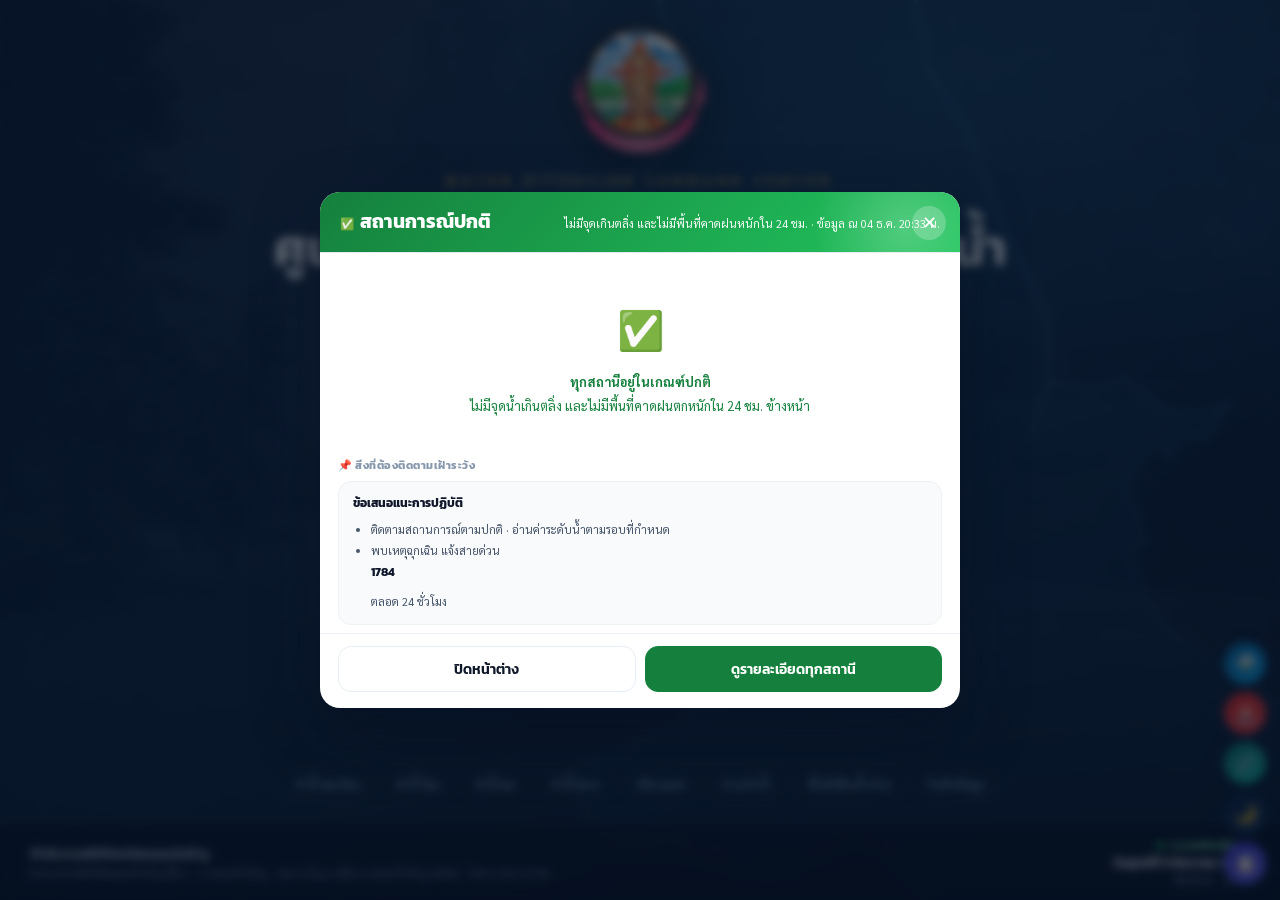
<file: index.html>
<!DOCTYPE html><html lang="th"><head>
<meta charset="UTF-8"><meta name="viewport" content="width=device-width,initial-scale=1">
<title>ศูนย์บัญชาการข้อมูลสถานการณ์น้ำ จังหวัดหนองบัวลำภู</title>
<link rel="icon" type="image/png" sizes="32x32" href="favicon-32.png">
<link rel="icon" type="image/png" sizes="64x64" href="favicon-64.png">
<link rel="icon" type="image/x-icon" href="favicon.ico">
<link rel="apple-touch-icon" sizes="180x180" href="apple-touch-icon.png">
<meta name="theme-color" content="#0a1e3c">
<meta name="description" content="แดชบอร์ดติดตามสถานการณ์น้ำ ระดับน้ำ ฝน อ่างเก็บน้ำ และประตูระบายน้ำ จังหวัดหนองบัวลำภู แบบเรียลไทม์">
<link rel="manifest" href="manifest.json">
<meta name="mobile-web-app-capable" content="yes">
<meta name="apple-mobile-web-app-capable" content="yes">
<meta name="apple-mobile-web-app-status-bar-style" content="black-translucent">
<meta name="apple-mobile-web-app-title" content="น้ำหนองบัวลำภู">
<meta property="og:type" content="website">
<meta property="og:site_name" content="ศูนย์บัญชาการข้อมูลสถานการณ์น้ำ จ.หนองบัวลำภู">
<meta property="og:title" content="ศูนย์บัญชาการข้อมูลสถานการณ์น้ำ จังหวัดหนองบัวลำภู">
<meta property="og:description" content="ติดตามระดับน้ำ ฝน อ่างเก็บน้ำ ประตูระบายน้ำ แบบเรียลไทม์">
<meta property="og:image" content="https://nsonongbualamphutc-debug.github.io/NongBuaLamPhu-Water-Level-Monitoring-V.2/apple-touch-icon.png">
<meta property="og:url" content="https://nsonongbualamphutc-debug.github.io/NongBuaLamPhu-Water-Level-Monitoring-V.2/">
<meta property="og:locale" content="th_TH">
<meta name="twitter:card" content="summary">

<link rel="stylesheet" href="ds.css?v=50">
<link rel="stylesheet" href="mobile.css?v=4">
<link href="https://fonts.googleapis.com/css2?family=Kanit:wght@200;300;400;500;600;700;800&family=Sarabun:wght@400;500;600;700&display=swap" rel="stylesheet">
<style>
html,body{height:100%;overflow:hidden}
body{font-family:'Sarabun',system-ui,sans-serif;background:#06152c;color:#fff}
.cover{position:relative;height:100vh;width:100%;overflow:hidden;display:flex;flex-direction:column}
/* ── ชั้นพื้นหลัง ── */
.bg{position:absolute;inset:0;z-index:0;background-size:cover;background-position:center;opacity:0;transition:opacity 1.1s;
     filter:saturate(.85) contrast(1.05)}
.bg.on{opacity:.62}
/* ชั้นสีคลุมภาพเคลื่อนไหว — ให้ภาพจมอยู่ข้างหลัง เกิดมิติ */
.tint{position:absolute;inset:0;z-index:1;pointer-events:none;background:
  radial-gradient(1100px 620px at 76% 8%,rgba(56,189,248,.20),transparent 62%),
  radial-gradient(900px 560px at 10% 96%,rgba(14,116,144,.28),transparent 64%),
  linear-gradient(168deg,rgba(10,30,60,.80) 0%,rgba(13,42,82,.62) 42%,rgba(6,21,44,.86) 100%)}
.bgfall{position:absolute;inset:0;z-index:0;background:
   radial-gradient(1200px 700px at 78% -10%,rgba(56,189,248,.28),transparent 60%),
   radial-gradient(900px 600px at 12% 110%,rgba(14,116,144,.35),transparent 62%),
   linear-gradient(160deg,#0a1e3c 0%,#0d2a52 45%,#08203f 100%)}
.veil{position:absolute;inset:0;z-index:2;pointer-events:none;background:linear-gradient(180deg,rgba(6,18,38,.30),rgba(6,18,38,.44) 58%,rgba(6,18,38,.72))}
.grid{position:absolute;inset:0;z-index:1;pointer-events:none;opacity:.13;
  background-image:linear-gradient(rgba(125,211,252,.35) 1px,transparent 1px),linear-gradient(90deg,rgba(125,211,252,.35) 1px,transparent 1px);
  background-size:64px 64px;mask-image:radial-gradient(circle at 50% 45%,#000 35%,transparent 78%)}
/* แผนที่จังหวัดเป็นลายน้ำ */
.mapwm{position:absolute;right:-4%;top:50%;transform:translateY(-50%);height:118%;z-index:2;opacity:.22;pointer-events:none;filter:drop-shadow(0 0 22px rgba(56,189,248,.35))}
.mapwm path{fill:none;stroke:#7dd3fc;stroke-width:5;stroke-linejoin:round}
.mapwm .fillp{fill:rgba(56,189,248,.10);stroke:none}
/* คลื่นล่าง */

/* ── เนื้อหา ── */
.inner{position:relative;z-index:5;flex:1;min-height:0;display:flex;flex-direction:column;align-items:center;justify-content:center;text-align:center;padding:24px 28px}
.seal{width:132px;height:132px;object-fit:contain;filter:drop-shadow(0 10px 26px rgba(0,0,0,.55));animation:rise .9s cubic-bezier(.2,.7,.3,1) both}
.kick{margin-top:16px;font-family:'Kanit';font-size:12px;font-weight:600;letter-spacing:6px;color:#c9a24b;text-transform:uppercase;animation:rise .9s .08s cubic-bezier(.2,.7,.3,1) both}
.rule{width:110px;height:2px;margin:12px auto 14px;background:linear-gradient(90deg,transparent,#c9a24b,transparent);animation:rise .9s .12s cubic-bezier(.2,.7,.3,1) both}
h1{font-family:'Kanit';font-weight:600;font-size:clamp(26px,4.4vw,50px);line-height:1.18;letter-spacing:.5px;animation:rise .9s .16s cubic-bezier(.2,.7,.3,1) both}
h1 b{display:block;font-weight:800;background:linear-gradient(92deg,#fff 15%,#bfe3ff 55%,#7dd3fc 95%);-webkit-background-clip:text;background-clip:text;-webkit-text-fill-color:transparent}
.sub{margin-top:12px;font-size:clamp(13px,1.5vw,17px);color:#c9d8ee;animation:rise .9s .22s cubic-bezier(.2,.7,.3,1) both}
.sub b{font-family:'Kanit';font-weight:500;color:#fff}
.en{margin-top:5px;font-size:11px;letter-spacing:3px;color:#7f9bc0;text-transform:uppercase;animation:rise .9s .26s cubic-bezier(.2,.7,.3,1) both}
/* แถบสรุป */
.stats{display:flex;gap:10px;margin-top:26px;flex-wrap:wrap;justify-content:center;animation:rise .9s .3s cubic-bezier(.2,.7,.3,1) both}
.st{background:rgba(255,255,255,.07);border:1px solid rgba(255,255,255,.15);border-radius:14px;padding:11px 18px;min-width:104px;backdrop-filter:blur(7px)}
.st .n{font-family:'Kanit';font-weight:800;font-size:23px;line-height:1;color:#fff}
.st .n small{font-size:11px;font-weight:600;color:#9fc4e8}
.st .l{font-size:10.5px;color:#9fb6d4;margin-top:4px}
/* ปุ่ม */
.acts{display:flex;gap:11px;margin-top:28px;flex-wrap:wrap;justify-content:center;animation:rise .9s .36s cubic-bezier(.2,.7,.3,1) both}
.b{display:inline-flex;align-items:center;gap:9px;font-family:'Kanit';font-weight:600;font-size:14.5px;padding:13px 26px;border-radius:13px;text-decoration:none;transition:.18s;border:1px solid transparent}
.b svg{width:17px;height:17px}
.b.p{background:linear-gradient(135deg,#e9b949,#c9a24b);color:#0a1e3c;box-shadow:0 12px 28px rgba(201,162,75,.34)}
.b.p:hover{transform:translateY(-3px);box-shadow:0 16px 34px rgba(201,162,75,.44)}
.b.s{background:rgba(255,255,255,.09);color:#fff;border-color:rgba(255,255,255,.24);backdrop-filter:blur(7px)}
.b.s:hover{background:rgba(255,255,255,.17);transform:translateY(-3px)}
/* ทางลัด */
.quick{display:flex;gap:7px;margin-top:20px;flex-wrap:wrap;justify-content:center;animation:rise .9s .42s cubic-bezier(.2,.7,.3,1) both}
.q{font-size:11.5px;color:#a9c3e0;text-decoration:none;padding:6px 13px;border-radius:99px;border:1px solid rgba(255,255,255,.13);transition:.15s}
.q:hover{background:rgba(255,255,255,.11);color:#fff;border-color:rgba(255,255,255,.3)}
/* ท้ายปก */
.foot{position:relative;z-index:5;flex:0 0 auto;display:flex;align-items:center;justify-content:space-between;gap:14px;
  padding:13px 30px;border-top:1px solid rgba(255,255,255,.11);background:rgba(4,13,28,.5);backdrop-filter:blur(9px);flex-wrap:wrap}
.foot .org{font-family:'Kanit';font-weight:500;font-size:12.5px;color:#dbe8f8}
.foot .addr{font-size:10.5px;color:#88a2c2;margin-top:2px;line-height:1.45}
.foot .when{text-align:right;font-size:11px;color:#a9c3e0}
.foot .when b{font-family:'Kanit';font-weight:600;color:#fff;display:block;font-size:13px}
.live{display:inline-flex;align-items:center;gap:6px;font-family:'Kanit';font-weight:600;font-size:11px;color:#86efac}
.live .d{width:7px;height:7px;border-radius:50%;background:#22c55e;animation:pulse 1.9s infinite}
@keyframes pulse{0%{box-shadow:0 0 0 0 rgba(34,197,94,.6)}70%{box-shadow:0 0 0 8px transparent}100%{box-shadow:0 0 0 0 transparent}}
@keyframes rise{from{opacity:0;transform:translateY(18px)}to{opacity:1;transform:none}}
@media(max-width:720px){.seal{width:96px;height:96px}.stats{gap:7px}.st{min-width:88px;padding:9px 13px}.foot{justify-content:center;text-align:center}.foot .when{text-align:center}}
@media(max-height:620px){.seal{width:88px;height:88px}.stats{margin-top:16px}.acts{margin-top:18px}.quick{display:none}}

@media(max-width:520px){
  .seal{width:78px;height:78px}
  .kick{font-size:10px;letter-spacing:3px;margin-top:12px}
  h1{font-size:22px}
  .sub{font-size:12px}
  .en{font-size:9.5px;letter-spacing:2px}
  .st{min-width:0;flex:1 1 44%;padding:8px 10px}
  .st .n{font-size:17px}
  .st .l{font-size:9px}
  .b{font-size:13px;padding:11px 18px;flex:1 1 100%;justify-content:center}
  .quick{gap:5px}.q{font-size:10.5px;padding:5px 10px}
  .foot{padding:11px 14px;font-size:11px}
  .foot .addr{font-size:9.5px}
  
}
@media(max-height:560px) and (orientation:landscape){
  .seal{width:64px;height:64px}
  h1{font-size:20px}
  .stats{margin-top:12px}.acts{margin-top:14px}.quick{display:none}
  .rule{margin:8px auto 10px}
}
@media print{html,body{overflow:visible;height:auto}.cover{height:auto;min-height:96vh}.acts,.quick{display:none}}
@media(prefers-reduced-motion:reduce){*{animation:none!important;transition:none!important}}
</style><style>
/* สำรอง: สไตล์ tooltip ขั้นต่ำ เผื่อ ds.css ยังไม่ถูกอัปโหลด */
.tipbox{position:fixed;z-index:9999;display:none;max-width:296px;overflow:hidden;pointer-events:none;
 background:#fff;color:#0f172a;border:1px solid #e4eaf2;border-radius:12px;font-size:10.5px;
 font-family:'Sarabun',system-ui,sans-serif;box-shadow:0 12px 32px rgba(10,30,60,.22)}
.tipbox .simple{padding:7px 10px;line-height:1.5}
.tipbox .tth{font-family:'Kanit',sans-serif;font-weight:600;color:#fff;padding:6px 10px;font-size:11.5px}
.tipbox .body{display:flex;gap:9px;padding:8px 10px}
.tipbox .row{display:flex;justify-content:space-between;gap:10px;padding:2px 0;border-bottom:1px dashed #eef2f7}
.tipbox .row:last-child{border-bottom:0}
.tipbox .row span{color:#64748b;white-space:nowrap}
.tipbox .row b{font-family:'Kanit',sans-serif;font-weight:600;text-align:right}
</style>




</head>
<body>
<div class="cover">
  <div class="bgfall"></div>
  <div class="bg" id="bg"></div>
  <div class="tint"></div>
  <div class="grid"></div>
  <svg class="mapwm" viewBox="0 0 1000 1306" xmlns="http://www.w3.org/2000/svg" aria-hidden="true">
    <path class="fillp" d="M 374.4,1147.3 L 370.6,1155.6 L 359.2,1149.2 L 349.8,1156.4 L 332.0,1180.7 L 315.2,1174.6 L 292.3,1181.0 L 281.7,1161.2 L 268.8,1170.7 L 250.1,1161.3 L 246.3,1147.6 L 229.6,1154.4 L 200.5,1147.9 L 172.9,1124.5 L 161.5,1133.9 L 165.2,1146.5 L 139.1,1135.9 L 123.3,1142.2 L 117.2,1126.8 L 87.9,1110.2 L 65.2,1048.0 L 106.4,1026.8 L 125.4,1030.8 L 150.7,1007.2 L 202.7,989.2 L 217.7,960.5 L 243.0,937.3 L 202.4,917.8 L 190.8,893.4 L 177.6,888.4 L 168.8,876.4 L 174.2,857.8 L 153.8,817.3 L 55.3,787.9 L 45.8,775.5 L 51.8,755.1 L 86.8,739.3 L 68.7,727.1 L 65.4,700.3 L 47.3,686.0 L 62.2,682.2 L 76.4,659.0 L 80.8,673.1 L 113.6,685.7 L 140.0,731.8 L 166.0,717.0 L 145.3,673.3 L 143.7,636.3 L 122.3,606.9 L 98.1,614.7 L 65.2,587.2 L 60.7,572.2 L 43.4,574.5 L 46.3,564.1 L 26.1,551.2 L 2.2,511.5 L 11.1,494.7 L 36.2,496.7 L 51.9,485.7 L 41.4,455.5 L 48.0,438.6 L 0.4,379.8 L 12.3,373.1 L 0.0,339.8 L 10.6,315.5 L 68.9,316.4 L 97.2,329.9 L 154.1,308.7 L 207.2,268.5 L 203.5,243.8 L 216.1,243.6 L 223.6,213.6 L 214.2,196.7 L 215.5,171.6 L 189.1,147.0 L 174.5,101.4 L 141.4,63.0 L 172.2,45.8 L 196.4,65.8 L 208.1,61.3 L 231.2,24.6 L 252.8,18.1 L 335.1,26.2 L 376.4,18.6 L 400.3,27.0 L 418.4,16.1 L 449.0,23.9 L 434.9,7.3 L 480.1,0.0 L 492.3,124.6 L 502.3,144.0 L 500.4,178.7 L 552.8,257.7 L 596.8,380.1 L 652.2,488.4 L 653.6,568.1 L 628.8,641.4 L 653.4,570.0 L 710.4,580.9 L 746.5,565.1 L 794.4,605.0 L 843.8,609.6 L 875.4,594.7 L 847.0,636.9 L 816.2,637.2 L 802.0,664.3 L 792.7,647.5 L 773.0,652.6 L 746.9,696.0 L 771.2,759.3 L 771.3,767.6 L 751.7,776.5 L 770.8,832.4 L 804.7,880.0 L 940.6,967.2 L 985.5,985.8 L 1000.0,1022.8 L 920.7,1201.8 L 901.2,1305.8 L 888.9,1304.4 L 796.1,1286.6 L 736.7,1259.3 L 711.4,1254.0 L 700.2,1260.9 L 674.9,1248.8 L 663.2,1276.2 L 627.3,1271.5 L 606.0,1244.7 L 585.7,1249.5 L 566.2,1239.6 L 565.5,1249.3 L 542.0,1240.8 L 526.7,1220.9 L 520.8,1239.8 L 509.0,1230.1 L 511.0,1211.1 L 487.4,1197.6 L 499.5,1194.6 L 497.5,1185.1 L 477.0,1185.3 L 489.3,1167.5 L 469.8,1166.7 L 456.7,1153.0 L 464.2,1143.4 L 440.4,1142.1 L 448.3,1133.8 L 388.6,1128.2 L 381.0,1151.2 L 374.4,1147.3 Z"/><path d="M 374.4,1147.3 L 370.6,1155.6 L 359.2,1149.2 L 349.8,1156.4 L 332.0,1180.7 L 315.2,1174.6 L 292.3,1181.0 L 281.7,1161.2 L 268.8,1170.7 L 250.1,1161.3 L 246.3,1147.6 L 229.6,1154.4 L 200.5,1147.9 L 172.9,1124.5 L 161.5,1133.9 L 165.2,1146.5 L 139.1,1135.9 L 123.3,1142.2 L 117.2,1126.8 L 87.9,1110.2 L 65.2,1048.0 L 106.4,1026.8 L 125.4,1030.8 L 150.7,1007.2 L 202.7,989.2 L 217.7,960.5 L 243.0,937.3 L 202.4,917.8 L 190.8,893.4 L 177.6,888.4 L 168.8,876.4 L 174.2,857.8 L 153.8,817.3 L 55.3,787.9 L 45.8,775.5 L 51.8,755.1 L 86.8,739.3 L 68.7,727.1 L 65.4,700.3 L 47.3,686.0 L 62.2,682.2 L 76.4,659.0 L 80.8,673.1 L 113.6,685.7 L 140.0,731.8 L 166.0,717.0 L 145.3,673.3 L 143.7,636.3 L 122.3,606.9 L 98.1,614.7 L 65.2,587.2 L 60.7,572.2 L 43.4,574.5 L 46.3,564.1 L 26.1,551.2 L 2.2,511.5 L 11.1,494.7 L 36.2,496.7 L 51.9,485.7 L 41.4,455.5 L 48.0,438.6 L 0.4,379.8 L 12.3,373.1 L 0.0,339.8 L 10.6,315.5 L 68.9,316.4 L 97.2,329.9 L 154.1,308.7 L 207.2,268.5 L 203.5,243.8 L 216.1,243.6 L 223.6,213.6 L 214.2,196.7 L 215.5,171.6 L 189.1,147.0 L 174.5,101.4 L 141.4,63.0 L 172.2,45.8 L 196.4,65.8 L 208.1,61.3 L 231.2,24.6 L 252.8,18.1 L 335.1,26.2 L 376.4,18.6 L 400.3,27.0 L 418.4,16.1 L 449.0,23.9 L 434.9,7.3 L 480.1,0.0 L 492.3,124.6 L 502.3,144.0 L 500.4,178.7 L 552.8,257.7 L 596.8,380.1 L 652.2,488.4 L 653.6,568.1 L 628.8,641.4 L 653.4,570.0 L 710.4,580.9 L 746.5,565.1 L 794.4,605.0 L 843.8,609.6 L 875.4,594.7 L 847.0,636.9 L 816.2,637.2 L 802.0,664.3 L 792.7,647.5 L 773.0,652.6 L 746.9,696.0 L 771.2,759.3 L 771.3,767.6 L 751.7,776.5 L 770.8,832.4 L 804.7,880.0 L 940.6,967.2 L 985.5,985.8 L 1000.0,1022.8 L 920.7,1201.8 L 901.2,1305.8 L 888.9,1304.4 L 796.1,1286.6 L 736.7,1259.3 L 711.4,1254.0 L 700.2,1260.9 L 674.9,1248.8 L 663.2,1276.2 L 627.3,1271.5 L 606.0,1244.7 L 585.7,1249.5 L 566.2,1239.6 L 565.5,1249.3 L 542.0,1240.8 L 526.7,1220.9 L 520.8,1239.8 L 509.0,1230.1 L 511.0,1211.1 L 487.4,1197.6 L 499.5,1194.6 L 497.5,1185.1 L 477.0,1185.3 L 489.3,1167.5 L 469.8,1166.7 L 456.7,1153.0 L 464.2,1143.4 L 440.4,1142.1 L 448.3,1133.8 L 388.6,1128.2 L 381.0,1151.2 L 374.4,1147.3 Z"/>
  </svg>
  <div class="veil"></div>

  <div class="inner">
    <img class="seal" src="logo-nbp-lg.png" alt="ตราสัญลักษณ์จังหวัดหนองบัวลำภู">
    <div class="kick">Water Situation Command Center</div>
    <div class="rule"></div>
    <h1>ศูนย์บัญชาการข้อมูลสถานการณ์น้ำ<b>จังหวัดหนองบัวลำภู</b></h1>
    <div class="sub">ระบบติดตามและเฝ้าระวังสถานการณ์น้ำ เพื่อการบริหารและตัดสินใจ</div>

    <div class="stats">
      <div class="st" data-tip="จุดตรวจวัดระดับน้ำที่เจ้าหน้าที่บันทึกข้อมูลทุกวัน"><div class="n">20<small> จุด</small></div><div class="l">สถานีตรวจวัด</div></div>
      <div class="st" data-tip="ลำน้ำสายหลักที่ติดตาม: พะเนียง · โมง · มอ · พวย"><div class="n">4<small> สาย</small></div><div class="l">ลำน้ำหลัก</div></div>
      <div class="st" data-tip="อ่างเก็บน้ำขนาดกลางและเล็ก ความจุรวม 31.56 ล้าน ลบ.ม."><div class="n">15<small> แห่ง</small></div><div class="l">อ่างเก็บน้ำ</div></div>
      <div class="st" data-tip="ประตูระบายน้ำของกรมชลประทานในลำน้ำพะเนียง"><div class="n">3<small> แห่ง</small></div><div class="l">ประตูระบายน้ำ</div></div>
      <div class="st" data-tip="ครอบคลุมทุกอำเภอและทุกตำบลของจังหวัด"><div class="n">6<small>/59</small></div><div class="l">อำเภอ / ตำบล</div></div>
    </div>

    <div class="acts">
      <a class="b p" href="dashboard.html"><svg viewBox="0 0 24 24" fill="none" stroke="currentColor" stroke-width="2" stroke-linecap="round" stroke-linejoin="round"><path d="M3 3h7v7H3zM14 3h7v7h-7zM14 14h7v7h-7zM3 14h7v7H3z"/></svg>เข้าสู่แดชบอร์ด</a><a class="b p" href="rivers.html"><svg viewBox="0 0 24 24" fill="none" stroke="currentColor" stroke-width="2" stroke-linecap="round" stroke-linejoin="round"><path d="M3 3h7v7H3zM14 3h7v7h-7zM14 14h7v7h-7zM3 14h7v7H3z"/></svg>ภาพรวมทุกลำน้ำ</a>
      <a class="b s" href="daily_briefing.html"><svg viewBox="0 0 24 24" fill="none" stroke="currentColor" stroke-width="2" stroke-linecap="round" stroke-linejoin="round"><path d="M14 2H6a2 2 0 0 0-2 2v16a2 2 0 0 0 2 2h12a2 2 0 0 0 2-2V8z"/><path d="M14 2v6h6M8 13h8M8 17h8"/></svg>รายงานประจำวัน</a>
    </div>

    <div class="quick">
      <a class="q" href="paneang.html">ลำน้ำพะเนียง</a><a class="q" href="mong.html">ลำน้ำโมง</a>
      <a class="q" href="mo.html">ลำน้ำมอ</a><a class="q" href="phuay.html">ลำน้ำพวย</a>
      <a class="q" href="rainfall.html">ปริมาณฝน</a><a class="q" href="reservoir.html">อ่างเก็บน้ำ</a><a class="q" href="flood_risk.html">พื้นที่เสี่ยงน้ำท่วม</a>
      <a class="q" href="input.html">บันทึกข้อมูล</a>
    </div>
  </div>

  <div class="foot">
    <div>
      <div class="org">สำนักงานสถิติจังหวัดหนองบัวลำภู</div>
      <div class="addr">ศาลากลางจังหวัดหนองบัวลำภู ชั้น 2 · ถ.หนองบัวลำภู - เลย ต.ลำภู อ.เมือง จ.หนองบัวลำภู 39000 · โทร 0 4231 6736</div>
    </div>
    <div class="when"><span class="live"><span class="d"></span>ระบบพร้อมใช้งาน</span><b id="dt">—</b><span id="tm">—</span> <span class="ver-stamp" style="opacity:.6;font-size:9.5px">· รุ่น v27</span></div>
  </div>
</div>
<script src="ds.js?v=27" defer></script>
<script>
/* ถ้าไม่มีไฟล์พื้นหลัง ระบบจะใช้พื้นหลังไล่เฉด + ลายขอบเขตจังหวัดแทนอัตโนมัติ */
(function(){
  /* พื้นหลังหน้าปก — วางไฟล์ชื่อใดชื่อหนึ่งไว้โฟลเดอร์เดียวกัน ระบบจะเลือกให้เอง
     รองรับภาพเคลื่อนไหว (.gif / .webp) และภาพนิ่ง (.jpg / .png) */
  var CANDIDATES=['cover-bg.webp','cover-bg.gif','cover-bg.jpg','cover-bg.png','flood.gif'];
  (function tryNext(i){
    if(i>=CANDIDATES.length) return;                 /* ไม่มีไฟล์เลย → ใช้พื้นหลังสำรอง */
    var img=new Image();
    img.onload=function(){
      var b=document.getElementById('bg');
      b.style.backgroundImage='url('+CANDIDATES[i]+')';
      b.classList.add('on');
    };
    img.onerror=function(){ tryNext(i+1); };
    img.src=CANDIDATES[i];
  })(0);
  var MON=['มกราคม','กุมภาพันธ์','มีนาคม','เมษายน','พฤษภาคม','มิถุนายน','กรกฎาคม','สิงหาคม','กันยายน','ตุลาคม','พฤศจิกายน','ธันวาคม'];
  var DOW=['อาทิตย์','จันทร์','อังคาร','พุธ','พฤหัสบดี','ศุกร์','เสาร์'];
  function tick(){var d=new Date();
    document.getElementById('dt').textContent='วัน'+DOW[d.getDay()]+'ที่ '+d.getDate()+' '+MON[d.getMonth()]+' '+(d.getFullYear()+543);
    document.getElementById('tm').textContent=d.toLocaleTimeString('th-TH',{hour:'2-digit',minute:'2-digit'})+' น.';}
  tick();setInterval(tick,30000);
  /* นับตัวเลขบนการ์ดขึ้นจาก 0 */
  document.querySelectorAll('.st .n').forEach(function(el){
    var m=el.textContent.match(/^\s*([\d.]+)/); if(!m) return;
    var to=parseFloat(m[1]), rest=el.innerHTML.replace(/^\s*[\d.]+/,''), s=null;
    requestAnimationFrame(function step(t){ s=s||t;
      var p=Math.min((t-s)/1000,1), v=to*(1-Math.pow(1-p,3));
      el.innerHTML=(to%1?v.toFixed(1):Math.round(v))+rest;
      if(p<1) requestAnimationFrame(step);
    });
  });
})();
</script>
<div class="tipbox" id="tipbox"></div>
<script>
/* สำรอง: ถ้า ds.js โหลดไม่ได้ (ยังไม่ได้อัปไฟล์) ให้ติดตั้งระบบ tooltip ในหน้าเอง */
window.addEventListener('load',function(){
  if(window.__dsTip) return;
  window.__dsTip=true; window.TIPS=window.TIPS||{};
  var tip=document.getElementById('tipbox');
  if(!tip){tip=document.createElement('div');tip.className='tipbox';tip.id='tipbox';document.body.appendChild(tip);}
  function place(e){var r=tip.getBoundingClientRect(),x=e.clientX+15,y=e.clientY+15;
    if(x+r.width>window.innerWidth-8)x=Math.max(8,e.clientX-r.width-15);
    if(y+r.height>window.innerHeight-8)y=Math.max(8,e.clientY-r.height-15);
    tip.style.left=x+'px';tip.style.top=y+'px';}
  document.addEventListener('mouseover',function(e){
    var t=e.target.closest&&e.target.closest('[data-tip],[data-tipid]'); if(!t)return;
    var html=t.dataset.tipid?window.TIPS[t.dataset.tipid]:'<div class="simple">'+t.dataset.tip+'</div>';
    if(!html)return; tip.innerHTML=html; tip.style.display='block'; place(e);});
  document.addEventListener('mousemove',function(e){if(tip.style.display==='block')place(e);});
  document.addEventListener('mouseout',function(e){
    if(e.target.closest&&e.target.closest('[data-tip],[data-tipid]'))tip.style.display='none';});
});
</script>
<script>
/* ═══ ตัวบังคับให้ได้เวอร์ชันล่าสุดเสมอ ═══
   ถ้าเบราว์เซอร์ยังใช้ Service Worker ตัวเก่าค้างอยู่ จะสั่งอัปเดตและรีโหลดให้อัตโนมัติ 1 ครั้ง */
(function(){
  if(!('serviceWorker' in navigator)) return;
  try{
    navigator.serviceWorker.getRegistrations().then(function(rs){
      rs.forEach(function(r){ try{ r.update(); }catch(e){} });
    });
    var done=false;
    navigator.serviceWorker.addEventListener('controllerchange',function(){
      if(done) return; done=true;
      if(!sessionStorage.getItem('wnb_reload_v27')){
        sessionStorage.setItem('wnb_reload_v27','1');
        location.reload();
      }
    });
  }catch(e){}
})();
</script>

<style id="SOS-CSS">
/* ══════ ปุ่มลอย: แจ้งเหตุ · แชร์ · สลับโหมด ══════ */
#fabWrap button:hover{transform:translateY(-3px);box-shadow:0 10px 26px rgba(10,30,60,.45)}
#fabWrap button:active{transform:scale(.93)}
#sosBtn{background:linear-gradient(145deg,#dc2626,#ef4444);color:#fff;
 animation:sosPulse 2.6s ease-in-out infinite}
@keyframes sosPulse{0%,100%{box-shadow:0 6px 20px rgba(220,38,38,.4)}
 50%{box-shadow:0 6px 26px rgba(220,38,38,.7),0 0 0 6px rgba(239,68,68,.16)}}
#shareBtn{background:linear-gradient(145deg,#0f766e,#14b8a6);color:#fff}
#themeBtn{background:linear-gradient(145deg,#0a1e3c,#1e3a5f);color:#fff}
html[data-theme="dark"] #themeBtn{background:linear-gradient(145deg,#e3c375,#c9a24b);color:#0b1220}
@media (max-width:640px){
  #fabWrap{right:12px;bottom:12px;gap:8px}
  #fabWrap button{width:44px;height:44px;font-size:18px}
}
@media print{#fabWrap{display:none !important}}

/* ══════ แผ่นข้อมูลติดต่อ ══════ */
#sosSheet{position:fixed;inset:0;z-index:9999;background:rgba(8,20,38,.55);
 backdrop-filter:blur(4px);-webkit-backdrop-filter:blur(4px);
 display:none;align-items:flex-end;justify-content:center;padding:0}
#sosSheet.on{display:flex;animation:sosFade .2s ease}
@keyframes sosFade{from{opacity:0}to{opacity:1}}
#sosCard{width:100%;max-width:520px;background:#fff;border-radius:22px 22px 0 0;
 max-height:88vh;overflow-y:auto;box-shadow:0 -10px 40px rgba(10,30,60,.3);
 animation:sosUp .32s cubic-bezier(.2,.8,.25,1);padding-bottom:env(safe-area-inset-bottom)}
@keyframes sosUp{from{transform:translateY(100%)}to{transform:none}}
@media (min-width:640px){
  #sosSheet{align-items:center}
  #sosCard{border-radius:22px;max-height:84vh}
}
#sosCard .sh{background:linear-gradient(135deg,#b91c1c,#dc2626);color:#fff;padding:16px 18px;
 position:sticky;top:0;z-index:2}
#sosCard .sh b{display:block;font-family:'Kanit',sans-serif;font-weight:700;font-size:17px;line-height:1.3}
#sosCard .sh span{display:block;font-size:11.5px;opacity:.9;margin-top:3px}
#sosCard .sh .x{position:absolute;right:12px;top:12px;width:34px;height:34px;border-radius:50%;
 background:rgba(255,255,255,.2);border:0;color:#fff;font-size:17px;cursor:pointer}
#sosCard .sb{padding:16px 18px 20px}
.sosline{display:flex;align-items:center;gap:13px;padding:13px 14px;border-radius:14px;
 border:1px solid #e6edf5;background:#fff;margin-bottom:10px;text-decoration:none;color:inherit;
 transition:transform .16s,box-shadow .16s}
.sosline:active{transform:scale(.985)}
.sosline:hover{box-shadow:0 6px 18px rgba(15,40,80,.12)}
.sosline .ic{flex:0 0 42px;height:42px;border-radius:13px;display:flex;align-items:center;
 justify-content:center;font-size:19px}
.sosline .tx{flex:1;min-width:0}
.sosline .tx em{display:block;font-style:normal;font-size:10.5px;color:#7c8ba1;line-height:1.3}
.sosline .tx b{display:block;font-family:'Kanit',sans-serif;font-weight:700;font-size:15px;
 line-height:1.35;color:#0f172a;margin-top:2px}
.sosline .tx small{display:block;font-size:11px;color:#8798ad;line-height:1.5;margin-top:3px;font-weight:400}
.sosline .go{flex:0 0 auto;color:#94a3b8;font-size:15px}
.sosline.hot{border-color:#fca5a5;background:linear-gradient(150deg,#fef2f2,#fff)}
.sosline.hot .ic{background:#fee2e2}
.sosline.hot .tx b{color:#b91c1c;font-size:19px;letter-spacing:.5px}
.sosline.tel .ic{background:#e0f2fe}
.sosline.map .ic{background:#dcfce7}
.sosline.web .ic{background:#ede9fe}
.soshead{font-family:'Kanit',sans-serif;font-weight:700;font-size:11px;color:#8798ad;
 letter-spacing:.6px;margin:16px 0 8px}
.sosnote{font-size:11px;color:#8798ad;line-height:1.6;background:#f8fafc;border:1px solid #eef2f7;
 border-radius:12px;padding:11px 13px;margin-top:6px}
.sosshare{display:grid;grid-template-columns:1fr 1fr;gap:9px;margin-top:10px}
.sosshare button{height:46px;border-radius:13px;border:1px solid #e6edf5;background:#fff;cursor:pointer;
 font-family:'Kanit',sans-serif;font-weight:600;font-size:13px;color:#0f172a;
 display:flex;align-items:center;justify-content:center;gap:7px}
.sosshare button:active{transform:scale(.97)}
.sosshare .line{background:#06c755;border-color:#06c755;color:#fff}
/* โหมดมืด */
html[data-theme="dark"] #sosCard{background:#161f31;color:#dbe4f0}
html[data-theme="dark"] .sosline{background:#1a2437;border-color:#2b3a52}
html[data-theme="dark"] .sosline .tx b{color:#e8eef7}
html[data-theme="dark"] .sosline.hot{background:linear-gradient(150deg,#2e1717,#1a2437);border-color:#7f2323}
html[data-theme="dark"] .sosline.hot .tx b{color:#fca5a5}
html[data-theme="dark"] .sosnote{background:#131c2c;border-color:#243247;color:#8fa0b6}
html[data-theme="dark"] .sosshare button{background:#1a2437;border-color:#2b3a52;color:#dbe4f0}
html[data-theme="dark"] .sosshare .line{background:#06c755;color:#fff}
</style>
<script id="SOS-JS">
/* ══════ ปุ่มลอย + แผ่นแจ้งเหตุ/ติดต่อ ══════ */
(function(){
  var ORG = {
    name:'สำนักงานป้องกันและบรรเทาสาธารณภัยจังหวัดหนองบัวลำภู',
    addr:'ชั้น 3 ศาลากลางจังหวัดหนองบัวลำภู ถนนหนองบัวลำภู-เลย ต.ลำภู อ.เมือง จ.หนองบัวลำภู 39000',
    tel:'042-316710', telFull:'042-316710 ถึง 5',
    hotline:'1784',
    web:'https://nbp.disaster.go.th/'
  };
  var TK='wnb_theme';
  function themeGet(){ try{return localStorage.getItem(TK);}catch(e){return null;} }
  function sysDark(){ try{return matchMedia('(prefers-color-scheme:dark)').matches;}catch(e){return false;} }
  function themeApply(t){
    document.documentElement.setAttribute('data-theme',t);
    var b=document.getElementById('themeBtn');
    if(b){ b.textContent = t==='dark'?'☀️':'🌙';
           b.title = t==='dark'?'สลับเป็นโหมดสว่าง':'สลับเป็นโหมดมืด';
           b.setAttribute('aria-label',b.title); }
  }
  themeApply(themeGet() || 'light');   /* เปิดมาเป็นโหมดสว่างเสมอ ผู้ใช้เลือกมืดเองได้ */

  function sheetHTML(){
    var mapQ = encodeURIComponent('ศาลากลางจังหวัดหนองบัวลำภู');
    return '<div id="sosCard" onclick="event.stopPropagation()">'
     + '<div class="sh"><b>🚨 แจ้งเหตุ · ติดต่อหน่วยงาน</b>'
     + '<span>'+ORG.name+'</span>'
     + '<button class="x" onclick="wnbSOS(false)" aria-label="ปิด">✕</button></div>'
     + '<div class="sb">'
     + '<div class="soshead">แจ้งเหตุด่วน</div>'
     + '<a class="sosline hot" href="tel:'+ORG.hotline+'"><span class="ic">📞</span>'
     + '<span class="tx"><em>สายด่วนแจ้งเหตุสาธารณภัย</em><b>'+ORG.hotline+'</b>'
     + '<small>รับแจ้งตลอด 24 ชั่วโมง · กดเพื่อโทรทันที</small></span><span class="go">›</span></a>'
     + '<div class="soshead">ติดต่อสำนักงาน</div>'
     + '<a class="sosline tel" href="tel:'+ORG.tel.replace(/-/g,'')+'"><span class="ic">☎️</span>'
     + '<span class="tx"><em>โทรศัพท์สำนักงาน</em><b>'+ORG.telFull+'</b>'
     + '<small>เวลาราชการ จันทร์–ศุกร์ 08:30–16:30 น.</small></span><span class="go">›</span></a>'
     + '<a class="sosline map" href="https://www.google.com/maps/search/?api=1&query='+mapQ+'" target="_blank" rel="noopener">'
     + '<span class="ic">📍</span><span class="tx"><em>ที่ตั้งสำนักงาน</em><b>ศาลากลางจังหวัด ชั้น 3</b>'
     + '<small>'+ORG.addr+'</small></span><span class="go">›</span></a>'
     + '<a class="sosline web" href="'+ORG.web+'" target="_blank" rel="noopener"><span class="ic">🌐</span>'
     + '<span class="tx"><em>เว็บไซต์ทางการ</em><b>ปภ.จังหวัดหนองบัวลำภู</b>'
     + '<small>nbp.disaster.go.th</small></span><span class="go">›</span></a>'
     + '<div class="soshead">แชร์หน้านี้</div>'
     + '<div class="sosshare">'
     + '<button class="line" onclick="wnbShare(\'line\')">💬 ส่งทาง LINE</button>'
     + '<button onclick="wnbShare(\'copy\')">🔗 คัดลอกลิงก์</button></div>'
     + '<div class="sosnote">ℹ️ ข้อมูลระดับน้ำในระบบนี้รายงานโดยเจ้าหน้าที่ประจำจุดตรวจวัด '
     + 'หากพบสถานการณ์ผิดปกติในพื้นที่ กรุณาแจ้งสายด่วน <b>'+ORG.hotline+'</b> ทันที '
     + 'ไม่ต้องรอให้ระบบขึ้นสถานะวิกฤติ</div>'
     + '</div></div>';
  }

  window.wnbSOS=function(open){
    var el=document.getElementById('sosSheet');
    if(!el) return;
    if(open){ el.innerHTML=sheetHTML(); el.classList.add('on'); document.body.style.overflow='hidden'; }
    else { el.classList.remove('on'); el.innerHTML=''; document.body.style.overflow=''; }
  };
  window.wnbShare=function(how){
    var url=location.href, txt='ระบบติดตามสถานการณ์น้ำ จ.หนองบัวลำภู';
    if(how==='line'){
      window.open('https://social-plugins.line.me/lineit/share?url='+encodeURIComponent(url)
        +'&text='+encodeURIComponent(txt),'_blank','noopener');
    } else {
      var done=function(){ var b=event&&event.target; if(b){ var o=b.innerHTML; b.innerHTML='✅ คัดลอกแล้ว';
        setTimeout(function(){ b.innerHTML=o; },1600); } };
      if(navigator.clipboard&&navigator.clipboard.writeText){ navigator.clipboard.writeText(url).then(done,done); }
      else { var t=document.createElement('textarea'); t.value=url; document.body.appendChild(t);
             t.select(); try{document.execCommand('copy');}catch(e){} document.body.removeChild(t); done(); }
    }
  };

  function boot(){
    if(document.getElementById('fabWrap')) return;
    /* วางชุดปุ่มไว้ในแถบบนของหน้า (ไม่บังเนื้อหา) — ถ้าไม่มีแถบบนค่อยลอยมุมล่าง */
    var wrap=document.createElement('div'); wrap.id='fabWrap';
    wrap.innerHTML='<button id="sosBtn" type="button" title="แจ้งเหตุ · ติดต่อหน่วยงาน" aria-label="แจ้งเหตุ">🚨</button>'
      +'<button id="shareBtn" type="button" title="แชร์หน้านี้" aria-label="แชร์">🔗</button>'
      +'<button id="themeBtn" type="button">🌙</button>';
    var bar=document.querySelector('.topbar')||document.querySelector('header.top')||document.querySelector('.top');
    var host=bar?(bar.querySelector('.top-right')||bar):null;
    if(host){ host.appendChild(wrap); }
    else{ wrap.className='floating'; document.body.appendChild(wrap); }
    var sheet=document.createElement('div'); sheet.id='sosSheet';
    sheet.onclick=function(e){ if(e.target===sheet) wnbSOS(false); };
    document.body.appendChild(sheet);
    document.getElementById('sosBtn').onclick=function(){ wnbSOS(true); };
    document.getElementById('shareBtn').onclick=function(){ wnbShare('copy'); };
    document.getElementById('themeBtn').onclick=function(){
      var t=(document.documentElement.getAttribute('data-theme')==='dark')?'light':'dark';
      try{ localStorage.setItem(TK,t); }catch(e){}
      themeApply(t);
      try{ if(window.map) setTimeout(function(){ map.invalidateSize(); },260); }catch(e){}
    };
    themeApply(document.documentElement.getAttribute('data-theme')||'light');
    document.addEventListener('keydown',function(e){ if(e.key==='Escape') wnbSOS(false); });
  }
  if(document.readyState==='loading') document.addEventListener('DOMContentLoaded',boot); else boot();
})();
</script>

<script src="weather_alert.js?v=4" defer></script>
<script src="alert_log.js?v=2" defer></script>
<script src="alert_popup.js?v=2" defer></script>

<div id="offlineBar" style="display:none;position:fixed;left:0;right:0;bottom:0;z-index:9999;
  background:#b45309;color:#fff;font-family:'Kanit',sans-serif;font-size:13px;text-align:center;
  padding:9px 14px;box-shadow:0 -4px 16px rgba(0,0,0,.25)">
  ⚠️ ออฟไลน์ — ข้อมูลที่เห็นอาจไม่ใช่ล่าสุด กรุณาเชื่อมต่ออินเทอร์เน็ตเพื่อดึงข้อมูลใหม่
</div>
<script>
(function(){
  var bar=document.getElementById('offlineBar');
  function upd(){ bar.style.display = navigator.onLine ? 'none' : 'block'; }
  window.addEventListener('online',upd); window.addEventListener('offline',upd); upd();
})();
</script>

<style id="cineCss">
  .inner>*{opacity:0;transform:translateY(14px);animation:cineUp .7s cubic-bezier(.2,.8,.25,1) forwards}
  .inner>.seal{animation-delay:.05s}.inner>.kick{animation-delay:.14s}.inner>.rule{animation-delay:.2s}
  .inner>h1{animation-delay:.26s}.inner>.sub{animation-delay:.34s}.inner>.lvpill{animation-delay:.4s}
  .inner>.stats{animation-delay:.46s}.inner>.acts{animation-delay:.56s}.inner>.quick{animation-delay:.66s}
  @keyframes cineUp{to{opacity:1;transform:none}}
  .lvpill{display:inline-flex;align-items:center;gap:9px;margin:4px auto 2px;padding:8px 18px;border-radius:99px;
    font-family:'Kanit',sans-serif;font-weight:700;font-size:14px;color:#fff;box-shadow:0 6px 20px rgba(0,0,0,.25);backdrop-filter:blur(3px)}
  .lvpill .d{width:10px;height:10px;border-radius:50%;background:#fff;animation:lvb 1.3s ease-in-out infinite}
  @keyframes lvb{50%{opacity:.35;transform:scale(.7)}}
  .lvpill small{font-weight:500;font-size:11px;opacity:.9}
  .q{position:relative}
  .q .qd{display:inline-block;width:8px;height:8px;border-radius:50%;margin-right:6px;vertical-align:middle;box-shadow:0 0 0 2px rgba(255,255,255,.25)}
  @keyframes provBob{50%{transform:translateY(-7px)}}
</style>
<script>
(function(){
  var GAS="https://script.google.com/macros/s/AKfycbyNbwf9250krK8ObZwR83RYgg139pf72T7QMh1paVb2BI3OD5n1U4nIPEDCdIZGkU7F/exec";
  /* 1) KPI นับขึ้น */
  document.querySelectorAll('.stats .st .n').forEach(function(el){
    var html=el.innerHTML, m=html.match(/^(\d+)/); if(!m)return;
    var target=+m[1], rest=html.slice(m[1].length), t0=null;
    el.innerHTML='0'+rest;
    requestAnimationFrame(function step(t){t0=t0||t;var p=Math.min((t-t0)/1100,1),e=1-Math.pow(1-p,3);
      el.innerHTML=Math.round(target*e)+rest; if(p<1)requestAnimationFrame(step);});
  });
  /* 2) จังหวัดค่อย ๆ เติมน้ำ (clip น้ำเข้ารูปจังหวัด) */
  var svg=document.querySelector('.mapwm'), fp=svg&&svg.querySelector('.fillp'), waterRect=null;
  function setupWater(){
    if(!svg||!fp) return;
    var ns='http://www.w3.org/2000/svg';
    var defs=document.createElementNS(ns,'defs');
    var cp=document.createElementNS(ns,'clipPath'); cp.setAttribute('id','provClip');
    var pc=fp.cloneNode(true); pc.removeAttribute('class'); cp.appendChild(pc); defs.appendChild(cp);
    var lg=document.createElementNS(ns,'linearGradient'); lg.setAttribute('id','provWater');
    lg.setAttribute('x1','0');lg.setAttribute('y1','0');lg.setAttribute('x2','0');lg.setAttribute('y2','1');
    lg.innerHTML='<stop offset="0" stop-color="#38bdf8" stop-opacity=".7"/><stop offset="1" stop-color="#0369a1" stop-opacity=".82"/>';
    defs.appendChild(lg);
    svg.insertBefore(defs, svg.firstChild);
    var g=document.createElementNS(ns,'g'); g.setAttribute('clip-path','url(#provClip)'); g.setAttribute('opacity','.5');
    waterRect=document.createElementNS(ns,'rect'); waterRect.setAttribute('x','-40'); waterRect.setAttribute('width','1080');
    waterRect.setAttribute('height','1400'); waterRect.setAttribute('fill','url(#provWater)'); waterRect.setAttribute('y','1306');
    waterRect.style.animation='provBob 4.5s ease-in-out infinite';
    g.appendChild(waterRect); svg.appendChild(g);
  }
  function riseTo(frac){
    if(!waterRect)return; var H=1306, targetY=H-Math.max(.1,Math.min(1,frac))*H, t0=null, startY=+waterRect.getAttribute('y');
    requestAnimationFrame(function s(t){t0=t0||t;var p=Math.min((t-t0)/1700,1),e=1-Math.pow(1-p,3);
      waterRect.setAttribute('y', startY+(targetY-startY)*e); if(p<1)requestAnimationFrame(s);});
  }
  setupWater(); riseTo(0.55);  /* ค่าเริ่มต้น จะปรับตามข้อมูลจริงเมื่อโหลดเสร็จ */

  /* 3) ป้ายสถานการณ์วันนี้ (สด) + สีน้ำ + จุดสถานะ quick links */
  var COL={crit:'#dc2626',warn:'#f59e0b',normal:'#16a34a'};
  function num(o,ks){for(var i=0;i<ks.length;i++){var v=o&&o[ks[i]];if(v!=null&&!isNaN(+v))return +v;}return null;}
  fetch(GAS+'?action=summary&_t='+Date.now(),{cache:'no-store'}).then(function(r){return r.json();}).then(function(d){
    d=(d&&d.v)?d.v:d; var k=d&&d.kpi?d.kpi:d;
    var crit=num(k,['crit','overflow','over'])||0, warn=num(k,['warn','warnHigh','watch'])||0;
    var resAvg=num(k,['resAvg','reservoirAvg','resPct']);
    var st = crit>0?'crit':warn>0?'warn':'normal';
    var label = crit>0?('เฝ้าระวังสูง — เกินตลิ่ง '+crit+' จุด'):warn>0?('เฝ้าระวัง '+warn+' จุด'):'สถานการณ์ปกติ';
    /* ป้าย verdict แทรกหลัง .sub */
    var sub=document.querySelector('.inner .sub');
    if(sub){ var pill=document.createElement('div'); pill.className='lvpill';
      pill.style.background='linear-gradient(135deg,'+COL[st]+','+COL[st]+'cc)';
      pill.innerHTML='<span class="d"></span>สถานการณ์วันนี้ · '+(st==='crit'?'🔴':st==='warn'?'🟡':'🟢')+' '+label+(d&&d.updated?'<small> · '+d.updated+'</small>':'');
      sub.parentNode.insertBefore(pill, sub.nextSibling);
    }
    /* สีน้ำจังหวัดตามสถานะ + ระดับตาม resAvg ถ้ามี */
    var gradStops=document.querySelectorAll('#provWater stop');
    if(gradStops.length){ var c=COL[st];
      gradStops[0].setAttribute('stop-color', st==='normal'?'#38bdf8':c); gradStops[0].setAttribute('stop-opacity','.55');
      gradStops[1].setAttribute('stop-color', st==='normal'?'#0369a1':c); gradStops[1].setAttribute('stop-opacity','.8'); }
    if(resAvg!=null) riseTo(Math.max(.25,Math.min(.95,resAvg/100)));
    /* จุดสถานะบน quick links ของลำน้ำ/อ่าง */
    [['paneang.html',st],['mong.html',st],['mo.html',st],['phuay.html',st],['reservoir.html', resAvg!=null&&resAvg>=85?'warn':'normal']].forEach(function(p){
      var a=document.querySelector('.quick a[href="'+p[0]+'"]'); if(a&&!a.querySelector('.qd')){
        var dot=document.createElement('span'); dot.className='qd'; dot.style.background=COL[p[1]]; a.insertBefore(dot,a.firstChild);} });
  }).catch(function(){ /* ออฟไลน์: คงหน้าปกนิ่ง ๆ ไม่มีป้ายสด */ });
})();
</script>

</body></html>
</file>
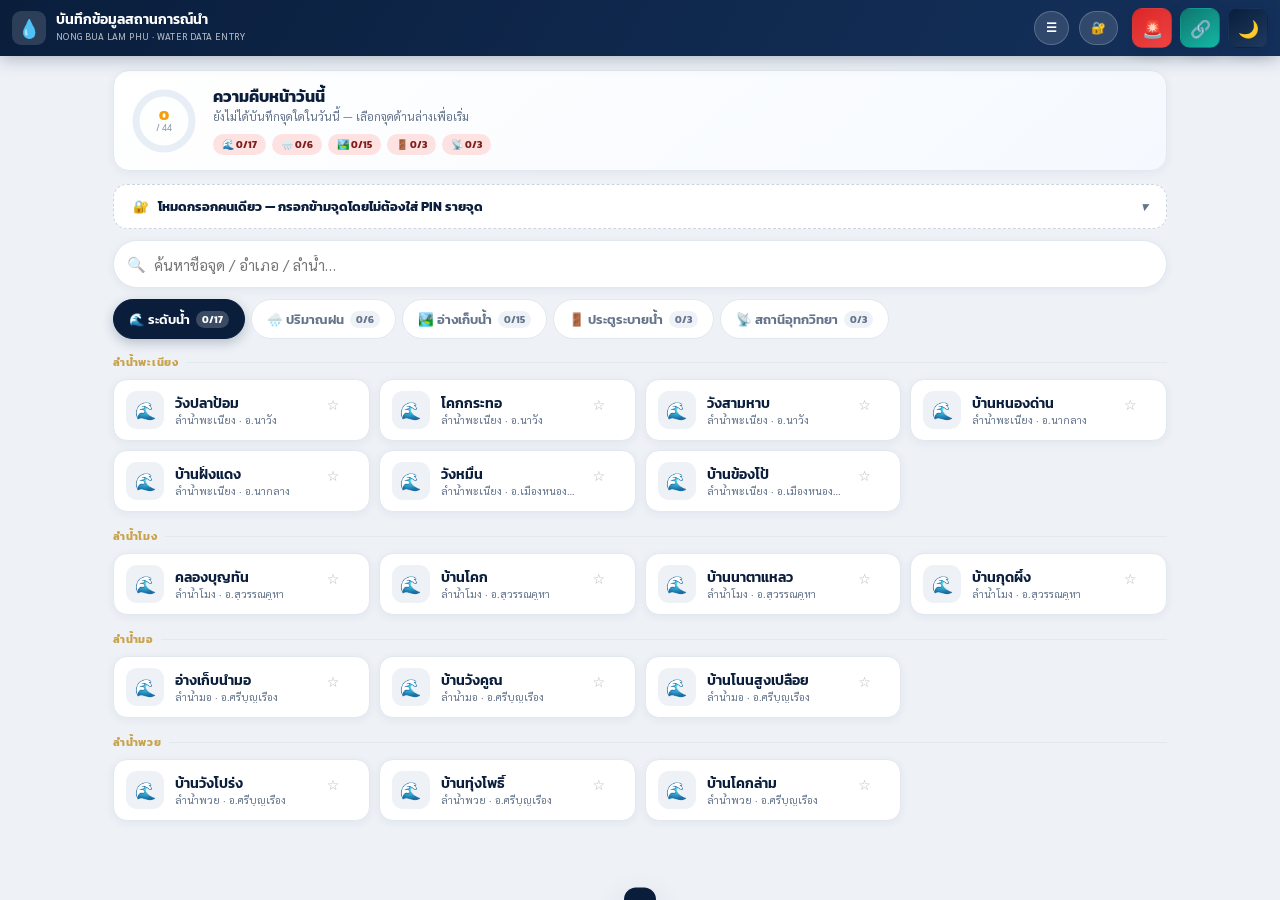
<file: input.html>
<!DOCTYPE html><html lang="th"><head>
<meta charset="UTF-8">
<meta name="viewport" content="width=device-width,initial-scale=1,viewport-fit=cover">
<meta name="theme-color" content="#0a1e3c">
<title>บันทึกข้อมูลสถานการณ์น้ำ · จ.หนองบัวลำภู</title>
<link rel="manifest" href="manifest.json">
<link rel="icon" type="image/png" sizes="32x32" href="favicon-32.png">
<link rel="icon" type="image/png" sizes="64x64" href="favicon-64.png">
<link rel="icon" type="image/x-icon" href="favicon.ico">
<link rel="apple-touch-icon" sizes="180x180" href="apple-touch-icon.png">
<link rel="preconnect" href="https://fonts.googleapis.com">
<link rel="preconnect" href="https://fonts.gstatic.com" crossorigin>
<link href="https://fonts.googleapis.com/css2?family=Sarabun:wght@400;500;600;700&family=Kanit:wght@400;500;600;700;800&display=swap" rel="stylesheet">
<script src="config.js"></script>
<style>
:root{
  --navy:#0a1e3c; --navy2:#14315c; --ink:#0f172a; --muted:#64748b; --faint:#94a3b8;
  --line:#e2e8f0; --bg:#eef2f7; --card:#ffffff;
  --ok:#16a34a; --warn:#f59e0b; --crit:#dc2626; --info:#0891b2; --gold:#c9a24b;
  --disp:'Kanit',sans-serif; --body:'Sarabun',system-ui,sans-serif;
  --r:16px; --sh:0 2px 10px rgba(15,40,80,.06); --sh2:0 14px 34px rgba(15,40,80,.16);
  --tap:48px;
}
*{box-sizing:border-box;-webkit-tap-highlight-color:transparent}
html,body{margin:0;padding:0}
body{font-family:var(--body);background:var(--bg);color:var(--ink);font-size:15px;line-height:1.55;
  padding-bottom:env(safe-area-inset-bottom)}
button,input,select,textarea{font-family:inherit;font-size:inherit;color:inherit}
button{cursor:pointer;border:0;background:none}
.hide{display:none !important}
.sr{position:absolute;width:1px;height:1px;overflow:hidden;clip:rect(0 0 0 0)}


/* ═══════ เมนูไปหน้าอื่น ═══════ */
a.logo{text-decoration:none;color:#fff}
.navsheet{position:fixed;inset:0;z-index:150;background:rgba(8,20,38,.5);backdrop-filter:blur(3px);
  display:none;align-items:flex-start;justify-content:center;padding:64px 14px 20px;overflow:auto}
.navsheet.on{display:flex;animation:fade .2s}
.navbox{background:#fff;border-radius:18px;width:100%;max-width:420px;overflow:hidden;box-shadow:var(--sh2)}
.navbox h4{margin:0;padding:14px 16px;font-family:var(--disp);font-size:13px;color:var(--navy);
  border-bottom:1px solid var(--line);display:flex;align-items:center;gap:8px}
.navbox h4 button{margin-left:auto;width:30px;height:30px;border-radius:50%;background:var(--bg);color:var(--muted)}
.navbox a{display:flex;align-items:center;gap:11px;padding:12px 16px;text-decoration:none;color:var(--ink);
  border-bottom:1px solid var(--line);font-size:14px;transition:background .15s}
.navbox a:last-child{border-bottom:0}
.navbox a:active{background:var(--bg)}
.navbox a .i{font-size:18px;width:24px;text-align:center}
.navbox a .l{flex:1;min-width:0}
.navbox a .l b{display:block;font-family:var(--disp);font-weight:600;font-size:13.5px;line-height:1.25}
.navbox a .l span{display:block;font-size:10px;color:var(--faint);letter-spacing:.3px}
.navbox a.cur{background:linear-gradient(90deg,#eff6ff,#fff)}
.navbox a.cur .l b{color:var(--navy)}

/* ═══════ โหมดกรอกคนเดียว (Sub-admin) ═══════ */
.sabar{background:#fff;border:1px dashed #cbd5e1;border-radius:14px;padding:11px 13px;margin-bottom:11px}
.sabar>button.tg{width:100%;display:flex;align-items:center;gap:9px;font-family:var(--disp);font-weight:600;
  font-size:12.5px;color:var(--navy);text-align:left}
.sabar>button.tg .c{margin-left:auto;color:var(--muted);transition:.2s}
.sabar.open>button.tg .c{transform:rotate(180deg)}
.sapick{display:none;gap:7px;margin-top:11px;flex-wrap:wrap}
.sabar.open .sapick{display:flex}
.sapick button{flex:1 1 auto;min-width:112px;height:42px;border-radius:11px;color:#fff;font-family:var(--disp);
  font-weight:600;font-size:12px;display:inline-flex;align-items:center;justify-content:center;gap:6px}
.saon{background:linear-gradient(135deg,#fef3c7,#fde68a);border:1px solid #f59e0b;border-radius:14px;
  padding:12px 14px;margin-bottom:11px;display:flex;align-items:center;gap:12px}
.saon .ic{font-size:24px}
.saon .tx{flex:1;min-width:0}
.saon .tx b{display:block;font-family:var(--disp);font-weight:700;font-size:13.5px;color:#92400e}
.saon .tx span{display:block;font-size:11.5px;color:#78350f;line-height:1.45;margin-top:1px}
.saon button{height:34px;padding:0 12px;border-radius:99px;background:#92400e;color:#fff;
  font-family:var(--disp);font-size:11.5px;font-weight:600;white-space:nowrap}

/* ช่องพิมพ์ PIN */
.pintype{position:relative;max-width:300px;margin:0 auto 14px}
.pintype input{width:100%;height:52px;border-radius:14px;border:1px solid var(--line);background:#fff;
  padding:0 46px 0 16px;font-family:var(--disp);font-size:19px;font-weight:700;letter-spacing:5px;
  text-align:center;box-shadow:var(--sh)}
.pintype input:focus{outline:none;border-color:var(--navy);box-shadow:0 0 0 3px rgba(10,30,60,.09)}
.pintype .eye{position:absolute;right:7px;top:50%;transform:translateY(-50%);width:38px;height:38px;
  border-radius:50%;font-size:16px;color:var(--muted)}
/* ═══════ TOP BAR ═══════ */
.top{position:sticky;top:0;z-index:60;background:linear-gradient(120deg,var(--navy),var(--navy2));
  color:#fff;padding:calc(9px + env(safe-area-inset-top)) 14px 9px;display:flex;align-items:center;gap:10px;
  box-shadow:0 3px 16px rgba(10,30,60,.28)}
.top .logo{width:34px;height:34px;border-radius:9px;background:rgba(255,255,255,.14);display:flex;
  align-items:center;justify-content:center;font-size:18px;flex:0 0 34px}
.top .tt{flex:1;min-width:0}
.top .tt b{display:block;font-family:var(--disp);font-weight:600;font-size:14px;line-height:1.2;
  white-space:nowrap;overflow:hidden;text-overflow:ellipsis}
.top .tt span{display:block;font-size:9.5px;opacity:.72;letter-spacing:.4px;text-transform:uppercase}
.tbtn{height:34px;min-width:34px;padding:0 11px;border-radius:99px;background:rgba(255,255,255,.13);
  border:1px solid rgba(255,255,255,.2);color:#fff;font-family:var(--disp);font-weight:600;font-size:12px;
  display:inline-flex;align-items:center;gap:5px;transition:background .18s}
.tbtn:active{background:rgba(255,255,255,.3)}
.netpill{height:30px;padding:0 10px;border-radius:99px;font-family:var(--disp);font-size:11px;font-weight:700;
  display:none;align-items:center;gap:5px;background:#fff;color:var(--navy)}
.netpill.on{display:inline-flex}
.netpill.off{background:#fecaca;color:#7f1d1d}
.netpill.q{background:#fde68a;color:#78350f}

/* ═══════ LAYOUT ═══════ */
.wrap{max-width:1080px;margin:0 auto;padding:14px 13px 26px}
.screen{display:none;animation:fade .28s ease}
.screen.on{display:block}
@keyframes fade{from{opacity:0;transform:translateY(8px)}to{opacity:1;transform:none}}
.card{background:var(--card);border:1px solid var(--line);border-radius:var(--r);box-shadow:var(--sh)}
.pad{padding:15px 16px}

/* ═══════ HERO / PROGRESS ═══════ */
.hero{background:linear-gradient(140deg,#fff,#f5f9ff);border:1px solid var(--line);border-radius:var(--r);
  box-shadow:var(--sh);padding:15px 16px;display:flex;align-items:center;gap:15px;margin-bottom:13px}
.hero .ring{flex:0 0 68px;width:68px;height:68px;position:relative}
.hero .ring text{font-family:var(--disp)}
.hero .ht{flex:1;min-width:0}
.hero .ht h1{margin:0;font-family:var(--disp);font-weight:700;font-size:16px;color:var(--navy);line-height:1.25}
.hero .ht p{margin:3px 0 0;font-size:11.5px;color:var(--muted);line-height:1.45}
.hero .hb{display:flex;gap:6px;margin-top:8px;flex-wrap:wrap}
.chipk{font-family:var(--disp);font-size:10px;font-weight:700;padding:3px 9px;border-radius:99px;
  background:var(--bg);color:var(--muted)}
.chipk.ok{background:#dcfce7;color:#14532d}
.chipk.wait{background:#fee2e2;color:#7f1d1d}

/* ═══════ SEARCH + TABS ═══════ */
.search{position:relative;margin-bottom:11px}
.search input{width:100%;height:var(--tap);border-radius:99px;border:1px solid var(--line);background:#fff;
  padding:0 42px 0 40px;font-size:15px;box-shadow:var(--sh)}
.search input:focus{outline:none;border-color:var(--navy);box-shadow:0 0 0 3px rgba(10,30,60,.09)}
.search .ic{position:absolute;left:14px;top:50%;transform:translateY(-50%);font-size:15px;opacity:.5}
.search .clr{position:absolute;right:6px;top:50%;transform:translateY(-50%);width:34px;height:34px;
  border-radius:50%;color:var(--muted);font-size:17px}
.tabs{display:flex;flex-wrap:wrap;gap:6px;padding-bottom:3px;margin-bottom:12px}
.tabs::-webkit-scrollbar{display:none}
.tab{flex:0 0 auto;height:40px;padding:0 15px;border-radius:99px;background:#fff;border:1px solid var(--line);
  font-family:var(--disp);font-weight:600;font-size:12.5px;color:var(--muted);display:inline-flex;
  align-items:center;gap:6px;transition:.18s;white-space:nowrap}
.tab .n{font-size:10px;background:var(--bg);border-radius:99px;padding:1px 6px;font-weight:700}
.tab.on{background:var(--navy);color:#fff;border-color:var(--navy);box-shadow:0 4px 12px rgba(10,30,60,.24)}
.tab.on .n{background:rgba(255,255,255,.2)}

/* ═══════ POINT LIST ═══════ */
.grp{margin-bottom:16px}
.grp>h3{margin:0 0 8px;font-family:var(--disp);font-weight:700;font-size:11px;color:var(--gold);
  letter-spacing:.7px;text-transform:uppercase;display:flex;align-items:center;gap:7px}
.grp>h3::after{content:'';flex:1;height:1px;background:var(--line)}
.plist{display:grid;grid-template-columns:repeat(auto-fill,minmax(232px,1fr));gap:9px}
.pt{position:relative;display:flex;align-items:center;gap:11px;background:#fff;border:1px solid var(--line);
  border-radius:14px;padding:11px 12px;text-align:left;min-height:var(--tap);box-shadow:var(--sh);
  transition:transform .18s,box-shadow .18s,border-color .18s;width:100%}
.pt:active{transform:scale(.985)}
.pt:hover{border-color:#c7d5e6;box-shadow:0 8px 20px rgba(15,40,80,.12)}
.pt.done{background:linear-gradient(140deg,#fff,#f0fdf4);border-color:#bbf7d0}
.pt .av{flex:0 0 38px;height:38px;border-radius:11px;display:flex;align-items:center;justify-content:center;
  font-size:17px;background:var(--bg)}
.pt.done .av{background:#dcfce7}
.pt .pn{flex:1;min-width:0}
.pt .pn b{display:block;font-family:var(--disp);font-weight:600;font-size:13.5px;color:var(--navy);
  line-height:1.25;white-space:nowrap;overflow:hidden;text-overflow:ellipsis}
.pt .pn span{display:block;font-size:10.5px;color:var(--muted);white-space:nowrap;overflow:hidden;
  text-overflow:ellipsis;margin-top:1px}
.pt .fav{flex:0 0 30px;height:30px;border-radius:50%;font-size:14px;opacity:.3;transition:.18s}
.pt .fav.on{opacity:1}
.pt .tick{position:absolute;top:7px;right:8px;font-size:10px;font-family:var(--disp);font-weight:700;
  color:#15803d;background:#dcfce7;border-radius:99px;padding:1px 7px}
.empty{text-align:center;padding:34px 16px;color:var(--faint);font-size:13px}
.empty .e{font-size:34px;display:block;margin-bottom:8px;opacity:.6}

/* ═══════ PIN SCREEN ═══════ */
.pinwrap{max-width:400px;margin:14px auto}
.pinhead{text-align:center;margin-bottom:16px}
.pinhead .ic{font-size:40px}
.pinhead h2{margin:6px 0 3px;font-family:var(--disp);font-weight:700;font-size:19px;color:var(--navy)}
.pinhead p{margin:0;font-size:12.5px;color:var(--muted)}
.pindots{display:flex;justify-content:center;gap:10px;margin:18px 0}
.pindots i{width:14px;height:14px;border-radius:50%;background:var(--line);transition:.18s}
.pindots i.f{background:var(--navy);transform:scale(1.15)}
.pindots.err i{background:#fca5a5;animation:shake .4s}
@keyframes shake{0%,100%{transform:translateX(0)}25%{transform:translateX(-7px)}75%{transform:translateX(7px)}}
.kp{display:grid;grid-template-columns:repeat(3,1fr);gap:9px;max-width:300px;margin:0 auto}
.kp button{height:58px;border-radius:14px;background:#fff;border:1px solid var(--line);box-shadow:var(--sh);
  font-family:var(--disp);font-weight:600;font-size:22px;color:var(--navy);transition:.12s}
.kp button:active{transform:scale(.94);background:var(--bg)}
.kp button.act{font-size:17px;color:var(--muted)}
.kp button.go{background:var(--navy);color:#fff;border-color:var(--navy)}
.pinmsg{text-align:center;margin-top:14px;font-size:12.5px;min-height:20px}
.pinmsg.err{color:var(--crit);font-weight:600}

/* ═══════ FORM ═══════ */
.fhead{position:sticky;top:52px;z-index:40;background:#fff;border:1px solid var(--line);border-radius:var(--r);
  box-shadow:var(--sh);padding:11px 13px;display:flex;align-items:center;gap:10px;margin-bottom:12px}
.fhead .av{flex:0 0 40px;height:40px;border-radius:12px;background:var(--bg);display:flex;align-items:center;
  justify-content:center;font-size:19px}
.fhead .ft{flex:1;min-width:0}
.fhead .ft b{display:block;font-family:var(--disp);font-weight:700;font-size:14.5px;color:var(--navy);
  line-height:1.2;white-space:nowrap;overflow:hidden;text-overflow:ellipsis}
.fhead .ft span{display:block;font-size:10.5px;color:var(--muted);margin-top:1px;white-space:nowrap;
  overflow:hidden;text-overflow:ellipsis}
.fhead .x{flex:0 0 auto;height:34px;padding:0 12px;border-radius:99px;background:var(--bg);color:var(--muted);
  font-family:var(--disp);font-size:11.5px;font-weight:600}

.lastbox{display:flex;align-items:center;gap:11px;background:linear-gradient(135deg,#f8fafc,#eef4fb);
  border:1px solid var(--line);border-radius:14px;padding:11px 13px;margin-bottom:12px}
.lastbox .ic{font-size:20px}
.lastbox .lt{flex:1;min-width:0}
.lastbox .lt em{font-style:normal;display:block;font-size:10px;color:var(--muted)}
.lastbox .lt b{font-family:var(--disp);font-weight:700;font-size:16px;color:var(--navy);
  font-variant-numeric:tabular-nums}
.lastbox .lt span{display:block;font-size:10px;color:var(--faint);margin-top:1px}
.lastbox .use{height:34px;padding:0 13px;border-radius:99px;background:var(--navy);color:#fff;
  font-family:var(--disp);font-size:11.5px;font-weight:600}

.fld{margin-bottom:13px}
.fld>label{display:block;font-family:var(--disp);font-weight:600;font-size:12px;color:var(--navy);
  margin-bottom:5px}
.fld>label .req{color:var(--crit)}
.fld>label .hint{font-weight:400;color:var(--faint);font-size:10.5px}
.inp{width:100%;height:var(--tap);border-radius:12px;border:1px solid var(--line);background:#fff;
  padding:0 13px;font-size:15px;transition:.16s}
.inp:focus{outline:none;border-color:var(--navy);box-shadow:0 0 0 3px rgba(10,30,60,.08)}
textarea.inp{height:auto;padding:11px 13px;resize:vertical;min-height:62px}
.two{display:grid;grid-template-columns:1fr 1fr;gap:10px}

/* ตัวเลขหลัก — ช่องใหญ่พร้อมปุ่มปรับค่า */
.bignum{background:#fff;border:2px solid var(--line);border-radius:16px;padding:13px 14px;transition:.18s}
.bignum.ok{border-color:#86efac;background:linear-gradient(140deg,#fff,#f0fdf4)}
.bignum.warn{border-color:#fcd34d;background:linear-gradient(140deg,#fff,#fffbeb)}
.bignum.crit{border-color:#fca5a5;background:linear-gradient(140deg,#fff,#fef2f2)}
.bignum .row{display:flex;align-items:center;gap:9px}
.bignum input{flex:1;min-width:0;border:0;background:none;font-family:var(--disp);font-weight:800;
  font-size:32px;letter-spacing:-.6px;font-variant-numeric:tabular-nums;padding:0;width:100%}
.bignum input:focus{outline:none}
.bignum input::-webkit-outer-spin-button,.bignum input::-webkit-inner-spin-button{-webkit-appearance:none;margin:0}
.bignum .u{font-family:var(--disp);font-size:12px;color:var(--muted);white-space:nowrap;font-weight:600}
.steps{display:flex;gap:6px;margin-top:10px;flex-wrap:wrap}
.steps button{height:36px;min-width:52px;padding:0 11px;border-radius:99px;background:var(--bg);
  border:1px solid var(--line);font-family:var(--disp);font-weight:700;font-size:12px;color:var(--navy)}
.steps button:active{background:#dbe4ef}
.delta{margin-top:9px;font-size:11.5px;font-family:var(--disp);font-weight:600;display:none}
.delta.on{display:block}

.banner{display:flex;align-items:flex-start;gap:9px;border-radius:12px;padding:10px 12px;font-size:12.5px;
  line-height:1.5;margin-top:11px;border:1px solid}
.banner .d{width:9px;height:9px;border-radius:50%;flex:0 0 9px;margin-top:5px}
.banner.neutral{background:var(--bg);border-color:var(--line);color:var(--muted)}
.banner.neutral .d{background:var(--faint)}
.banner.ok{background:#f0fdf4;border-color:#bbf7d0;color:#14532d}
.banner.ok .d{background:var(--ok)}
.banner.warn{background:#fffbeb;border-color:#fde68a;color:#78350f}
.banner.warn .d{background:var(--warn)}
.banner.crit{background:#fef2f2;border-color:#fecaca;color:#7f1d1d}
.banner.crit .d{background:var(--crit)}
.banner.info{background:#ecfeff;border-color:#a5f3fc;color:#155e75}
.banner.info .d{background:var(--info)}

details.more{border:1px solid var(--line);border-radius:14px;background:#fff;overflow:hidden;margin-bottom:12px}
details.more>summary{list-style:none;cursor:pointer;padding:13px 14px;font-family:var(--disp);font-weight:600;
  font-size:12.5px;color:var(--navy);display:flex;align-items:center;gap:8px}
details.more>summary::-webkit-details-marker{display:none}
details.more>summary::after{content:'▾';margin-left:auto;color:var(--muted);transition:.2s}
details.more[open]>summary::after{transform:rotate(180deg)}
details.more .inner{padding:0 14px 14px}

.savebar{position:sticky;bottom:0;z-index:45;padding:11px 0 calc(11px + env(safe-area-inset-bottom));
  background:linear-gradient(180deg,rgba(238,242,247,0),var(--bg) 34%)}
.btn{width:100%;height:52px;border-radius:14px;font-family:var(--disp);font-weight:700;font-size:15px;
  display:flex;align-items:center;justify-content:center;gap:8px;transition:.16s}
.btn-pri{background:linear-gradient(120deg,var(--navy),var(--navy2));color:#fff;box-shadow:0 8px 22px rgba(10,30,60,.3)}
.btn-pri:active{transform:translateY(1px)}
.btn-pri:disabled{opacity:.55;box-shadow:none}
.btn-gh{background:#fff;border:1px solid var(--line);color:var(--navy)}
.spin{width:15px;height:15px;border:2.5px solid rgba(255,255,255,.35);border-top-color:#fff;border-radius:50%;
  animation:sp .7s linear infinite;display:inline-block}
@keyframes sp{to{transform:rotate(360deg)}}

/* ═══════ HISTORY ═══════ */
.hist{margin-top:14px}
.hist .hh{display:flex;align-items:center;gap:8px;margin-bottom:9px}
.hist .hh h3{margin:0;font-family:var(--disp);font-weight:700;font-size:13px;color:var(--navy)}
.hist .hh .n{margin-left:auto;font-size:10.5px;color:var(--muted);font-family:var(--disp);font-weight:600}
.spark{width:100%;height:88px;display:block;background:#fff;border:1px solid var(--line);border-radius:12px}
.hrow{display:flex;align-items:center;gap:10px;padding:9px 12px;border-bottom:1px solid var(--line);font-size:12.5px}
.hrow:last-child{border-bottom:0}
.hrow .dt{flex:0 0 auto;font-family:var(--disp);font-size:11px;color:var(--muted);min-width:78px}
.hrow .vv{font-family:var(--disp);font-weight:700;font-variant-numeric:tabular-nums}
.hrow .rc{margin-left:auto;font-size:10.5px;color:var(--faint);white-space:nowrap;overflow:hidden;
  text-overflow:ellipsis;max-width:38%}

/* ═══════ TOAST ═══════ */
.toast{position:fixed;left:50%;bottom:22px;transform:translate(-50%,140%);z-index:200;max-width:calc(100% - 26px);
  background:var(--navy);color:#fff;border-radius:14px;padding:12px 16px;font-size:13px;line-height:1.5;
  box-shadow:var(--sh2);transition:transform .34s cubic-bezier(.2,.8,.3,1);text-align:center}
.toast.on{transform:translate(-50%,0)}
.toast.ok{background:#14532d}
.toast.err{background:#7f1d1d}

/* ═══════ QUEUE / ADMIN ═══════ */
.qrow{display:flex;align-items:center;gap:10px;padding:11px 13px;border-bottom:1px solid var(--line)}
.qrow:last-child{border-bottom:0}
.qrow .qi{flex:1;min-width:0}
.qrow .qi b{display:block;font-family:var(--disp);font-size:12.5px;font-weight:600}
.qrow .qi span{display:block;font-size:10.5px;color:var(--muted)}
.qrow .del{width:34px;height:34px;border-radius:9px;background:#fef2f2;color:var(--crit);font-size:15px}
.arow{display:grid;grid-template-columns:1fr 116px 96px 74px;gap:8px;align-items:center;padding:9px 0;
  border-bottom:1px solid var(--line)}
.arow .an{min-width:0}
.arow .an b{display:block;font-family:var(--disp);font-size:12.5px;font-weight:600;white-space:nowrap;
  overflow:hidden;text-overflow:ellipsis}
.arow .an span{font-size:10px;color:var(--muted)}
.arow input{height:38px;border-radius:10px;border:1px solid var(--line);padding:0 9px;font-size:13px;width:100%}
.arow button{height:38px;border-radius:10px;background:var(--navy);color:#fff;font-family:var(--disp);
  font-size:11.5px;font-weight:600}
@media(max-width:640px){
  .arow{grid-template-columns:1fr 1fr;gap:6px}
  .arow .an{grid-column:1/-1}
  .two{grid-template-columns:1fr}
  .fhead{top:50px}
}
</style><link rel="stylesheet" href="mobile.css?v=4">
</head>
<body>
<header class="top">
  <a class="logo" href="index.html" title="กลับหน้าปกนำเสนอ">💧</a>
  <div class="tt"><b>บันทึกข้อมูลสถานการณ์น้ำ</b><span>Nong Bua Lam Phu · Water Data Entry</span></div>
  <span id="netpill" class="netpill" onclick="showScreen('scr-queue')"></span>
  <button class="tbtn" onclick="toggleNav()" title="ไปยังหน้าอื่น">☰</button>
  <button class="tbtn" id="btnAdmin" onclick="openAdmin()" title="ผู้ดูแลระบบ">🔐</button>
</header>

<div class="navsheet" id="navSheet" onclick="if(event.target===this)toggleNav()">
  <div class="navbox">
    <h4>🧭 ไปยังหน้าอื่น <button onclick="toggleNav()">✕</button></h4>
    <a href="index.html"><span class="i">🏠</span><span class="l"><b>หน้าปกนำเสนอ</b><span>COVER</span></span></a>
    <a href="dashboard.html"><span class="i">📊</span><span class="l"><b>ภาพรวมสถานการณ์</b><span>EXECUTIVE SUMMARY</span></span></a>
    <a href="daily_briefing.html"><span class="i">📄</span><span class="l"><b>รายงานประจำวัน</b><span>DAILY BRIEFING</span></span></a>
    <a href="rivers.html"><span class="i">🗂️</span><span class="l"><b>ภาพรวมทุกลำน้ำ</b><span>ALL RIVERS</span></span></a>
    <a href="paneang.html"><span class="i">🌊</span><span class="l"><b>ลำน้ำพะเนียง</b><span>PHANEANG</span></span></a>
    <a href="mong.html"><span class="i">🌊</span><span class="l"><b>ลำน้ำโมง</b><span>MONG</span></span></a>
    <a href="mo.html"><span class="i">🌊</span><span class="l"><b>ลำน้ำมอ</b><span>MO</span></span></a>
    <a href="phuay.html"><span class="i">🌊</span><span class="l"><b>ลำน้ำพวย</b><span>PHUAY</span></span></a>
    <a href="rainfall.html"><span class="i">🌧️</span><span class="l"><b>ปริมาณฝน</b><span>RAINFALL</span></span></a>
    <a href="reservoir.html"><span class="i">🏞️</span><span class="l"><b>อ่างเก็บน้ำ</b><span>RESERVOIR</span></span></a>
    <a href="thresholds.html"><span class="i">⚙️</span><span class="l"><b>ตั้งค่าเกณฑ์</b><span>THRESHOLDS · แอดมิน</span></span></a>
    <a href="flood_risk.html"><span class="i">🌊</span><span class="l"><b>พื้นที่เสี่ยงน้ำท่วม</b><span>FLOOD RISK AREA</span></span></a>
    <a href="input.html" class="cur"><span class="i">✍️</span><span class="l"><b>บันทึกข้อมูล</b><span>DATA INPUT · หน้านี้</span></span></a>
  </div>
</div>

<div class="wrap">

<!-- ══════════ 1. เลือกจุดบันทึก ══════════ -->
<section id="scr-pick" class="screen on">
  <div class="hero">
    <div class="ring"><svg viewBox="0 0 68 68" width="68" height="68" id="progRing"></svg></div>
    <div class="ht">
      <h1 id="progTitle">ความคืบหน้าวันนี้</h1>
      <p id="progDesc">กำลังตรวจสอบ…</p>
      <div class="hb" id="progChips"></div>
    </div>
  </div>

  <div id="saBar"></div>

  <div class="search">
    <span class="ic">🔍</span>
    <input id="q" type="search" placeholder="ค้นหาชื่อจุด / อำเภอ / ลำน้ำ…" oninput="renderPick()" autocomplete="off">
    <button class="clr hide" id="qclr" onclick="document.getElementById('q').value='';renderPick();this.classList.add('hide')">✕</button>
  </div>

  <div class="tabs" id="tabs"></div>
  <div id="pickBody"></div>
</section>

<!-- ══════════ 2. ใส่ PIN ══════════ -->
<section id="scr-pin" class="screen">
  <div class="pinwrap">
    <div class="pinhead">
      <div class="ic" id="pinIcon">🔒</div>
      <h2 id="pinTitle">—</h2>
      <p id="pinSub">—</p>
    </div>
    <div class="pintype">
      <input id="pinType" type="password" inputmode="numeric" autocomplete="off" maxlength="20"
             placeholder="พิมพ์ PIN" oninput="pinTyped(this.value)"
             onkeydown="if(event.key==='Enter')submitPin()">
      <button class="eye" onclick="togglePinEye()" id="pinEye" title="แสดง/ซ่อน PIN">👁</button>
    </div>
    <div class="pindots" id="pinDots"></div>
    <div class="kp" id="keypad"></div>
    <div class="pinmsg" id="pinMsg">กรอก PIN ประจำจุดเพื่อเข้าบันทึก</div>
    <div style="margin-top:16px"><button class="btn btn-gh" onclick="backToPick()">← กลับไปเลือกจุด</button></div>
  </div>
</section>

<!-- ══════════ 3. ฟอร์มบันทึก ══════════ -->
<section id="scr-form" class="screen">
  <div class="fhead">
    <div class="av" id="fIcon">🌊</div>
    <div class="ft"><b id="fName">—</b><span id="fMeta">—</span></div>
    <button class="x" onclick="leaveForm()">ออก</button>
  </div>

  <div id="fLast"></div>
  <div id="fBody"></div>

  <div class="savebar">
    <button class="btn btn-pri" id="btnSave" onclick="doSave()">💾 บันทึกข้อมูล</button>
  </div>

  <div class="hist card" style="overflow:hidden">
    <div class="pad" style="padding-bottom:10px">
      <div class="hh"><h3>📈 ประวัติย้อนหลัง</h3><span class="n" id="histN">—</span></div>
      <div id="histChart"></div>
    </div>
    <div id="histRows"></div>
  </div>
</section>

<!-- ══════════ 4. รายการค้างส่ง ══════════ -->
<section id="scr-queue" class="screen">
  <div class="card" style="overflow:hidden;margin-bottom:12px">
    <div class="pad">
      <div class="hh" style="display:flex;align-items:center;gap:8px">
        <h3 style="margin:0;font-family:var(--disp);font-size:14px;color:var(--navy)">📥 ข้อมูลที่ค้างส่ง</h3>
        <span class="n" id="qN" style="margin-left:auto;font-size:11px;color:var(--muted)"></span>
      </div>
      <p style="margin:6px 0 0;font-size:12px;color:var(--muted);line-height:1.5">
        รายการเหล่านี้บันทึกไว้ในเครื่องแล้ว ระบบจะส่งให้อัตโนมัติเมื่อกลับมาออนไลน์ · กดปุ่มด้านล่างเพื่อส่งทันที
      </p>
    </div>
    <div id="qList"></div>
  </div>
  <button class="btn btn-pri" onclick="flushQueue(true)">🔄 ส่งข้อมูลที่ค้างทั้งหมด</button>
  <div style="height:9px"></div>
  <button class="btn btn-gh" onclick="backToPick()">← กลับไปเลือกจุด</button>
</section>

<!-- ══════════ 5. ผู้ดูแลระบบ ══════════ -->
<section id="scr-admin" class="screen">
  <div id="adminLogin">
    <div class="pinwrap">
      <div class="pinhead"><div class="ic">🔐</div><h2>ผู้ดูแลระบบ</h2><p>จัดการ PIN ของทุกจุดบันทึก</p></div>
      <div class="fld"><label>รหัสผู้ดูแล</label>
        <input class="inp" id="adminPin" type="password" inputmode="numeric" autocomplete="off"
               placeholder="กรอกรหัสผู้ดูแล" onkeydown="if(event.key==='Enter')adminLogin()"></div>
      <button class="btn btn-pri" id="btnAdminLogin" onclick="adminLogin()">เข้าสู่ระบบ</button>
      <div class="pinmsg" id="adminMsg"></div>
      <div style="margin-top:14px"><button class="btn btn-gh" onclick="backToPick()">← กลับ</button></div>
    </div>
  </div>
  <div id="adminPanel" class="hide">
    <div class="fhead">
      <div class="av">🔐</div>
      <div class="ft"><b>ผู้ดูแลระบบ</b><span>ตั้งค่า PIN และชื่อผู้รับผิดชอบแต่ละจุด</span></div>
      <button class="x" onclick="adminLogout()">ออก</button>
    </div>
    <div class="tabs" id="adminTabs"></div>
    <div class="card pad" id="adminBody"></div>
  </div>
</section>

</div>
<div class="toast" id="toast"></div>
<script>
/* ══════════════════════════════════════════════════════════════════════════
   ระบบบันทึกข้อมูลสถานการณ์น้ำ จ.หนองบัวลำภู — v2 (เขียนใหม่ทั้งหมด)
   • สัญญา API เดิมทุกประการ (action / พารามิเตอร์ไม่เปลี่ยน) — หลังบ้านไม่ต้องแก้
   • แก้บั๊กค่า 0 หาย · ระบบเตือนค่าผิดปกติที่เดิมไม่ทำงาน · สถานะสีค้าง ฯลฯ
   ══════════════════════════════════════════════════════════════════════════ */
"use strict";
const API_URL = (window.APP_CONFIG && window.APP_CONFIG.API_URL) ||
  "https://script.google.com/macros/s/AKfycbyNbwf9250krK8ObZwR83RYgg139pf72T7QMh1paVb2BI3OD5n1U4nIPEDCdIZGkU7F/exec";

/* ── ตัวช่วยพื้นฐาน ─────────────────────────────────────────────── */
const $  = id => document.getElementById(id);
const esc = s => String(s==null?'':s).replace(/[&<>"']/g, c =>
  ({'&':'&amp;','<':'&lt;','>':'&gt;','"':'&quot;',"'":'&#39;'}[c]));
const nf = (v,d) => (v==null||v===''||isNaN(v)) ? '—' : Number(v).toFixed(d);

/* สำคัญ: เก็บเลข 0 ไว้เสมอ — ของเดิมใช้ (v ? parseFloat(v) : "") ทำให้ 0 หาย
   เช่น ฝน 0 มม. · ปิดบานประตู 0 บาน · อัตราการไหล 0 บันทึกไม่ได้ */
function numOrBlank(v){
  if (v===null || v===undefined) return '';
  const t = String(v).trim();
  if (t==='') return '';
  const n = parseFloat(t);
  return isNaN(n) ? '' : n;
}
function todayISO(){
  const t = new Date(); t.setMinutes(t.getMinutes() - t.getTimezoneOffset());
  return t.toISOString().slice(0,10);
}
function nowHM(){ return new Date().toTimeString().slice(0,5); }

/* ── เก็บค่าในเครื่อง ───────────────────────────────────────────── */
const LS = {
  get(k,d){ try{ const v=localStorage.getItem(k); return v==null?d:JSON.parse(v);}catch(e){return d;} },
  set(k,v){ try{ localStorage.setItem(k, JSON.stringify(v)); }catch(e){} },
  del(k){ try{ localStorage.removeItem(k); }catch(e){} }
};
const K_FAV='wt_fav_v2', K_DONE='wt_done_v2', K_REC='wt_recorder_v2',
      K_QUEUE='wt_queue_v2', K_DRAFT='wt_draft_v2', K_PIN='wt_pin_v2';

/* PIN: จำไว้ถาวรเหมือนระบบเดิม — ออกจากระบบเองได้ที่ปุ่ม "ออก" ในฟอร์ม */
function pinSave(key,pin){ const m=LS.get(K_PIN,{}); m[key]={p:pin,t:Date.now()}; LS.set(K_PIN,m); }
function pinLoad(key){ const e=LS.get(K_PIN,{})[key]; return e? e.p : ''; }
function pinDrop(key){ const m=LS.get(K_PIN,{}); delete m[key]; LS.set(K_PIN,m); }

/* บันทึกว่าวันนี้กรอกจุดไหนไปแล้ว */
function doneMark(key){ const d=LS.get(K_DONE,{}); d[key]=todayISO(); LS.set(K_DONE,d); }
function doneToday(key){ return LS.get(K_DONE,{})[key]===todayISO(); }
function doneCount(){ const d=LS.get(K_DONE,{}), t=todayISO(); return Object.keys(d).filter(k=>d[k]===t).length; }

/* ── เรียก API (สัญญาเดิม) ──────────────────────────────────────── */
async function apiRaw(p){
  if(!API_URL) return { ok:false, error:'ยังไม่ได้ตั้งค่า API_URL ใน config.js' };
  const qs = new URLSearchParams();
  Object.keys(p).forEach(k=>{
    const v = p[k];
    if(v===undefined || v===null || v==='') return;   /* เลข 0 ผ่านได้ */
    qs.append(k, String(v));
  });
  const url = API_URL + (API_URL.includes('?')?'&':'?') + qs.toString();
  try{
    const ctl = new AbortController();
    const tm = setTimeout(()=>ctl.abort(), 20000);
    const r = await fetch(url, { method:'GET', redirect:'follow', signal:ctl.signal });
    clearTimeout(tm);
    if(!r.ok) throw new Error('HTTP '+r.status);
    return await r.json();
  }catch(e){
    return { ok:false, offline:true, error:'เชื่อมต่อเซิร์ฟเวอร์ไม่ได้: '+(e.message||e) };
  }
}

/* ── ชุดข้อมูลจุดตรวจวัด (คงเดิมทุกค่า) ── */
const STATIONS = [
  {id:"PN01",no:1,  name:"วังปลาป้อม",       amphoe:"นาวัง",              bank:290.0, warn:289.5, river:"ลำน้ำพะเนียง"},
  {id:"PN02",no:2,  name:"โคกกระทอ",         amphoe:"นาวัง",              bank:266.0, warn:265.5, river:"ลำน้ำพะเนียง"},
  {id:"PN03",no:3,  name:"วังสามหาบ",        amphoe:"นาวัง",              bank:258.0, warn:257.5, river:"ลำน้ำพะเนียง"},
  {id:"PN04",no:4,  name:"บ้านหนองด่าน",     amphoe:"นากลาง",             bank:249.0, warn:248.5, river:"ลำน้ำพะเนียง"},
  {id:"PN05",no:5,  name:"บ้านฝั่งแดง",      amphoe:"นากลาง",             bank:237.0, warn:236.5, river:"ลำน้ำพะเนียง"},
  {id:"PN07",no:7,  name:"วังหมื่น",          amphoe:"เมืองหนองบัวลำภู",  bank:210.0, warn:209.5, river:"ลำน้ำพะเนียง"},
  {id:"PN09",no:9,  name:"บ้านข้องโป้",       amphoe:"เมืองหนองบัวลำภู",  bank:201.0, warn:200.5, river:"ลำน้ำพะเนียง"},
  {id:"MG01",no:1,  name:"คลองบุญทัน",        amphoe:"สุวรรณคูหา",        bank:231.0, warn:230.5, river:"ลำน้ำโมง"},
  {id:"MG02",no:2,  name:"บ้านโคก",           amphoe:"สุวรรณคูหา",        bank:218.0, warn:217.5, river:"ลำน้ำโมง"},
  {id:"MG03",no:3,  name:"บ้านนาตาแหลว",     amphoe:"สุวรรณคูหา",        bank:202.0, warn:201.5, river:"ลำน้ำโมง"},
  {id:"MG04",no:4,  name:"บ้านกุดผึ้ง",        amphoe:"สุวรรณคูหา",        bank:192.0, warn:191.5, river:"ลำน้ำโมง"},
  {id:"MO01",no:1,  name:"อ่างเก็บน้ำมอ",      amphoe:"ศรีบุญเรือง",       bank:242.0, warn:241.5, river:"ลำน้ำมอ"},
  {id:"MO02",no:2,  name:"บ้านวังคูณ",         amphoe:"ศรีบุญเรือง",       bank:211.0, warn:210.5, river:"ลำน้ำมอ"},
  {id:"MO03",no:3,  name:"บ้านโนนสูงเปลือย",   amphoe:"ศรีบุญเรือง",       bank:202.0, warn:201.5, river:"ลำน้ำมอ"},
  {id:"PY01",no:1,  name:"บ้านวังโปร่ง",       amphoe:"ศรีบุญเรือง",       bank:212.0, warn:211.5, river:"ลำน้ำพวย"},
  {id:"PY02",no:2,  name:"บ้านทุ่งโพธิ์",      amphoe:"ศรีบุญเรือง",       bank:197.0, warn:196.5, river:"ลำน้ำพวย"},
  {id:"PY03",no:3,  name:"บ้านโคกล่าม",       amphoe:"ศรีบุญเรือง",       bank:193.0, warn:192.5, river:"ลำน้ำพวย"},
];
const AMPHOES = ["เมืองหนองบัวลำภู","นากลาง","นาวัง","ศรีบุญเรือง","สุวรรณคูหา","โนนสัง"];

const RESERVOIRS = [
  {id:"R01", name:"อ่างเก็บน้ำห้วยยางเงาะ",        amphoe:"เมืองหนองบัวลำภู", capacity:0.4000,  type:"เล็ก พระราชดำริ"},
  {id:"R02", name:"อ่างเก็บน้ำห้วยซับม่วง",        amphoe:"ศรีบุญเรือง",       capacity:0.7500,  type:"เล็ก เงินกู้ KEW"},
  {id:"R03", name:"อ่างเก็บน้ำห้วยเหล่ายาง",       amphoe:"เมืองหนองบัวลำภู", capacity:2.4690,  type:"กลาง พระราชดำริ"},
  {id:"R04", name:"อ่างเก็บน้ำห้วยน้ำบอง",         amphoe:"โนนสัง",            capacity:20.8000, type:"กลาง พระราชดำริ"},
  {id:"R05", name:"อ่างเก็บน้ำบ้านสนามชัย",        amphoe:"นากลาง",            capacity:0.3300,  type:"เล็ก พระราชดำริ"},
  {id:"R06", name:"อ่างเก็บน้ำห้วยผาวัง",          amphoe:"นาวัง",             capacity:2.1220,  type:"เล็ก เงินกู้ KEW"},
  {id:"R07", name:"อ่างเก็บน้ำห้วยลาดกั่ว",        amphoe:"นาวัง",             capacity:0.8420,  type:"เล็ก เงินกู้ KEW"},
  {id:"R08", name:"อ่างเก็บน้ำห้วยโซ่",            amphoe:"สุวรรณคูหา",        capacity:1.4300,  type:"เล็ก พระราชดำริ"},
  {id:"R09", name:"อ่างเก็บน้ำห้วยไร่ 1",          amphoe:"นากลาง",            capacity:0.2000,  type:"โครงการ คจก."},
  {id:"R10", name:"อ่างเก็บน้ำห้วยไร่ 2",          amphoe:"นากลาง",            capacity:0.6950,  type:"โครงการ คจก."},
  {id:"R11", name:"อ่างเก็บน้ำห้วยลำไย",           amphoe:"นากลาง",            capacity:0.4500,  type:"โครงการ คจก."},
  {id:"R12", name:"อ่างเก็บน้ำห้วยโป่งซาง",        amphoe:"นากลาง",            capacity:0.3000,  type:"เล็ก พระราชดำริ"},
  {id:"R13", name:"อ่างเก็บน้ำบ้านคลองเจริญ",      amphoe:"สุวรรณคูหา",        capacity:0.6230,  type:"เล็ก พระราชดำริ"},
  {id:"R14", name:"อ่างเก็บน้ำผาจ้ำน้ำ",           amphoe:"นาวัง",             capacity:0.0850,  type:"เล็ก พระราชดำริ"},
  {id:"R15", name:"อ่างเก็บน้ำสำนักสงฆ์เทพนิมิตร", amphoe:"เมืองหนองบัวลำภู", capacity:0.0684,  type:"เล็ก"}
];

/* ── ปตร. (กรมชลประทาน) 3 จุด ── */
const FLOODGATES = [
  { gate_id:"FG01", name:"ปตร.หนองหว้าใหญ่", village:"บ้านหนองหว้า",
    tambon:"โพธิ์ชัย", amphoe:"เมืองหนองบัวลำภู",
    lat:17.179444, lon:102.386111, gates_total:4,
    threshold_normal:214, threshold_warn:214.5 },
  { gate_id:"FG02", name:"ปตร.ปู่หลอด", village:"บ้านโนนคูณ",
    tambon:"บ้านขาม", amphoe:"เมืองหนองบัวลำภู",
    lat:17.115278, lon:102.453611, gates_total:4,
    threshold_normal:202.9, threshold_warn:203.4 },
  { gate_id:"FG03", name:"ปตร.หัวนา", village:"บ้านหัวนา",
    tambon:"หัวนา", amphoe:"เมืองหนองบัวลำภู",
    lat:17.000556, lon:102.423889, gates_total:5,
    threshold_normal:191.2, threshold_warn:192.2 }
];

/* ── สถานีอุทกวิทยา 3 จุด ── */
const HYDROS = [
  { station_code:"E.64B", name:"สถานีอุทกวิทยา E.64B", village:"บ้านวังสามหาบ",
    tambon:"เทพคีรี", amphoe:"นาวัง",
    lat:17.309722, lon:102.107778,
    bank_height:5.5, channel_capacity_cms:50,
    threshold_normal:254.5, threshold_warn:255.5 },
  { station_code:"E.109", name:"สถานีอุทกวิทยา E.109", village:"บ้านวังหมื่น",
    tambon:"หนองบัว", amphoe:"เมืองหนองบัวลำภู",
    lat:17.182778, lon:102.431944,
    bank_height:4.5, channel_capacity_cms:115,
    threshold_normal:208.5, threshold_warn:209.5 },
  { station_code:"E.68A", name:"สถานีอุทกวิทยา E.68A", village:"บ้านข้องโป้",
    tambon:"บ้านขาม", amphoe:"เมืองหนองบัวลำภู",
    lat:17.081667, lon:102.450833,
    bank_height:5.2, channel_capacity_cms:130,
    threshold_normal:199.2, threshold_warn:199.9 }
];

/* ============================================================
 *  API helper — GET via query string (avoid CORS preflight + 302 redirect)
 * ============================================================ */

/* ══════════════════════════════════════════════════════════════════════════
   ตารางนิยามชนิดข้อมูล — รวมทั้ง 5 แบบไว้ที่เดียว
   ของเดิมเขียนแยก 5 ฟอร์ม + 5 ฟังก์ชันบันทึก ทำให้แก้บั๊กตกหล่น
   ══════════════════════════════════════════════════════════════════════════ */
const TYPES = {
  water: {
    key:'water', label:'ระดับน้ำ', icon:'🌊',
    items: ()=>STATIONS,
    idOf: e=>e.id,
    title: e=>e.name,
    sub:   e=>e.river+' · อ.'+e.amphoe,
    group: e=>e.river,
    login: (e,pin)=>({action:'loginstation', station_id:e.id, pin}),
    ctx:   (e,pin)=>({action:'stationcontext', station_id:e.id, pin}),
    ctxKey:'station',
    lastOf: c=>c.last_level, lastUnit:'ม.รทก.', lastDec:2,
    histVal: r=>r.level, histDec:2, histUnit:'ม.',
    fields:[
      {n:'level', label:'ระดับน้ำ', unit:'ม.รทก.', dec:2, step:0.01, req:true, main:true,
       hint:'ค่าที่อ่านได้จากไม้วัด'},
      {n:'flow', label:'อัตราการไหล', unit:'ลบ.ม./วิ', dec:2, step:0.1, min:0}
    ],
    withTime:true,
    save:(e,f,pin,c)=>({action:'savewater', pin, station_id:e.id, date:c.date, time:c.time,
      level:f.level, flow:f.flow, recorder:c.recorder, remark:c.remark}),
    status:(v,e)=>{
      if(v>=e.bank) return ['crit','🚨 วิกฤติ — ล้นตลิ่ง','สูงกว่าสันตลิ่ง '+(v-e.bank).toFixed(2)+' ม. (ตลิ่ง '+e.bank.toFixed(2)+')'];
      if(v>=e.warn) return ['warn','⚠️ ถึงเกณฑ์เฝ้าระวัง','เหลือถึงตลิ่ง '+(e.bank-v).toFixed(2)+' ม. (เฝ้าระวัง '+e.warn.toFixed(2)+')'];
      return ['ok','✅ ปกติ','เหลือถึงตลิ่ง '+(e.bank-v).toFixed(2)+' ม.'];
    },
    sane:(v,e)=>(v>e.bank-60 && v<e.bank+20)
      ? null : 'ค่านี้ห่างจากระดับตลิ่งของจุดนี้ ('+e.bank.toFixed(2)+' ม.รทก.) มากผิดปกติ'
  },

  rain: {
    key:'rain', label:'ปริมาณฝน', icon:'🌧️',
    items: ()=>AMPHOES.map(a=>({id:a, name:a, amphoe:a})),
    idOf: e=>e.id,
    title: e=>'อ.'+e.name,
    sub:   e=>'บันทึกฝนรายวัน · 7 วัน · รายเดือน',
    group: ()=>'ทุกอำเภอ',
    login: (e,pin)=>({action:'loginamphoe', amphoe:e.name, pin}),
    ctx:   (e,pin)=>({action:'amphoecontext', amphoe:e.name, pin}),
    ctxKey:'amphoe',
    lastOf: c=>c.last_rain_24hr, lastUnit:'มม. (24 ชม.)', lastDec:1,
    histVal: r=>r.rain_24hr, histDec:1, histUnit:'มม.',
    fields:[
      {n:'rain_24hr', label:'ฝน 24 ชั่วโมง', unit:'มม.', dec:1, step:0.5, req:true, main:true, min:0,
       hint:'ถ้าไม่มีฝนให้กรอก 0'},
      {n:'rain_7day', label:'ฝนสะสม 7 วัน', unit:'มม.', dec:1, step:1, min:0},
      {n:'rain_month', label:'ฝนสะสมเดือนนี้', unit:'มม.', dec:1, step:1, min:0}
    ],
    withTime:false,
    save:(e,f,pin,c)=>({action:'saverain', pin, amphoe:e.name, date:c.date,
      rain_24hr:f.rain_24hr, rain_7day:f.rain_7day, rain_month:f.rain_month,
      recorder:c.recorder, remark:c.remark}),
    status:(v)=>{
      if(v>=90) return ['crit','🚨 ฝนหนักมาก',v.toFixed(1)+' มม. — เกินเกณฑ์เฝ้าระวังพิเศษ (≥90)'];
      if(v>=35) return ['crit','🌧️ ฝนหนัก',v.toFixed(1)+' มม. — ติดตามใกล้ชิด (≥35)'];
      if(v>=20) return ['warn','🌦️ ฝนปานกลาง',v.toFixed(1)+' มม. (20–34.9)'];
      if(v>0)   return ['ok','☁️ ฝนเล็กน้อย',v.toFixed(1)+' มม.'];
      return ['info','🌤️ ไม่มีฝน','บันทึก 0 มม. — นับเป็นข้อมูลที่สมบูรณ์'];
    },
    sane:(v)=>(v>=0 && v<=500) ? null : 'ปริมาณฝนควรอยู่ระหว่าง 0–500 มม.'
  },

  reservoir: {
    key:'reservoir', label:'อ่างเก็บน้ำ', icon:'🏞️',
    items: ()=>RESERVOIRS,
    idOf: e=>e.id,
    title: e=>e.name,
    sub:   e=>'อ.'+e.amphoe+' · ความจุ '+e.capacity+' ล้าน ลบ.ม.',
    group: e=>e.amphoe,
    login: (e,pin)=>({action:'loginreservoir', reservoir_id:e.id, pin}),
    ctx:   (e,pin)=>({action:'reservoircontext', reservoir_id:e.id, pin}),
    ctxKey:'reservoir',
    lastOf: c=>c.last_volume, lastUnit:'ล้าน ลบ.ม.', lastDec:3,
    histVal: r=>r.current_volume, histDec:3, histUnit:'ล.ลบ.ม.',
    fields:[
      {n:'current_volume', label:'ปริมาณน้ำปัจจุบัน', unit:'ล้าน ลบ.ม.', dec:3, step:0.01, req:true, main:true, min:0},
      {n:'level', label:'ระดับน้ำ', unit:'ม.รทก.', dec:2, step:0.01},
      {n:'inflow', label:'น้ำไหลเข้า', unit:'ล้าน ลบ.ม./วัน', dec:3, step:0.01, min:0},
      {n:'outflow', label:'น้ำระบายออก', unit:'ล้าน ลบ.ม./วัน', dec:3, step:0.01, min:0}
    ],
    withTime:false, recorderKey:'reporter',
    save:(e,f,pin,c)=>({action:'savereservoir', pin, reservoir_id:e.id, reservoir_name:e.name,
      amphoe:e.amphoe, date:c.date, current_volume:f.current_volume, capacity:e.capacity,
      level:f.level, inflow:f.inflow, outflow:f.outflow, reporter:c.recorder}),
    status:(v,e)=>{
      const p = e.capacity ? v/e.capacity*100 : 0;
      if(p>=100) return ['crit','🚨 เต็มความจุ / ล้น',p.toFixed(1)+'% — เกินความจุ '+(v-e.capacity).toFixed(3)+' ล้าน ลบ.ม.'];
      if(p>=80)  return ['warn','⚠️ น้ำมาก — เฝ้าระวัง',p.toFixed(1)+'% ของความจุ'];
      if(p>=30)  return ['ok','✅ ปกติ',p.toFixed(1)+'% ของความจุ'];
      return ['info','💧 น้ำน้อย',p.toFixed(1)+'% ของความจุ — ควรติดตาม'];
    },
    sane:(v,e)=>(v>=0 && v<=e.capacity*1.5)
      ? null : 'ค่านี้เกินความจุอ่าง ('+e.capacity+' ล้าน ลบ.ม.) มากผิดปกติ'
  },

  floodgate: {
    key:'floodgate', label:'ประตูระบายน้ำ', icon:'🚪',
    items: ()=>FLOODGATES,
    idOf: e=>e.gate_id,
    title: e=>e.name,
    sub:   e=>'อ.'+e.amphoe+' · ต.'+e.tambon,
    group: e=>e.amphoe,
    login: (e,pin)=>({action:'loginfloodgate', gate_id:e.gate_id, pin}),
    ctx: null, ctxKey:null,
    lastOf: ()=>null, lastUnit:'ม.รทก.', lastDec:2,
    histVal: r=>r.water_level, histDec:2, histUnit:'ม.',
    fields:[
      {n:'water_level', label:'ระดับน้ำหน้าประตู', unit:'ม.รทก.', dec:2, step:0.01, req:true, main:true},
      {n:'gate_opening', label:'จำนวนบานที่เปิด', unit:'บาน', dec:0, step:1, min:0,
       hint:'ปิดทุกบานให้กรอก 0'},
      {n:'flow_rate', label:'อัตราระบาย', unit:'ลบ.ม./วิ', dec:2, step:0.1, min:0}
    ],
    withTime:true,
    save:(e,f,pin,c)=>({action:'savefloodgate', pin, gate_id:e.gate_id, name:e.name, village:e.village,
      tambon:e.tambon, amphoe:e.amphoe, lat:e.lat, lon:e.lon,
      threshold_normal:e.threshold_normal, threshold_warn:e.threshold_warn,
      date:c.date, time:c.time, water_level:f.water_level, gate_opening:f.gate_opening,
      flow_rate:f.flow_rate, recorder:c.recorder, remark:c.remark}),
    status:(v,e)=>{
      if(v>e.threshold_warn)   return ['crit','🚨 วิกฤติ — ล้นตลิ่ง','สูงกว่าเกณฑ์วิกฤติ '+(v-e.threshold_warn).toFixed(2)+' ม.'];
      if(v>=e.threshold_normal)return ['warn','⚠️ เฝ้าระวัง','เหลือถึงวิกฤติ '+(e.threshold_warn-v).toFixed(2)+' ม.'];
      return ['ok','✅ ปกติ','เหลือถึงวิกฤติ '+(e.threshold_warn-v).toFixed(2)+' ม.'];
    },
    sane:(v,e)=>(v>e.threshold_warn-60 && v<e.threshold_warn+20)
      ? null : 'ค่านี้ห่างจากเกณฑ์ของประตูนี้ ('+e.threshold_warn.toFixed(2)+' ม.รทก.) มากผิดปกติ'
  },

  hydro: {
    key:'hydro', label:'สถานีอุทกวิทยา', icon:'📡',
    items: ()=>HYDROS,
    idOf: e=>e.station_code,
    title: e=>e.name,
    sub:   e=>'อ.'+e.amphoe+' · ต.'+e.tambon,
    group: e=>e.amphoe,
    login: (e,pin)=>({action:'loginhydro', station_code:e.station_code, pin}),
    ctx: null, ctxKey:null,
    lastOf: ()=>null, lastUnit:'ม.รทก.', lastDec:2,
    histVal: r=>r.water_level, histDec:2, histUnit:'ม.',
    fields:[
      {n:'water_level', label:'ระดับน้ำ', unit:'ม.รทก.', dec:2, step:0.01, req:true, main:true},
      {n:'water_height', label:'ความสูงน้ำจากท้องน้ำ', unit:'ม.', dec:2, step:0.01, min:0},
      {n:'flow_rate', label:'อัตราการไหล', unit:'ลบ.ม./วิ', dec:2, step:0.1, min:0}
    ],
    withTime:true,
    save:(e,f,pin,c)=>({action:'savehydro', pin, station_code:e.station_code, name:e.name, village:e.village,
      tambon:e.tambon, amphoe:e.amphoe, lat:e.lat, lon:e.lon,
      bank_height:e.bank_height, channel_capacity_cms:e.channel_capacity_cms,
      threshold_normal:e.threshold_normal, threshold_warn:e.threshold_warn,
      date:c.date, time:c.time, water_level:f.water_level, water_height:f.water_height,
      flow_rate:f.flow_rate, recorder:c.recorder, remark:c.remark}),
    status:(v,e)=>{
      if(v>e.threshold_warn)   return ['crit','🚨 วิกฤติ — ล้นตลิ่ง','สูงกว่าเกณฑ์วิกฤติ '+(v-e.threshold_warn).toFixed(2)+' ม.'];
      if(v>=e.threshold_normal)return ['warn','⚠️ เฝ้าระวัง','เหลือถึงวิกฤติ '+(e.threshold_warn-v).toFixed(2)+' ม.'];
      return ['ok','✅ ปกติ','เหลือถึงวิกฤติ '+(e.threshold_warn-v).toFixed(2)+' ม.'];
    },
    sane:(v,e)=>(v>e.threshold_warn-60 && v<e.threshold_warn+20)
      ? null : 'ค่านี้ห่างจากเกณฑ์ของสถานีนี้ ('+e.threshold_warn.toFixed(2)+' ม.รทก.) มากผิดปกติ'
  }
};
const TYPE_ORDER = ['water','rain','reservoir','floodgate','hydro'];
const uidOf = (tk,e) => tk+':'+TYPES[tk].idOf(e);

/* ── สถานะรวมของแอป ─────────────────────────────────────────────── */
let TAB='water', SEL=null, SELT=null, PIN='', CTX=null, PINBUF='', ADMINPIN='', ADMINTAB='water';

/* ══════════════════════════════════════════════════════════════════════════
   โหมดกรอกคนเดียว (Sub-admin) — เข้าครั้งเดียว กรอกได้ทุกจุดในหมวดนั้น
   ไม่ต้องใส่ PIN รายจุด · ใช้ action และรหัสชุดเดิมทุกประการ
   ══════════════════════════════════════════════════════════════════════════ */
const SUBADMIN_SCOPES = {
  water:     {ico:'💧', name:'Water Admin',     act:'loginwateradmin',
              desc:'กรอกระดับน้ำได้ทุกสถานี (20 สถานี · 4 ลำน้ำ)', color:'#0c4a6e'},
  rain:      {ico:'🌧️', name:'Rain Admin',      act:'loginrainadmin',
              desc:'กรอกปริมาณฝนได้ทุกอำเภอ (6 อำเภอ)',           color:'#1e40af'},
  reservoir: {ico:'🏞️', name:'Reservoir Admin', act:'loginreservoiradmin',
              desc:'กรอกอ่างเก็บน้ำได้ทุกแห่ง (15 อ่าง)',          color:'#065f46'}
};
let SUBADMIN = null;   /* {scope, pin, role} */
let SA_PENDING = null; /* scope ที่กำลังใส่ PIN อยู่ */

function saKey(scope){ return 'wt_subadmin_'+scope; }
function saRestore(){
  for(const k of Object.keys(SUBADMIN_SCOPES)){
    let v=null; try{ v=sessionStorage.getItem(saKey(k)); }catch(e){}
    if(v){ SUBADMIN={scope:k, pin:v, role:''}; break; }
  }
}
function saExit(){
  if(SUBADMIN){ try{ sessionStorage.removeItem(saKey(SUBADMIN.scope)); }catch(e){} }
  SUBADMIN=null; PIN='';
  renderSaBar(); renderPick();
  toast('ออกจากโหมดกรอกคนเดียวแล้ว','');
}
function saOpen(scope){
  SA_PENDING=scope; SEL=null; SELT=null;
  const m=SUBADMIN_SCOPES[scope];
  PINBUF='';
  $('pinIcon').textContent=m.ico;
  $('pinTitle').textContent=m.name;
  $('pinSub').textContent=m.desc;
  $('pinMsg').textContent='กรอกรหัสผู้ดูแลหมวดนี้ — เข้าครั้งเดียวกรอกได้ทุกจุด';
  $('pinMsg').className='pinmsg';
  buildKeypad(); syncPin();
  showScreen('scr-pin');
  setTimeout(()=>{ const el=$('pinType'); if(el) el.focus(); },250);
}
function renderSaBar(){
  const box=$('saBar'); if(!box) return;
  if(SUBADMIN){
    const m=SUBADMIN_SCOPES[SUBADMIN.scope];
    box.innerHTML=`<div class="saon"><span class="ic">${m.ico}</span>
      <span class="tx"><b>โหมด ${esc(m.name)} ${SUBADMIN.role==='super_admin'?'(Super Admin)':''}</b>
        <span>${esc(m.desc)} — เลือกจุดใดก็ได้ ไม่ต้องใส่ PIN รายจุด</span></span>
      <button onclick="saExit()">ออกโหมด</button></div>`;
  } else {
    box.innerHTML=`<div class="sabar" id="saWrap">
      <button class="tg" onclick="document.getElementById('saWrap').classList.toggle('open')">
        <span>🔐</span><b>โหมดกรอกคนเดียว — กรอกข้ามจุดโดยไม่ต้องใส่ PIN รายจุด</b><i class="c">▾</i></button>
      <div class="sapick">${Object.keys(SUBADMIN_SCOPES).map(k=>{
        const m=SUBADMIN_SCOPES[k];
        return `<button style="background:${m.color}" onclick="saOpen('${k}')">${m.ico} ${esc(m.name)}</button>`;
      }).join('')}</div></div>`;
  }
}
/* ══════════════════════════════════════════════════════════════════════════
   หน้าจอ & การนำทาง
   ══════════════════════════════════════════════════════════════════════════ */
function showScreen(id){
  document.querySelectorAll('.screen').forEach(s=>s.classList.remove('on'));
  const el=$(id); if(el) el.classList.add('on');
  window.scrollTo({top:0,behavior:'smooth'});
  if(id==='scr-queue') renderQueue();
}
function backToPick(){ SEL=null; SELT=null; CTX=null; SA_PENDING=null; if(!SUBADMIN) PIN=''; renderSaBar(); renderPick(); renderProgress(); showScreen('scr-pick'); }
function leaveForm(){
  saveDraft();
  /* อยู่ในโหมดกรอกคนเดียว → แค่กลับไปเลือกจุด ไม่ต้องลืมรหัส */
  if(!(SUBADMIN && SUBADMIN.scope===SELT) && SEL && SELT){
    if(confirm('ออกจากจุดนี้และลืม PIN ที่จำไว้หรือไม่?\n(กด "ยกเลิก" ถ้าแค่ต้องการกลับไปเลือกจุดอื่น)')){
      pinDrop(uidOf(SELT,SEL));
    }
  }
  backToPick();
}

let toastT=null;
function toast(msg, kind){
  const t=$('toast'); if(!t) return;
  t.innerHTML=msg; t.className='toast on '+(kind||'');
  clearTimeout(toastT); toastT=setTimeout(()=>t.classList.remove('on'), 5200);
}

/* ══════════════════════════════════════════════════════════════════════════
   1) หน้าเลือกจุดบันทึก
   ══════════════════════════════════════════════════════════════════════════ */
function totalPoints(){ return TYPE_ORDER.reduce((a,k)=>a+TYPES[k].items().length,0); }

function renderProgress(){
  const done=doneCount(), total=totalPoints();
  const pct= total? done/total*100 : 0;
  const R=28, C=2*Math.PI*R, off=C*(1-pct/100);
  const col = pct>=100?'#16a34a':(pct>=50?'#0891b2':'#f59e0b');
  $('progRing').innerHTML =
    `<circle cx="34" cy="34" r="${R}" fill="none" stroke="#e8eef6" stroke-width="7"/>
     <circle cx="34" cy="34" r="${R}" fill="none" stroke="${col}" stroke-width="7" stroke-linecap="round"
       stroke-dasharray="${C.toFixed(1)}" stroke-dashoffset="${off.toFixed(1)}"
       transform="rotate(-90 34 34)" style="transition:stroke-dashoffset .6s"/>
     <text x="34" y="33" text-anchor="middle" font-size="15" font-weight="800" fill="${col}">${done}</text>
     <text x="34" y="44" text-anchor="middle" font-size="8.5" fill="#94a3b8">/ ${total}</text>`;
  $('progTitle').textContent = done>=total ? '✅ บันทึกครบทุกจุดแล้ววันนี้' : 'ความคืบหน้าวันนี้';
  $('progDesc').textContent = done===0
    ? 'ยังไม่ได้บันทึกจุดใดในวันนี้ — เลือกจุดด้านล่างเพื่อเริ่ม'
    : 'บันทึกแล้ว '+done+' จุด · เหลืออีก '+(total-done)+' จุด';
  $('progChips').innerHTML = TYPE_ORDER.map(k=>{
    const T=TYPES[k], its=T.items(), d=its.filter(e=>doneToday(uidOf(k,e))).length;
    return `<span class="chipk ${d===its.length?'ok':(d>0?'':'wait')}">${T.icon} ${d}/${its.length}</span>`;
  }).join('');
}

function renderTabs(){
  $('tabs').innerHTML = TYPE_ORDER.map(k=>{
    const T=TYPES[k], its=T.items(), d=its.filter(e=>doneToday(uidOf(k,e))).length;
    return `<button class="tab ${k===TAB?'on':''}" onclick="setTab('${k}')">${T.icon} ${T.label}
      <span class="n">${d}/${its.length}</span></button>`;
  }).join('');
}
function setTab(k){ TAB=k; renderTabs(); renderPick(); }

function renderPick(){
  renderTabs();
  const q=($('q').value||'').trim().toLowerCase();
  $('qclr').classList.toggle('hide', !q);
  const T=TYPES[TAB];
  let items=T.items();
  if(q) items=items.filter(e=>{
    const hay=(T.title(e)+' '+T.sub(e)+' '+T.idOf(e)).toLowerCase();
    return hay.indexOf(q)>=0;
  });
  const fav=LS.get(K_FAV,{});
  const card = e=>{
    const uid=uidOf(TAB,e), done=doneToday(uid), isF=!!fav[uid];
    return `<button class="pt ${done?'done':''}" onclick="pickPoint('${esc(T.idOf(e))}')">
      <span class="av">${done?'✓':T.icon}</span>
      <span class="pn"><b>${esc(T.title(e))}</b><span>${esc(T.sub(e))}</span></span>
      <span class="fav ${isF?'on':''}" onclick="event.stopPropagation();toggleFav('${esc(uid)}')">${isF?'⭐':'☆'}</span>
      ${done?'<span class="tick">วันนี้ ✓</span>':''}
    </button>`;
  };
  let html='';
  const favItems=items.filter(e=>fav[uidOf(TAB,e)]);
  if(favItems.length) html += `<div class="grp"><h3>⭐ ปักหมุดไว้</h3><div class="plist">${favItems.map(card).join('')}</div></div>`;
  const groups={};
  items.forEach(e=>{ const g=T.group(e); (groups[g]=groups[g]||[]).push(e); });
  Object.keys(groups).forEach(g=>{
    html += `<div class="grp"><h3>${esc(g)}</h3><div class="plist">${groups[g].map(card).join('')}</div></div>`;
  });
  if(!items.length) html = `<div class="empty"><span class="e">🔍</span>ไม่พบจุดที่ค้นหา<br><small>ลองพิมพ์ชื่ออื่น หรือเปลี่ยนหมวด</small></div>`;
  $('pickBody').innerHTML = html;
}
function toggleFav(uid){ const f=LS.get(K_FAV,{}); if(f[uid]) delete f[uid]; else f[uid]=1; LS.set(K_FAV,f); renderPick(); }

function pickPoint(id){
  const T=TYPES[TAB];
  const e=T.items().find(x=>String(T.idOf(x))===String(id));
  if(!e) return;
  SEL=e; SELT=TAB; SA_PENDING=null;
  /* โหมดกรอกคนเดียว — ใช้รหัสหมวดแทน PIN รายจุด */
  if(SUBADMIN && SUBADMIN.scope===TAB){ PIN=SUBADMIN.pin; enterForm(); return; }
  const cached=pinLoad(uidOf(TAB,e));
  if(cached){ PIN=cached; enterForm(); return; }
  openPin();
}

/* ══════════════════════════════════════════════════════════════════════════
   2) หน้าใส่ PIN — คีย์แพดใหญ่ กดง่ายบนมือถือ
   ══════════════════════════════════════════════════════════════════════════ */
function buildKeypad(){
  $('keypad').innerHTML=[1,2,3,4,5,6,7,8,9].map(n=>`<button type="button" onclick="pinKey('${n}')">${n}</button>`).join('')
    + `<button type="button" class="act" onclick="pinKey('del')">⌫</button>`
    + `<button type="button" onclick="pinKey('0')">0</button>`
    + `<button type="button" class="go" onclick="submitPin()">✓</button>`;
}
function openPin(){
  const T=TYPES[SELT];
  SA_PENDING=null; PINBUF='';
  $('pinIcon').textContent=T.icon;
  $('pinTitle').textContent=T.title(SEL);
  $('pinSub').textContent=T.sub(SEL);
  $('pinMsg').textContent='กรอก PIN ประจำจุด — พิมพ์เองหรือกดแป้นด้านล่างก็ได้';
  $('pinMsg').className='pinmsg';
  buildKeypad(); syncPin();
  showScreen('scr-pin');
  setTimeout(()=>{ const el=$('pinType'); if(el) el.focus(); },250);
}
/* ให้ช่องพิมพ์กับคีย์แพดใช้ค่าเดียวกันเสมอ */
function syncPin(){
  const el=$('pinType'); if(el && el.value!==PINBUF) el.value=PINBUF;
  const n=Math.max(PINBUF.length,4);
  $('pinDots').className='pindots';
  $('pinDots').innerHTML=Array.from({length:n},(_,i)=>`<i class="${i<PINBUF.length?'f':''}"></i>`).join('');
}
function pinTyped(v){ PINBUF=String(v||'').slice(0,20); syncPin(); }
function pinKey(k){
  if(k==='del') PINBUF=PINBUF.slice(0,-1);
  else if(PINBUF.length<20) PINBUF+=k;
  syncPin();
}
function togglePinEye(){
  const el=$('pinType'); if(!el) return;
  el.type = el.type==='password' ? 'text' : 'password';
  $('pinEye').textContent = el.type==='password' ? '👁' : '🙈';
}
async function submitPin(){
  if(!PINBUF) return pinErr('กรุณากรอก PIN');
  $('pinMsg').textContent='กำลังตรวจสอบ…'; $('pinMsg').className='pinmsg';

  /* โหมดกรอกคนเดียว */
  if(SA_PENDING){
    const m=SUBADMIN_SCOPES[SA_PENDING];
    const r=await apiRaw({action:m.act, pin:PINBUF});
    if(!r || !r.ok){
      return pinErr(r&&r.offline ? 'ออฟไลน์ — เข้าระบบไม่ได้ ต้องต่อเน็ตก่อน'
                                 : (r&&r.error) || 'รหัสไม่ถูกต้อง');
    }
    SUBADMIN={scope:SA_PENDING, pin:PINBUF, role:r.role||''};
    try{ sessionStorage.setItem(saKey(SA_PENDING), PINBUF); }catch(e){}
    TAB=SA_PENDING; SA_PENDING=null; PINBUF='';
    renderSaBar(); renderPick(); renderProgress();
    showScreen('scr-pick');
    toast('✅ เข้าโหมด '+esc(m.name)+' แล้ว — เลือกจุดใดก็ได้ ไม่ต้องใส่ PIN อีก','ok');
    return;
  }

  /* PIN รายจุดตามปกติ */
  const T=TYPES[SELT];
  const r=await apiRaw(T.login(SEL,PINBUF));
  if(!r || !r.ok){
    return pinErr(r&&r.offline ? 'ออฟไลน์ — เข้าระบบไม่ได้ ต้องต่อเน็ตครั้งแรกก่อน'
                               : (r&&r.error) || 'PIN ไม่ถูกต้อง');
  }
  PIN=PINBUF; pinSave(uidOf(SELT,SEL),PIN);
  if(r.recorder_name && !LS.get(K_REC,'')) LS.set(K_REC, r.recorder_name);
  enterForm();
}
function pinErr(m){
  PINBUF='';
  const el=$('pinType'); if(el) el.value='';
  $('pinDots').className='pindots err';
  setTimeout(syncPin,420);
  $('pinMsg').textContent='❌ '+m; $('pinMsg').className='pinmsg err';
}
function toggleNav(){ $('navSheet').classList.toggle('on'); }

/* ══════════════════════════════════════════════════════════════════════════
   3) ฟอร์มบันทึก
   ══════════════════════════════════════════════════════════════════════════ */
function enterForm(){
  const T=TYPES[SELT];
  $('fIcon').textContent=T.icon;
  $('fName').textContent=T.title(SEL);
  $('fMeta').textContent=T.sub(SEL);
  CTX=null;
  buildForm();
  showScreen('scr-form');
  loadContext();
}

function buildForm(){
  const T=TYPES[SELT];
  const draft=LS.get(K_DRAFT,{})[uidOf(SELT,SEL)] || {};
  const main=T.fields.find(f=>f.main);
  const extra=T.fields.filter(f=>!f.main);
  const recName=LS.get(K_REC,'');

  let h='';
  /* วันที่ / เวลา */
  h+=`<div class="${T.withTime?'two':''}">
    <div class="fld"><label>วันที่บันทึก <span class="req">*</span></label>
      <input class="inp" type="date" id="f_date" max="${todayISO()}" value="${draft.date||todayISO()}" onchange="onDateChange()"></div>
    ${T.withTime?`<div class="fld"><label>เวลา <span class="req">*</span></label>
      <input class="inp" type="time" id="f_time" value="${draft.time||nowHM()}"></div>`:''}
  </div>`;

  /* ค่าหลัก */
  h+=`<div class="fld"><label>${esc(main.label)} <span class="req">*</span>
        ${main.hint?`<span class="hint">— ${esc(main.hint)}</span>`:''}</label>
    <div class="bignum" id="bigbox">
      <div class="row">
        <input id="f_${main.n}" type="text" inputmode="decimal" autocomplete="off" placeholder="0.00"
          value="${draft[main.n]!=null?esc(draft[main.n]):''}" oninput="onMainInput()">
        <span class="u">${esc(main.unit)}</span>
      </div>
      <div class="steps">
        <button type="button" onclick="bump(-${main.step*10})">−${(main.step*10).toFixed(main.dec)}</button>
        <button type="button" onclick="bump(-${main.step})">−${main.step.toFixed(main.dec)}</button>
        <button type="button" onclick="bump(${main.step})">+${main.step.toFixed(main.dec)}</button>
        <button type="button" onclick="bump(${main.step*10})">+${(main.step*10).toFixed(main.dec)}</button>
        <button type="button" id="btnUseLast" class="hide" onclick="useLast()">= ค่าล่าสุด</button>
      </div>
      <div class="delta" id="fDelta"></div>
    </div>
    <div class="banner neutral" id="fStatus"><span class="d"></span><span class="m">กรอกค่าเพื่อตรวจสอบสถานะทันที</span></div>
    <div class="banner warn hide" id="fWarnBox" style="margin-top:8px"><span class="d"></span><span class="m"></span></div>
  </div>`;

  /* ข้อมูลเพิ่มเติม */
  h+=`<details class="more" ${extra.some(f=>draft[f.n]!=null&&draft[f.n]!=='')?'open':''}>
    <summary>➕ ข้อมูลเพิ่มเติม (ไม่บังคับ)</summary><div class="inner">`;
  extra.forEach(f=>{
    h+=`<div class="fld"><label>${esc(f.label)} <span class="hint">(${esc(f.unit)})</span>
        ${f.hint?`<span class="hint">— ${esc(f.hint)}</span>`:''}</label>
      <input class="inp" id="f_${f.n}" type="text" inputmode="decimal" autocomplete="off"
        placeholder="ไม่บังคับ" value="${draft[f.n]!=null?esc(draft[f.n]):''}" oninput="saveDraft();onMainInput()"></div>`;
  });
  h+=`<div class="fld"><label>หมายเหตุ</label>
      <textarea class="inp" id="f_remark" rows="2" placeholder="เช่น สภาพอากาศ ลักษณะน้ำ" oninput="saveDraft()">${esc(draft.remark||'')}</textarea></div>`;
  h+=`</div></details>`;

  /* ผู้บันทึก — จำไว้ใช้ได้ทุกจุด */
  h+=`<div class="fld"><label>ชื่อผู้บันทึก <span class="hint">— จำไว้ใช้กับทุกจุด</span></label>
    <input class="inp" id="f_recorder" type="text" autocomplete="name" placeholder="ชื่อ-สกุล ผู้บันทึก"
      value="${esc(draft.recorder||recName)}" oninput="saveDraft()"></div>`;

  $('fBody').innerHTML=h;
  onMainInput();
}

function onDateChange(){
  saveDraft(); checkDuplicate();
}
function mainField(){ return TYPES[SELT].fields.find(f=>f.main); }

function bump(step){
  const f=mainField(), el=$('f_'+f.n);
  const cur=numOrBlank(el.value);
  const base=(cur==='')? (CTX && CTX.last!=null ? CTX.last : 0) : cur;
  el.value=(base+step).toFixed(f.dec);
  onMainInput();
}
function useLast(){
  if(!CTX || CTX.last==null) return;
  const f=mainField();
  $('f_'+f.n).value=Number(CTX.last).toFixed(f.dec);
  onMainInput();
}

function onMainInput(){
  const T=TYPES[SELT], f=mainField(), v=numOrBlank($('f_'+f.n).value);
  const box=$('bigbox'), st=$('fStatus'), wb=$('fWarnBox'), dl=$('fDelta');
  saveDraft();
  if(v===''){
    box.className='bignum'; st.className='banner neutral';
    st.querySelector('.m').textContent='กรอกค่าเพื่อตรวจสอบสถานะทันที';
    dl.classList.remove('on'); wb.classList.add('hide');
    return;
  }
  /* สถานะตามเกณฑ์ */
  const [kind,title,detail]=T.status(v,SEL);
  box.className='bignum '+(kind==='info'?'':kind);
  st.className='banner '+kind;
  st.querySelector('.m').innerHTML='<strong>'+esc(title)+'</strong> · '+esc(detail);

  /* สถานะเปิด-ปิดประตู (ปตร.) — แสดงคู่กับระดับน้ำ ตรงกับที่ขึ้นแดชบอร์ด */
  if(T.key==='floodgate'){
    const goEl=$('f_gate_opening');
    if(goEl){
      const go=numOrBlank(goEl.value);
      if(go!==''){
        const gt=SEL.gates_total?('/'+SEL.gates_total):'';
        const gs=Number(go)>0 ? '🟦 เปิดระบาย '+go+gt+' บาน' : '⬜ ปิดทุกบาน';
        st.querySelector('.m').innerHTML+=' · <span style="opacity:.9">'+gs+'</span>';
      }
    }
  }

  /* ส่วนต่างจากค่าล่าสุด */
  if(CTX && CTX.last!=null){
    const d=v-CTX.last;
    const col=Math.abs(d)<1e-9?'#64748b':(d>0?'#dc2626':'#16a34a');
    const ar=Math.abs(d)<1e-9?'—':(d>0?'▲ +':'▼ ');
    dl.classList.add('on');
    dl.style.color=col;
    dl.textContent=ar+(Math.abs(d)<1e-9?' เท่ากับค่าล่าสุด':Math.abs(d).toFixed(f.dec)+' '+f.unit+' จากค่าล่าสุด ('+Number(CTX.last).toFixed(f.dec)+')');
  } else dl.classList.remove('on');

  /* เตือนค่าผิดปกติแบบ inline (ของเดิมใช้ confirm() และไม่เคยทำงานเลย) */
  const msgs=[];
  const sane=T.sane?T.sane(v,SEL):null;
  if(sane) msgs.push(sane);
  if(CTX && CTX.last!=null){
    const jump=Math.abs(v-CTX.last);
    const lim = T.key==='reservoir' ? Math.max(CTX.last*0.5,0.05) : 2.0;
    if(jump>=lim) msgs.push('ต่างจากค่าล่าสุดถึง '+jump.toFixed(f.dec)+' '+f.unit+' — ตรวจสอบว่าพิมพ์ถูกหรือไม่');
  }
  if(msgs.length){
    wb.classList.remove('hide');
    wb.querySelector('.m').innerHTML='<strong>⚠️ ตรวจสอบอีกครั้ง</strong> · '+msgs.map(esc).join(' · ');
  } else wb.classList.add('hide');
}

/* ── ร่างอัตโนมัติ — ปิดแท็บแล้วกลับมาข้อมูลยังอยู่ ── */
function saveDraft(){
  if(!SEL||!SELT) return;
  const T=TYPES[SELT], d={};
  T.fields.forEach(f=>{ const el=$('f_'+f.n); if(el) d[f.n]=el.value; });
  ['date','time','remark','recorder'].forEach(k=>{ const el=$('f_'+k); if(el) d[k]=el.value; });
  const all=LS.get(K_DRAFT,{}); all[uidOf(SELT,SEL)]=d; LS.set(K_DRAFT,all);
  if(d.recorder) LS.set(K_REC,d.recorder);
}
function clearDraft(){
  const all=LS.get(K_DRAFT,{}); delete all[uidOf(SELT,SEL)]; LS.set(K_DRAFT,all);
}

/* ── โหลดค่าล่าสุด + ประวัติ ── */
async function loadContext(){
  const T=TYPES[SELT];
  $('fLast').innerHTML='';
  $('histN').textContent='กำลังโหลด…';
  $('histChart').innerHTML=''; $('histRows').innerHTML='';
  if(!T.ctx){
    $('histN').textContent='ไม่มีประวัติ';
    $('histRows').innerHTML='<div class="empty" style="padding:20px"><small>จุดประเภทนี้ยังไม่มีบริการดึงประวัติจากระบบหลังบ้าน</small></div>';
    return;
  }
  const r=await apiRaw(T.ctx(SEL,PIN));
  if(!r || !r.ok){
    $('histN').textContent='โหลดไม่สำเร็จ';
    $('histRows').innerHTML='<div class="empty" style="padding:20px"><small>'+esc((r&&r.error)||'')+'</small></div>';
    return;
  }
  const c=r[T.ctxKey]||{};
  const last=T.lastOf(c);
  CTX={ last: (last==null||last===''||isNaN(last))?null:parseFloat(last),
        date:c.last_date, time:c.last_time,
        who:c.last_recorder||c.last_reporter, status:c.status,
        recent:c.recent||[] };
  renderLast();
  renderHistory(CTX.recent);
  checkDuplicate();
  onMainInput();
}

function renderLast(){
  const T=TYPES[SELT];
  if(!CTX || CTX.last==null){ $('fLast').innerHTML=''; $('btnUseLast')&&$('btnUseLast').classList.add('hide'); return; }
  $('btnUseLast')&&$('btnUseLast').classList.remove('hide');
  $('fLast').innerHTML=`<div class="lastbox">
    <span class="ic">🕘</span>
    <span class="lt"><em>ค่าล่าสุดที่บันทึกไว้</em>
      <b>${Number(CTX.last).toFixed(T.lastDec)} <span style="font-size:10px;font-weight:400;color:var(--muted)">${esc(T.lastUnit)}</span></b>
      <span>${esc(CTX.date||'-')} ${esc(CTX.time||'')} · ${esc(CTX.who||'-')}</span></span>
    <button class="use" onclick="useLast()">ใช้ค่านี้</button>
  </div>`;
}

/* เตือนว่าวันนี้บันทึกไปแล้ว — ของเดิมทับค่าเงียบ ๆ */
function checkDuplicate(){
  const dEl=$('f_date'); if(!dEl||!CTX) return;
  const wb=$('fWarnBox');
  if(CTX.date && String(CTX.date).slice(0,10)===dEl.value){
    const b=$('fStatus');
    if(b && !b.dataset.dup){
      b.insertAdjacentHTML('afterend',
        `<div class="banner info" id="dupBox" style="margin-top:8px"><span class="d"></span>
         <span class="m"><strong>วันที่นี้มีข้อมูลอยู่แล้ว</strong> (${esc(CTX.date)} ${esc(CTX.time||'')}) · บันทึกซ้ำจะ<strong>ทับค่าเดิม</strong> ไม่ใช่บวกเพิ่ม</span></div>`);
      b.dataset.dup='1';
    }
  } else { const d=$('dupBox'); if(d) d.remove(); const b=$('fStatus'); if(b) delete b.dataset.dup; }
}

/* ── ประวัติ + กราฟเส้น (SVG ไม่ต้องพึ่ง Chart.js) ── */
function renderHistory(rows){
  const T=TYPES[SELT];
  rows=(rows||[]).slice(0,14);
  $('histN').textContent=rows.length+' รายการล่าสุด';
  if(!rows.length){
    $('histRows').innerHTML='<div class="empty" style="padding:22px"><small>ยังไม่มีข้อมูลบันทึกของจุดนี้</small></div>';
    return;
  }
  const vals=rows.map(r=>parseFloat(T.histVal(r))).filter(v=>!isNaN(v)).reverse();
  if(vals.length>1){
    const W=320,H=88,P=8;
    const mn=Math.min(...vals), mx=Math.max(...vals), rg=(mx-mn)||1;
    const pts=vals.map((v,i)=>[P+i/(vals.length-1)*(W-P*2), H-P-((v-mn)/rg)*(H-P*2.6)]);
    const line=pts.map(p=>p[0].toFixed(1)+','+p[1].toFixed(1)).join(' ');
    const area=`M ${pts[0][0].toFixed(1)} ${H-P} L `+line.split(' ').join(' L ')+` L ${pts[pts.length-1][0].toFixed(1)} ${H-P} Z`;
    $('histChart').innerHTML=`<svg class="spark" viewBox="0 0 ${W} ${H}" preserveAspectRatio="none">
      <defs><linearGradient id="hg" x1="0" y1="0" x2="0" y2="1">
        <stop offset="0%" stop-color="#0891b2" stop-opacity=".28"/>
        <stop offset="100%" stop-color="#0891b2" stop-opacity="0"/></linearGradient></defs>
      <path d="${area}" fill="url(#hg)"/>
      <polyline points="${line}" fill="none" stroke="#0891b2" stroke-width="2" stroke-linecap="round" stroke-linejoin="round"/>
      ${pts.map(p=>`<circle cx="${p[0].toFixed(1)}" cy="${p[1].toFixed(1)}" r="2.4" fill="#fff" stroke="#0891b2" stroke-width="1.6"/>`).join('')}
    </svg>`;
  }
  $('histRows').innerHTML=rows.map(r=>{
    const v=parseFloat(T.histVal(r));
    return `<div class="hrow"><span class="dt">${esc(r.date||'')}${r.time?' '+esc(r.time):''}</span>
      <span class="vv">${isNaN(v)?'—':v.toFixed(T.histDec)} <small style="font-weight:400;color:var(--muted)">${esc(T.histUnit)}</small></span>
      <span class="rc">${esc(r.recorder||r.reporter||'')}</span></div>`;
  }).join('');
}

/* ══════════════════════════════════════════════════════════════════════════
   บันทึกข้อมูล
   ══════════════════════════════════════════════════════════════════════════ */
async function doSave(){
  const T=TYPES[SELT], btn=$('btnSave');
  const date=$('f_date').value;
  const time=T.withTime ? $('f_time').value : '';
  if(!date) return toast('กรุณาเลือกวันที่','err');
  if(date>todayISO()) return toast('วันที่ต้องไม่เกินวันนี้','err');
  if(T.withTime && !time) return toast('กรุณากรอกเวลา','err');

  /* เก็บค่าทุกช่อง — numOrBlank รักษาเลข 0 ไว้ */
  const f={};
  for(const fd of T.fields){
    const raw=$('f_'+fd.n).value;
    const v=numOrBlank(raw);
    if(fd.req && v===''){ toast('กรุณากรอก'+fd.label+'เป็นตัวเลข','err'); $('f_'+fd.n).focus(); return; }
    if(v!=='' && fd.min!=null && v<fd.min){ toast(fd.label+'ต้องไม่น้อยกว่า '+fd.min,'err'); return; }
    f[fd.n]=v;
  }
  const recorder=$('f_recorder').value.trim();
  const remark=($('f_remark')&&$('f_remark').value.trim())||'';
  if(!recorder){ toast('กรุณากรอกชื่อผู้บันทึก','err'); $('f_recorder').focus(); return; }

  const payload=T.save(SEL,f,PIN,{date,time,recorder,remark});

  btn.disabled=true; btn.innerHTML='<span class="spin"></span> กำลังบันทึก…';
  const r=await apiRaw(payload);
  btn.disabled=false; btn.innerHTML='💾 บันทึกข้อมูล';

  /* ออฟไลน์ → เข้าคิว (บอกตรง ๆ ว่ายังไม่ถึงเซิร์ฟเวอร์) */
  if(r && r.offline){
    queuePush(payload, T.title(SEL), T.label);
    doneMark(uidOf(SELT,SEL)); clearDraft();
    toast('📥 <b>บันทึกไว้ในเครื่องแล้ว</b><br>ยังไม่ได้ส่งขึ้นระบบ — จะส่งอัตโนมัติเมื่อกลับมาออนไลน์','');
    paintPill(); afterSave(); return;
  }
  if(!r || !r.ok){
    if(r && r.code==='INVALID_PIN'){ pinDrop(uidOf(SELT,SEL)); PIN=''; toast('❌ PIN ไม่ถูกต้อง — กรุณาเข้าระบบใหม่','err'); openPin(); return; }
    return toast('❌ '+esc((r&&r.error)||'บันทึกไม่สำเร็จ'),'err');
  }
  LS.set(K_REC,recorder);
  doneMark(uidOf(SELT,SEL)); clearDraft();
  toast(r.updated ? '✅ อัปเดตข้อมูลของวันที่นี้แล้ว (ทับค่าเดิม)' : '✅ บันทึกสำเร็จ · แดชบอร์ดจะอัปเดตทันที','ok');
  afterSave();
}

function afterSave(){
  const T=TYPES[SELT], main=mainField();
  T.fields.forEach(fd=>{ if(!fd.main) $('f_'+fd.n).value=''; });
  if($('f_remark')) $('f_remark').value='';
  $('f_'+main.n).value='';
  onMainInput();
  renderProgress();
  loadContext();
  suggestNext();
}

/* แนะนำจุดถัดไปที่ยังไม่ได้บันทึก — กรอกต่อเนื่องได้เร็ว */
function suggestNext(){
  const T=TYPES[SELT], its=T.items();
  const next=its.find(e=>!doneToday(uidOf(SELT,e)));
  const bar=document.querySelector('.savebar');
  const old=$('nextBox'); if(old) old.remove();
  if(!next) return;
  bar.insertAdjacentHTML('beforeend',
    `<div id="nextBox" style="margin-top:9px">
      <button class="btn btn-gh" onclick="jumpTo('${esc(T.idOf(next))}')">
        ⏭ จุดถัดไป: ${esc(T.title(next))}</button></div>`);
}
function jumpTo(id){
  const old=$('nextBox'); if(old) old.remove();
  TAB=SELT; pickPoint(id);
}
/* ══════════════════════════════════════════════════════════════════════════
   ระบบออฟไลน์ — เก็บคิวไว้ในเครื่อง แล้วส่งอัตโนมัติเมื่อกลับมาออนไลน์
   ══════════════════════════════════════════════════════════════════════════ */
function queueGet(){ return LS.get(K_QUEUE,[]); }
function queueSet(a){ LS.set(K_QUEUE,a); paintPill(); }
function queuePush(payload,title,typeLabel){
  const q=queueGet();
  q.push({ id:Date.now()+'_'+Math.random().toString(36).slice(2,7),
           p:payload, title:title, type:typeLabel, ts:Date.now() });
  queueSet(q);
}
function queueDel(id){ queueSet(queueGet().filter(x=>x.id!==id)); renderQueue(); }

let flushing=false;
async function flushQueue(manual){
  if(flushing) return;
  const q=queueGet();
  if(!q.length){ if(manual) toast('ไม่มีรายการค้างส่ง',''); paintPill(); return; }
  if(!navigator.onLine){ if(manual) toast('ยังออฟไลน์อยู่ — ต่อเน็ตแล้วลองใหม่','err'); return; }
  flushing=true;
  if(manual) toast('กำลังส่ง '+q.length+' รายการ…','');
  const keep=[]; let sent=0, failMsg='';
  for(const item of q){
    const r=await apiRaw(item.p);
    if(r && r.ok) sent++;
    else { keep.push(item); if(r && !r.offline && r.error) failMsg=r.error; }
  }
  queueSet(keep); flushing=false;
  renderQueue();
  if(sent) toast('✅ ส่งข้อมูลที่ค้างสำเร็จ '+sent+' รายการ','ok');
  if(keep.length && manual) toast('⚠️ ยังส่งไม่สำเร็จ '+keep.length+' รายการ'+(failMsg?' · '+esc(failMsg):''),'err');
}

function paintPill(){
  const el=$('netpill'); if(!el) return;
  const n=queueGet().length;
  if(!navigator.onLine){ el.className='netpill on off'; el.innerHTML='⚠ ออฟไลน์'+(n?' · ค้าง '+n:''); }
  else if(n){ el.className='netpill on q'; el.innerHTML='📥 ค้างส่ง '+n; }
  else { el.className='netpill'; el.innerHTML=''; }
}

function renderQueue(){
  const q=queueGet();
  $('qN').textContent=q.length+' รายการ';
  if(!q.length){
    $('qList').innerHTML='<div class="empty"><span class="e">✅</span>ไม่มีข้อมูลค้างส่ง<br><small>ข้อมูลทั้งหมดส่งขึ้นระบบเรียบร้อยแล้ว</small></div>';
    return;
  }
  $('qList').innerHTML=q.map(x=>{
    const d=new Date(x.ts);
    return `<div class="qrow">
      <span class="qi"><b>${esc(x.title||'')}</b>
        <span>${esc(x.type||'')} · ${esc(x.p.date||'')} ${esc(x.p.time||'')} · เก็บไว้เมื่อ ${d.toLocaleString('th-TH',{day:'2-digit',month:'short',hour:'2-digit',minute:'2-digit'})}</span></span>
      <button class="del" onclick="queueDel('${x.id}')" title="ลบรายการนี้">🗑</button></div>`;
  }).join('');
}

window.addEventListener('online', ()=>{ paintPill(); flushQueue(); });
window.addEventListener('offline', paintPill);
setInterval(()=>{ if(navigator.onLine && queueGet().length) flushQueue(); }, 45000);

/* ══════════════════════════════════════════════════════════════════════════
   ผู้ดูแลระบบ — จัดการ PIN ทุกจุด
   ══════════════════════════════════════════════════════════════════════════ */
const ADMIN_CFG = {
  water:    {label:'ระดับน้ำ', icon:'🌊', list:'liststationpins',  set:'setstationpin',  init:'initstationpins',
             idKey:'station_id', rowsOf:r=>r.stations||[],  idOf:x=>x.station_id||x.id, nameOf:x=>x.name, subOf:x=>x.river||x.amphoe||''},
  rain:     {label:'ฝนรายอำเภอ', icon:'🌧️', list:'listamphoepins', set:'setamphoepin',  init:'initamphoepins',
             idKey:'amphoe', rowsOf:r=>r.amphoes||[], idOf:x=>x.amphoe, nameOf:x=>'อ.'+x.amphoe, subOf:()=>'ปริมาณฝน'},
  reservoir:{label:'อ่างเก็บน้ำ', icon:'🏞️', list:'listreservoirpins', set:'setreservoirpin', init:'initreservoirpins',
             idKey:'reservoir_id', rowsOf:r=>r.reservoirs||[], idOf:x=>x.reservoir_id||x.id, nameOf:x=>x.name, subOf:x=>x.amphoe||''},
  floodgate:{label:'ประตูระบายน้ำ', icon:'🚪', list:'listfloodgatepins', set:'setfloodgatepin', init:'initfloodgatepins',
             idKey:'gate_id', rowsOf:r=>r.floodgates||r.gates||[], idOf:x=>x.gate_id, nameOf:x=>x.name, subOf:x=>x.amphoe||''},
  hydro:    {label:'สถานีอุทกวิทยา', icon:'📡', list:'listhydropins', set:'sethydropin', init:'inithydropins',
             idKey:'station_code', rowsOf:r=>r.hydros||r.stations||[], idOf:x=>x.station_code, nameOf:x=>x.name, subOf:x=>x.amphoe||''}
};

function openAdmin(){
  if(ADMINPIN){ showScreen('scr-admin'); return; }
  $('adminLogin').classList.remove('hide');
  $('adminPanel').classList.add('hide');
  $('adminMsg').textContent='';
  showScreen('scr-admin');
}
async function adminLogin(){
  const pin=$('adminPin').value.trim();
  if(!pin){ $('adminMsg').textContent='กรุณากรอกรหัสผู้ดูแล'; $('adminMsg').className='pinmsg err'; return; }
  const b=$('btnAdminLogin'); b.disabled=true; b.innerHTML='<span class="spin"></span> กำลังตรวจสอบ…';
  const r=await apiRaw({action:'adminlogin', pin});
  b.disabled=false; b.innerHTML='เข้าสู่ระบบ';
  if(!r || !r.ok){
    $('adminMsg').textContent='❌ '+((r&&r.error)||'รหัสไม่ถูกต้อง');
    $('adminMsg').className='pinmsg err'; return;
  }
  ADMINPIN=pin;
  $('adminLogin').classList.add('hide');
  $('adminPanel').classList.remove('hide');
  renderAdminTabs(); loadAdminList();
}
function adminLogout(){ ADMINPIN=''; $('adminPin').value=''; backToPick(); }

function renderAdminTabs(){
  $('adminTabs').innerHTML=Object.keys(ADMIN_CFG).map(k=>
    `<button class="tab ${k===ADMINTAB?'on':''}" onclick="setAdminTab('${k}')">${ADMIN_CFG[k].icon} ${ADMIN_CFG[k].label}</button>`).join('');
}
function setAdminTab(k){ ADMINTAB=k; renderAdminTabs(); loadAdminList(); }

async function loadAdminList(){
  const C=ADMIN_CFG[ADMINTAB];
  $('adminBody').innerHTML='<div class="empty"><span class="e">⏳</span>กำลังโหลด…</div>';
  const r=await apiRaw({action:C.list, adminpin:ADMINPIN});
  if(!r || !r.ok){
    $('adminBody').innerHTML=`<div class="empty"><span class="e">⚠️</span>โหลดไม่สำเร็จ<br><small>${esc((r&&r.error)||'')}</small></div>
      <button class="btn btn-gh" onclick="initAdmin()">🛠 สร้างตาราง PIN เริ่มต้น</button>`;
    return;
  }
  const rows=C.rowsOf(r);
  if(!rows.length){
    $('adminBody').innerHTML=`<div class="empty"><span class="e">📋</span>ยังไม่มีข้อมูล PIN<br><small>กดปุ่มด้านล่างเพื่อสร้างชุดเริ่มต้น</small></div>
      <button class="btn btn-pri" onclick="initAdmin()">🛠 สร้างตาราง PIN เริ่มต้น</button>`;
    return;
  }
  $('adminBody').innerHTML =
    `<p style="margin:0 0 10px;font-size:12px;color:var(--muted)">แก้ PIN หรือชื่อผู้รับผิดชอบแล้วกด “บันทึก” ทีละแถว · ${rows.length} รายการ</p>`
    + rows.map(x=>{
      const id=String(C.idOf(x)||'');
      return `<div class="arow">
        <span class="an"><b>${esc(C.nameOf(x)||id)}</b><span>${esc(C.subOf(x))} · ${esc(id)}</span></span>
        <input id="ap_${esc(id)}" value="${esc(x.pin||'')}" placeholder="PIN" inputmode="numeric">
        <input id="ar_${esc(id)}" value="${esc(x.recorder_name||x.recorder||'')}" placeholder="ผู้รับผิดชอบ">
        <button onclick="saveAdminRow('${esc(id)}',this)">บันทึก</button>
      </div>`;
    }).join('')
    + `<div style="margin-top:13px"><button class="btn btn-gh" onclick="initAdmin()">🛠 สร้าง PIN ที่ยังไม่มีให้ครบ</button></div>`;
}

async function saveAdminRow(id, btn){
  const C=ADMIN_CFG[ADMINTAB];
  const pin=$('ap_'+id).value.trim(), rec=$('ar_'+id).value.trim();
  if(!pin) return toast('กรุณากรอก PIN','err');
  const old=btn.textContent; btn.disabled=true; btn.textContent='…';
  const p={action:C.set, adminpin:ADMINPIN, new_pin:pin, recorder_name:rec};
  p[C.idKey]=id;
  const r=await apiRaw(p);
  btn.disabled=false; btn.textContent=old;
  toast(r&&r.ok ? '✅ บันทึก PIN แล้ว' : '❌ '+esc((r&&r.error)||'บันทึกไม่สำเร็จ'), r&&r.ok?'ok':'err');
}
async function initAdmin(){
  const C=ADMIN_CFG[ADMINTAB];
  toast('กำลังสร้างชุด PIN…','');
  const r=await apiRaw({action:C.init, adminpin:ADMINPIN});
  toast(r&&r.ok ? '✅ สร้างชุด PIN เรียบร้อย' : '❌ '+esc((r&&r.error)||'ไม่สำเร็จ'), r&&r.ok?'ok':'err');
  if(r&&r.ok) loadAdminList();
}

/* ══════════════════════════════════════════════════════════════════════════
   เริ่มระบบ
   ══════════════════════════════════════════════════════════════════════════ */
function boot(){
  /* ล้าง "บันทึกแล้ววันนี้" ของวันเก่าทิ้ง */
  const d=LS.get(K_DONE,{}), t=todayISO(), nd={};
  Object.keys(d).forEach(k=>{ if(d[k]===t) nd[k]=d[k]; });
  LS.set(K_DONE,nd);

  saRestore();
  renderSaBar(); renderTabs(); renderPick(); renderProgress(); paintPill();
  if(navigator.onLine && queueGet().length) flushQueue();

  /* กันเลื่อนล้อเมาส์แล้วค่าเปลี่ยนเอง (บั๊กเดิมของ input type=number) */
  document.addEventListener('wheel', e=>{
    if(document.activeElement && document.activeElement.tagName==='INPUT'
       && document.activeElement.type==='number') document.activeElement.blur();
  }, {passive:true});

  /* เตือนก่อนปิดหน้าถ้ายังพิมพ์ค้าง */
  window.addEventListener('beforeunload', e=>{
    if(!SEL||!SELT) return;
    const m=mainField(); const el=$('f_'+m.n);
    if(el && el.value.trim()!==''){ e.preventDefault(); e.returnValue=''; }
  });
}
if(document.readyState!=='loading') boot();
else document.addEventListener('DOMContentLoaded', boot);
</script>

<style id="SOS-CSS">
/* ══════ ปุ่มลอย: แจ้งเหตุ · แชร์ · สลับโหมด ══════ */
#fabWrap button:hover{transform:translateY(-3px);box-shadow:0 10px 26px rgba(10,30,60,.45)}
#fabWrap button:active{transform:scale(.93)}
#sosBtn{background:linear-gradient(145deg,#dc2626,#ef4444);color:#fff;
 animation:sosPulse 2.6s ease-in-out infinite}
@keyframes sosPulse{0%,100%{box-shadow:0 6px 20px rgba(220,38,38,.4)}
 50%{box-shadow:0 6px 26px rgba(220,38,38,.7),0 0 0 6px rgba(239,68,68,.16)}}
#shareBtn{background:linear-gradient(145deg,#0f766e,#14b8a6);color:#fff}
#themeBtn{background:linear-gradient(145deg,#0a1e3c,#1e3a5f);color:#fff}
html[data-theme="dark"] #themeBtn{background:linear-gradient(145deg,#e3c375,#c9a24b);color:#0b1220}
@media (max-width:640px){
  #fabWrap{right:12px;bottom:12px;gap:8px}
  #fabWrap button{width:44px;height:44px;font-size:18px}
}
@media print{#fabWrap{display:none !important}}

/* ══════ แผ่นข้อมูลติดต่อ ══════ */
#sosSheet{position:fixed;inset:0;z-index:9999;background:rgba(8,20,38,.55);
 backdrop-filter:blur(4px);-webkit-backdrop-filter:blur(4px);
 display:none;align-items:flex-end;justify-content:center;padding:0}
#sosSheet.on{display:flex;animation:sosFade .2s ease}
@keyframes sosFade{from{opacity:0}to{opacity:1}}
#sosCard{width:100%;max-width:520px;background:#fff;border-radius:22px 22px 0 0;
 max-height:88vh;overflow-y:auto;box-shadow:0 -10px 40px rgba(10,30,60,.3);
 animation:sosUp .32s cubic-bezier(.2,.8,.25,1);padding-bottom:env(safe-area-inset-bottom)}
@keyframes sosUp{from{transform:translateY(100%)}to{transform:none}}
@media (min-width:640px){
  #sosSheet{align-items:center}
  #sosCard{border-radius:22px;max-height:84vh}
}
#sosCard .sh{background:linear-gradient(135deg,#b91c1c,#dc2626);color:#fff;padding:16px 18px;
 position:sticky;top:0;z-index:2}
#sosCard .sh b{display:block;font-family:'Kanit',sans-serif;font-weight:700;font-size:17px;line-height:1.3}
#sosCard .sh span{display:block;font-size:11.5px;opacity:.9;margin-top:3px}
#sosCard .sh .x{position:absolute;right:12px;top:12px;width:34px;height:34px;border-radius:50%;
 background:rgba(255,255,255,.2);border:0;color:#fff;font-size:17px;cursor:pointer}
#sosCard .sb{padding:16px 18px 20px}
.sosline{display:flex;align-items:center;gap:13px;padding:13px 14px;border-radius:14px;
 border:1px solid #e6edf5;background:#fff;margin-bottom:10px;text-decoration:none;color:inherit;
 transition:transform .16s,box-shadow .16s}
.sosline:active{transform:scale(.985)}
.sosline:hover{box-shadow:0 6px 18px rgba(15,40,80,.12)}
.sosline .ic{flex:0 0 42px;height:42px;border-radius:13px;display:flex;align-items:center;
 justify-content:center;font-size:19px}
.sosline .tx{flex:1;min-width:0}
.sosline .tx em{display:block;font-style:normal;font-size:10.5px;color:#7c8ba1;line-height:1.3}
.sosline .tx b{display:block;font-family:'Kanit',sans-serif;font-weight:700;font-size:15px;
 line-height:1.35;color:#0f172a;margin-top:2px}
.sosline .tx small{display:block;font-size:11px;color:#8798ad;line-height:1.5;margin-top:3px;font-weight:400}
.sosline .go{flex:0 0 auto;color:#94a3b8;font-size:15px}
.sosline.hot{border-color:#fca5a5;background:linear-gradient(150deg,#fef2f2,#fff)}
.sosline.hot .ic{background:#fee2e2}
.sosline.hot .tx b{color:#b91c1c;font-size:19px;letter-spacing:.5px}
.sosline.tel .ic{background:#e0f2fe}
.sosline.map .ic{background:#dcfce7}
.sosline.web .ic{background:#ede9fe}
.soshead{font-family:'Kanit',sans-serif;font-weight:700;font-size:11px;color:#8798ad;
 letter-spacing:.6px;margin:16px 0 8px}
.sosnote{font-size:11px;color:#8798ad;line-height:1.6;background:#f8fafc;border:1px solid #eef2f7;
 border-radius:12px;padding:11px 13px;margin-top:6px}
.sosshare{display:grid;grid-template-columns:1fr 1fr;gap:9px;margin-top:10px}
.sosshare button{height:46px;border-radius:13px;border:1px solid #e6edf5;background:#fff;cursor:pointer;
 font-family:'Kanit',sans-serif;font-weight:600;font-size:13px;color:#0f172a;
 display:flex;align-items:center;justify-content:center;gap:7px}
.sosshare button:active{transform:scale(.97)}
.sosshare .line{background:#06c755;border-color:#06c755;color:#fff}
/* โหมดมืด */
html[data-theme="dark"] #sosCard{background:#161f31;color:#dbe4f0}
html[data-theme="dark"] .sosline{background:#1a2437;border-color:#2b3a52}
html[data-theme="dark"] .sosline .tx b{color:#e8eef7}
html[data-theme="dark"] .sosline.hot{background:linear-gradient(150deg,#2e1717,#1a2437);border-color:#7f2323}
html[data-theme="dark"] .sosline.hot .tx b{color:#fca5a5}
html[data-theme="dark"] .sosnote{background:#131c2c;border-color:#243247;color:#8fa0b6}
html[data-theme="dark"] .sosshare button{background:#1a2437;border-color:#2b3a52;color:#dbe4f0}
html[data-theme="dark"] .sosshare .line{background:#06c755;color:#fff}
</style>
<script id="SOS-JS">
/* ══════ ปุ่มลอย + แผ่นแจ้งเหตุ/ติดต่อ ══════ */
(function(){
  var ORG = {
    name:'สำนักงานป้องกันและบรรเทาสาธารณภัยจังหวัดหนองบัวลำภู',
    addr:'ชั้น 3 ศาลากลางจังหวัดหนองบัวลำภู ถนนหนองบัวลำภู-เลย ต.ลำภู อ.เมือง จ.หนองบัวลำภู 39000',
    tel:'042-316710', telFull:'042-316710 ถึง 5',
    hotline:'1784',
    web:'https://nbp.disaster.go.th/'
  };
  var TK='wnb_theme';
  function themeGet(){ try{return localStorage.getItem(TK);}catch(e){return null;} }
  function sysDark(){ try{return matchMedia('(prefers-color-scheme:dark)').matches;}catch(e){return false;} }
  function themeApply(t){
    document.documentElement.setAttribute('data-theme',t);
    var b=document.getElementById('themeBtn');
    if(b){ b.textContent = t==='dark'?'☀️':'🌙';
           b.title = t==='dark'?'สลับเป็นโหมดสว่าง':'สลับเป็นโหมดมืด';
           b.setAttribute('aria-label',b.title); }
  }
  themeApply(themeGet() || 'light');   /* เปิดมาเป็นโหมดสว่างเสมอ ผู้ใช้เลือกมืดเองได้ */

  function sheetHTML(){
    var mapQ = encodeURIComponent('ศาลากลางจังหวัดหนองบัวลำภู');
    return '<div id="sosCard" onclick="event.stopPropagation()">'
     + '<div class="sh"><b>🚨 แจ้งเหตุ · ติดต่อหน่วยงาน</b>'
     + '<span>'+ORG.name+'</span>'
     + '<button class="x" onclick="wnbSOS(false)" aria-label="ปิด">✕</button></div>'
     + '<div class="sb">'
     + '<div class="soshead">แจ้งเหตุด่วน</div>'
     + '<a class="sosline hot" href="tel:'+ORG.hotline+'"><span class="ic">📞</span>'
     + '<span class="tx"><em>สายด่วนแจ้งเหตุสาธารณภัย</em><b>'+ORG.hotline+'</b>'
     + '<small>รับแจ้งตลอด 24 ชั่วโมง · กดเพื่อโทรทันที</small></span><span class="go">›</span></a>'
     + '<div class="soshead">ติดต่อสำนักงาน</div>'
     + '<a class="sosline tel" href="tel:'+ORG.tel.replace(/-/g,'')+'"><span class="ic">☎️</span>'
     + '<span class="tx"><em>โทรศัพท์สำนักงาน</em><b>'+ORG.telFull+'</b>'
     + '<small>เวลาราชการ จันทร์–ศุกร์ 08:30–16:30 น.</small></span><span class="go">›</span></a>'
     + '<a class="sosline map" href="https://www.google.com/maps/search/?api=1&query='+mapQ+'" target="_blank" rel="noopener">'
     + '<span class="ic">📍</span><span class="tx"><em>ที่ตั้งสำนักงาน</em><b>ศาลากลางจังหวัด ชั้น 3</b>'
     + '<small>'+ORG.addr+'</small></span><span class="go">›</span></a>'
     + '<a class="sosline web" href="'+ORG.web+'" target="_blank" rel="noopener"><span class="ic">🌐</span>'
     + '<span class="tx"><em>เว็บไซต์ทางการ</em><b>ปภ.จังหวัดหนองบัวลำภู</b>'
     + '<small>nbp.disaster.go.th</small></span><span class="go">›</span></a>'
     + '<div class="soshead">แชร์หน้านี้</div>'
     + '<div class="sosshare">'
     + '<button class="line" onclick="wnbShare(\'line\')">💬 ส่งทาง LINE</button>'
     + '<button onclick="wnbShare(\'copy\')">🔗 คัดลอกลิงก์</button></div>'
     + '<div class="sosnote">ℹ️ ข้อมูลระดับน้ำในระบบนี้รายงานโดยเจ้าหน้าที่ประจำจุดตรวจวัด '
     + 'หากพบสถานการณ์ผิดปกติในพื้นที่ กรุณาแจ้งสายด่วน <b>'+ORG.hotline+'</b> ทันที '
     + 'ไม่ต้องรอให้ระบบขึ้นสถานะวิกฤติ</div>'
     + '</div></div>';
  }

  window.wnbSOS=function(open){
    var el=document.getElementById('sosSheet');
    if(!el) return;
    if(open){ el.innerHTML=sheetHTML(); el.classList.add('on'); document.body.style.overflow='hidden'; }
    else { el.classList.remove('on'); el.innerHTML=''; document.body.style.overflow=''; }
  };
  window.wnbShare=function(how){
    var url=location.href, txt='ระบบติดตามสถานการณ์น้ำ จ.หนองบัวลำภู';
    if(how==='line'){
      window.open('https://social-plugins.line.me/lineit/share?url='+encodeURIComponent(url)
        +'&text='+encodeURIComponent(txt),'_blank','noopener');
    } else {
      var done=function(){ var b=event&&event.target; if(b){ var o=b.innerHTML; b.innerHTML='✅ คัดลอกแล้ว';
        setTimeout(function(){ b.innerHTML=o; },1600); } };
      if(navigator.clipboard&&navigator.clipboard.writeText){ navigator.clipboard.writeText(url).then(done,done); }
      else { var t=document.createElement('textarea'); t.value=url; document.body.appendChild(t);
             t.select(); try{document.execCommand('copy');}catch(e){} document.body.removeChild(t); done(); }
    }
  };

  function boot(){
    if(document.getElementById('fabWrap')) return;
    /* วางชุดปุ่มไว้ในแถบบนของหน้า (ไม่บังเนื้อหา) — ถ้าไม่มีแถบบนค่อยลอยมุมล่าง */
    var wrap=document.createElement('div'); wrap.id='fabWrap';
    wrap.innerHTML='<button id="sosBtn" type="button" title="แจ้งเหตุ · ติดต่อหน่วยงาน" aria-label="แจ้งเหตุ">🚨</button>'
      +'<button id="shareBtn" type="button" title="แชร์หน้านี้" aria-label="แชร์">🔗</button>'
      +'<button id="themeBtn" type="button">🌙</button>';
    var bar=document.querySelector('.topbar')||document.querySelector('header.top')||document.querySelector('.top');
    var host=bar?(bar.querySelector('.top-right')||bar):null;
    if(host){ host.appendChild(wrap); }
    else{ wrap.className='floating'; document.body.appendChild(wrap); }
    var sheet=document.createElement('div'); sheet.id='sosSheet';
    sheet.onclick=function(e){ if(e.target===sheet) wnbSOS(false); };
    document.body.appendChild(sheet);
    document.getElementById('sosBtn').onclick=function(){ wnbSOS(true); };
    document.getElementById('shareBtn').onclick=function(){ wnbShare('copy'); };
    document.getElementById('themeBtn').onclick=function(){
      var t=(document.documentElement.getAttribute('data-theme')==='dark')?'light':'dark';
      try{ localStorage.setItem(TK,t); }catch(e){}
      themeApply(t);
      try{ if(window.map) setTimeout(function(){ map.invalidateSize(); },260); }catch(e){}
    };
    themeApply(document.documentElement.getAttribute('data-theme')||'light');
    document.addEventListener('keydown',function(e){ if(e.key==='Escape') wnbSOS(false); });
  }
  if(document.readyState==='loading') document.addEventListener('DOMContentLoaded',boot); else boot();
})();
</script>
<style id="INPUT-FAB-FIX">
/* ปุ่มลอยในหน้าบันทึก — ยกขึ้นไม่ให้ทับปุ่มบันทึกที่ติดขอบล่าง */
#fabWrap{bottom:auto;top:calc(64px + env(safe-area-inset-top));right:12px;flex-direction:row;gap:8px}
#fabWrap button{width:40px;height:40px;font-size:17px;box-shadow:0 4px 14px rgba(10,30,60,.28)}
@media(max-width:640px){#fabWrap{top:calc(60px + env(safe-area-inset-top));right:10px}
 #fabWrap button{width:38px;height:38px;font-size:16px}}
/* ตอนอยู่ในฟอร์ม มีปุ่มบันทึกติดล่าง — ปุ่มลอยอยู่บนอยู่แล้ว ไม่ชนกัน */
</style>

</body></html>
</file>
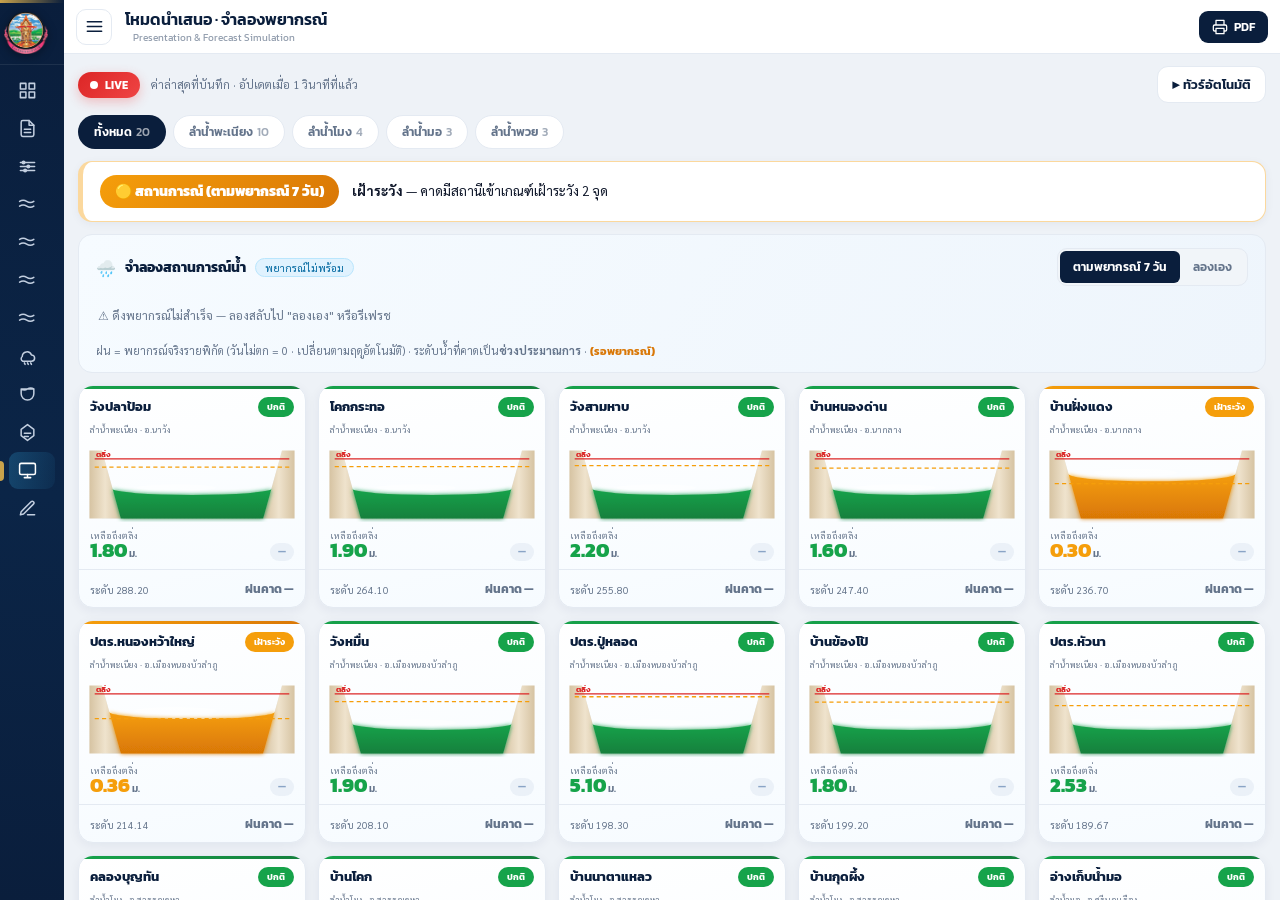
<file: present.html>
<!DOCTYPE html><html lang="th"><head>
<meta charset="UTF-8"><meta name="viewport" content="width=device-width,initial-scale=1,viewport-fit=cover">
<meta name="theme-color" content="#0a1e3c">
<title>โหมดนำเสนอ · ศูนย์บัญชาการน้ำ จ.หนองบัวลำภู</title>
<link rel="icon" type="image/png" sizes="32x32" href="favicon-32.png">
<link rel="icon" type="image/png" sizes="64x64" href="favicon-64.png">
<link rel="icon" type="image/x-icon" href="favicon.ico">
<link rel="apple-touch-icon" sizes="180x180" href="apple-touch-icon.png">
<link href="https://fonts.googleapis.com/css2?family=Kanit:wght@300;400;500;600;700;800&family=Sarabun:wght@400;500;600;700&display=swap" rel="stylesheet">
<link rel="stylesheet" href="ds.css?v=50">
<link rel="stylesheet" href="mobile.css?v=4">
<style>
/* ── แก้บั๊กเลื่อนไม่ได้: ds.css ตั้ง .content เป็น grid สูงคงที่ + overflow:hidden
   (ออกแบบไว้สำหรับหน้าที่ fit จอ) ทำให้การ์ด present ที่ยาวกว่า 1 จอถูกตัดขาด
   → บังคับให้หน้า present เลื่อนแนวตั้งได้เต็มที่ทุกความกว้าง ── */
.content.pres{display:block!important;grid-template-rows:none!important;overflow-y:auto!important;overflow-x:hidden;-webkit-overflow-scrolling:touch}
.pres{padding:16px 18px 54px}
.pres-toolbar{display:flex;align-items:center;gap:11px;margin-bottom:13px;flex-wrap:wrap}
.pres .live{display:flex;align-items:center;gap:7px;font-family:'Kanit',sans-serif;font-weight:700;font-size:11px;color:#fff;background:linear-gradient(135deg,#dc2626,#ef4444);padding:5px 12px;border-radius:99px;box-shadow:0 4px 12px rgba(239,68,68,.3)}
.pres .live .dot{width:8px;height:8px;border-radius:50%;background:#fff;animation:pbeat 1.3s ease-in-out infinite}
@keyframes pbeat{0%,100%{opacity:1;transform:scale(1)}50%{opacity:.4;transform:scale(.7)}}
.pres .upd{font-size:11.5px;color:var(--muted,#64748b)} .pres .spacer{flex:1}
.pres .btn{font-family:'Kanit',sans-serif;font-weight:600;font-size:12.5px;color:var(--navy,#0a1e3c);background:#fff;border:1px solid var(--line,#e6edf5);border-radius:11px;padding:8px 14px;cursor:pointer;display:inline-flex;align-items:center;gap:7px}
.pres .btn:hover{background:#f1f6fb} .pres .btn.on{background:linear-gradient(135deg,#0ea5e9,#2563eb);border-color:transparent;color:#fff}
.pres .rivertabs{display:flex;gap:7px;flex-wrap:wrap;margin-bottom:13px}
.pres .rivertabs button{font-family:'Kanit',sans-serif;font-weight:600;font-size:12px;color:var(--muted,#64748b);background:#fff;border:1px solid var(--line,#e6edf5);border-radius:99px;padding:7px 15px;cursor:pointer;transition:.15s}
.pres .rivertabs button:hover{background:#f1f6fb}
.pres .rivertabs button.on{background:var(--navy,#0a1e3c);border-color:transparent;color:#fff}
.pres .rivertabs button .n{opacity:.6;font-weight:500;margin-left:4px}
.pres .seg{display:inline-flex;background:#f1f5f9;border:1px solid var(--line,#e6edf5);border-radius:10px;overflow:hidden}
.pres .seg button{border:0;background:transparent;color:var(--muted,#64748b);font-family:'Kanit',sans-serif;font-weight:600;font-size:11.5px;padding:7px 13px;cursor:pointer}
.pres .seg button.on{background:var(--navy,#0a1e3c);color:#fff}
.pres .verdict{display:flex;align-items:center;gap:13px;background:#fff;border:1px solid var(--line,#e6edf5);border-left-width:5px;border-radius:14px;padding:13px 17px;margin-bottom:13px;box-shadow:0 2px 10px rgba(15,40,80,.05)}
.pres .verdict .flag{font-family:'Kanit',sans-serif;font-weight:800;font-size:14px;color:#fff;padding:6px 15px;border-radius:99px;white-space:nowrap}
.pres .verdict .txt{font-size:13.5px;line-height:1.5;color:var(--ink,#0f172a)}
.pres .ctl{background:linear-gradient(120deg,#f6fbff,#eef5fc);border:1px solid var(--line,#e6edf5);border-radius:14px;padding:13px 17px;margin-bottom:15px}
.pres .ctl .chead{display:flex;align-items:center;gap:9px;flex-wrap:wrap;margin-bottom:9px}
.pres .ctl .chead b{font-family:'Kanit',sans-serif;font-weight:700;font-size:13.5px;color:var(--navy,#0a1e3c)}
.pres .ctl .chead .tag{font-size:10.5px;color:#0369a1;background:#e0f2fe;border:1px solid #bae6fd;padding:2px 9px;border-radius:99px}
.pres .ctl .srow{display:flex;align-items:center;gap:13px;min-height:40px}
.pres .ctl .big{font-family:'Kanit',sans-serif;font-weight:800;font-size:26px;min-width:120px;color:#0369a1;font-variant-numeric:tabular-nums;white-space:nowrap}
.pres .ctl .big small{font-size:12px;font-weight:600;color:var(--muted,#64748b)}
.pres .ctl input[type=range]{flex:1;-webkit-appearance:none;height:8px;border-radius:99px;outline:none;background:linear-gradient(90deg,#22d3ee,#fbbf24 55%,#f87171)}
.pres .ctl input[type=range]::-webkit-slider-thumb{-webkit-appearance:none;width:24px;height:24px;border-radius:50%;background:#fff;border:4px solid #0ea5e9;cursor:pointer;box-shadow:0 2px 8px rgba(0,0,0,.25)}
.pres .ctl .fcinfo{font-size:12.5px;line-height:1.5;color:var(--ink,#0f172a)} .pres .ctl .fcinfo b{font-family:'Kanit',sans-serif;color:#0369a1}
.pres .ctl .sub{margin-top:8px;font-size:11px;color:var(--muted,#64748b)} .pres .ctl .sub .im{font-family:'Kanit',sans-serif;font-weight:700;color:#d97706}
.pres .grid{display:grid;grid-template-columns:repeat(auto-fill,minmax(210px,1fr));gap:12px}
.pres .card{position:relative;background:linear-gradient(168deg,#fff,#f6fbff);border:1px solid var(--line,#e6edf5);border-radius:15px;overflow:hidden;box-shadow:0 3px 12px rgba(15,40,80,.06);transition:transform .16s,box-shadow .16s}
.pres .card:hover{transform:translateY(-4px);box-shadow:0 14px 30px rgba(15,40,80,.14)}
.pres .card.flash{animation:pflash 1.1s ease}@keyframes pflash{25%{box-shadow:0 0 0 3px rgba(14,165,233,.5)}100%{box-shadow:0 0 0 0 rgba(14,165,233,0)}}
.pres .rib{height:3px}
.pres .ch{display:flex;align-items:flex-start;gap:7px;padding:8px 11px 3px}
.pres .ch .nm{flex:1;min-width:0} .pres .ch .nm b{display:block;font-family:'Kanit',sans-serif;font-weight:700;font-size:12.5px;color:var(--navy,#0a1e3c);white-space:nowrap;overflow:hidden;text-overflow:ellipsis}
.pres .ch .nm span{font-size:8.5px;color:var(--muted,#64748b)}
.pres .ch .pill{font-family:'Kanit',sans-serif;font-size:9px;font-weight:700;color:#fff;padding:3px 9px;border-radius:99px;white-space:nowrap}
.pres .scene{width:100%;height:88px;display:block}
.pres .hero{display:flex;align-items:flex-end;justify-content:space-between;padding:3px 11px 2px}
.pres .hero .g em{font-style:normal;font-size:9px;color:var(--muted,#64748b);display:block;line-height:1}
.pres .hero .g b{font-family:'Kanit',sans-serif;font-weight:800;font-size:20px;line-height:1;font-variant-numeric:tabular-nums}
.pres .hero .g b s{font-size:10px;text-decoration:none;color:var(--muted,#64748b);font-weight:600}
.pres .hero .eta{text-align:right;font-family:'Kanit',sans-serif;font-weight:700;font-size:10px;padding:3px 8px;border-radius:9px;max-width:106px;line-height:1.2}
.pres .rainbars{display:flex;align-items:flex-end;gap:3px;height:24px;padding:3px 11px 1px}
.pres .rainbars .rb{flex:1;background:linear-gradient(180deg,#38bdf8,#0369a1);border-radius:2px 2px 0 0;min-height:2px}
.pres .proj{display:flex;align-items:center;gap:6px;padding:10px 11px 9px;font-size:10px;color:var(--muted,#64748b);border-top:1px solid var(--line,#e6edf5);margin-top:6px}
.pres .proj .pv{margin-left:auto;font-family:'Kanit',sans-serif;font-weight:700;font-size:11.5px}
.pres .note{margin-top:16px;font-size:10.5px;color:var(--muted,#64748b);line-height:1.6;border-top:1px dashed var(--line,#e6edf5);padding-top:12px} .pres .note b{color:var(--navy,#0a1e3c)}
.pres .wsurf{animation:pbob 3.4s ease-in-out infinite}@keyframes pbob{50%{transform:translateY(-1.1px)}}
.pres .loading{color:var(--muted,#64748b);font-size:12px;padding:3px 2px}
html[data-theme="dark"] .pres .card{background:linear-gradient(168deg,#13243f,#0e1d33);border-color:#243a58}
html[data-theme="dark"] .pres .ch .nm b,html[data-theme="dark"] .pres .verdict .txt,html[data-theme="dark"] .pres .ctl .fcinfo{color:#dbe8f8}
html[data-theme="dark"] .pres .verdict,html[data-theme="dark"] .pres .btn,html[data-theme="dark"] .pres .rivertabs button,html[data-theme="dark"] .pres .seg{background:#13243f;border-color:#243a58;color:#cdddf0}
html[data-theme="dark"] .pres .ctl{background:linear-gradient(120deg,#13243f,#0e1d33);border-color:#243a58}
</style></head>
<body>
<div class="app" id="app">
<div class="scrim" onclick="document.getElementById('app').classList.remove('navopen')"></div>
<aside class="side">
  <div class="brand"><a href="index.html" title="กลับหน้าปกนำเสนอ" style="display:contents"><img src="logo-nbp.png" alt="ตราจังหวัด"><div class="bt"><div class="kick">Water Command</div><div class="ttl">สถานการณ์น้ำจังหวัด</div><div class="en">NONG BUA LAM PHU</div></div></a></div>
  <nav class="menu"><a href="dashboard.html" class=""><span class="ic"><svg viewBox="0 0 24 24" fill="none" stroke="currentColor" stroke-width="1.9" stroke-linecap="round" stroke-linejoin="round"><path d="M3 3h7v7H3zM14 3h7v7h-7zM14 14h7v7h-7zM3 14h7v7H3z"/></svg></span><span class="lbl"><b>ภาพรวมสถานการณ์</b><i>Executive Summary</i></span></a><a href="daily_briefing.html" class=""><span class="ic"><svg viewBox="0 0 24 24" fill="none" stroke="currentColor" stroke-width="1.9" stroke-linecap="round" stroke-linejoin="round"><path d="M14 2H6a2 2 0 0 0-2 2v16a2 2 0 0 0 2 2h12a2 2 0 0 0 2-2V8z"/><path d="M14 2v6h6M8 13h8M8 17h8"/></svg></span><span class="lbl"><b>รายงานประจำวัน</b><i>Daily Briefing</i></span></a><a href="rivers.html" title="ภาพรวมทุกลำน้ำ"><span class="ic"><svg viewBox="0 0 24 24" fill="none" stroke="currentColor" stroke-width="1.9" stroke-linecap="round" stroke-linejoin="round"><path d="M3 7h18M3 12h18M3 17h18"/><circle cx="7" cy="7" r="1.6"/><circle cx="13" cy="12" r="1.6"/><circle cx="9" cy="17" r="1.6"/></svg></span><span class="lbl"><b>ภาพรวมทุกลำน้ำ</b><i>All Rivers</i></span></a><a href="paneang.html" class=""><span class="ic"><svg viewBox="0 0 24 24" fill="none" stroke="currentColor" stroke-width="1.9" stroke-linecap="round" stroke-linejoin="round"><path d="M2 8c3-2 6-2 9 0s6 2 9 0M2 14c3-2 6-2 9 0s6 2 9 0"/></svg></span><span class="lbl"><b>ลำน้ำพะเนียง</b><i>Phaneang</i></span></a><a href="mong.html" class=""><span class="ic"><svg viewBox="0 0 24 24" fill="none" stroke="currentColor" stroke-width="1.9" stroke-linecap="round" stroke-linejoin="round"><path d="M2 8c3-2 6-2 9 0s6 2 9 0M2 14c3-2 6-2 9 0s6 2 9 0"/></svg></span><span class="lbl"><b>ลำน้ำโมง</b><i>Mong</i></span></a><a href="mo.html" class=""><span class="ic"><svg viewBox="0 0 24 24" fill="none" stroke="currentColor" stroke-width="1.9" stroke-linecap="round" stroke-linejoin="round"><path d="M2 8c3-2 6-2 9 0s6 2 9 0M2 14c3-2 6-2 9 0s6 2 9 0"/></svg></span><span class="lbl"><b>ลำน้ำมอ</b><i>Mo</i></span></a><a href="phuay.html" class=""><span class="ic"><svg viewBox="0 0 24 24" fill="none" stroke="currentColor" stroke-width="1.9" stroke-linecap="round" stroke-linejoin="round"><path d="M2 8c3-2 6-2 9 0s6 2 9 0M2 14c3-2 6-2 9 0s6 2 9 0"/></svg></span><span class="lbl"><b>ลำน้ำพวย</b><i>Phuay</i></span></a><a href="rainfall.html" class=""><span class="ic"><svg viewBox="0 0 24 24" fill="none" stroke="currentColor" stroke-width="1.9" stroke-linecap="round" stroke-linejoin="round"><path d="M17 18a4 4 0 0 0 0-8 6 6 0 0 0-11.6 2A3.5 3.5 0 0 0 6 18z"/><path d="M8 20l1 2M12 20l1 2M16 20l1 2"/></svg></span><span class="lbl"><b>ปริมาณฝน</b><i>Rainfall</i></span></a><a href="reservoir.html"><span class="ic"><svg viewBox="0 0 24 24" fill="none" stroke="currentColor" stroke-width="1.9" stroke-linecap="round" stroke-linejoin="round"><path d="M4 5h16v6a8 8 0 0 1-16 0zM4 5c3 2 5 2 8 0s5-2 8 0"/></svg></span><span class="lbl"><b>อ่างเก็บน้ำ</b><i>Reservoir</i></span></a><a href="flood_risk.html" class="" title="พื้นที่เสี่ยงน้ำท่วม"><span class="ic"><svg viewBox="0 0 24 24" fill="none" stroke="currentColor" stroke-width="1.9" stroke-linecap="round" stroke-linejoin="round"><path d="M12 2 4 8v8l8 6 8-6V8z"/><path d="M8 13h8M8 17h5"/></svg></span><span class="lbl"><b>พื้นที่เสี่ยงน้ำท่วม</b><i>Flood Risk Area</i></span></a><a href="input.html" class=""><span class="ic"><svg viewBox="0 0 24 24" fill="none" stroke="currentColor" stroke-width="1.9" stroke-linecap="round" stroke-linejoin="round"><path d="M12 20h9M16.5 3.5a2.1 2.1 0 0 1 3 3L7 19l-4 1 1-4z"/></svg></span><span class="lbl"><b>บันทึกข้อมูล</b><i>Data Input</i></span></a></nav>
  <div class="side-foot"><b>สำนักงานสถิติจังหวัดหนองบัวลำภู</b>ศาลากลางจังหวัดหนองบัวลำภู ชั้น 2<br>ถ.หนองบัวลำภู - เลย ต.ลำภู อ.เมือง จ.หนองบัวลำภู 39000<div class="cp">© 2025 จัดทำโดย สำนักงานสถิติจังหวัดหนองบัวลำภู<br>โทร 0 4231 6736<br><span class="ver-stamp" style="opacity:.65;font-size:9px">รุ่น v27</span></div></div>
</aside>
<div class="main-col">
<header class="topbar">
  <button class="burger" onclick="var a=document.getElementById('app');window.innerWidth<=820?a.classList.toggle('navopen'):a.classList.toggle('collapsed')"><svg viewBox="0 0 24 24" fill="none" stroke="currentColor" stroke-width="2" stroke-linecap="round"><path d="M3 6h18M3 12h18M3 18h18"/></svg></button>
  <div class="tt">โหมดนำเสนอ · จำลองพยากรณ์<i>Presentation &amp; Forecast Simulation</i></div>
  <div class="tr"><button class="btn" onclick="window.print()" title="พิมพ์/บันทึก PDF"><svg viewBox="0 0 24 24" fill="none" stroke="currentColor" stroke-width="1.9" stroke-linecap="round" stroke-linejoin="round" style="width:16px;height:16px"><path d="M6 9V2h12v7M6 18H4a2 2 0 0 1-2-2v-5a2 2 0 0 1 2-2h16a2 2 0 0 1 2 2v5a2 2 0 0 1-2 2h-2M6 14h12v8H6z"/></svg> PDF</button></div>
</header>
<div class="content pres">
  <div class="pres-toolbar">
    <span class="live"><span class="dot"></span>LIVE</span>
    <span class="upd" id="upd">—</span>
    <span class="spacer"></span>
    <button class="btn" id="tourBtn">▶ ทัวร์อัตโนมัติ</button>
  </div>
  <div class="rivertabs" id="rivertabs"></div>
  <div class="verdict" id="verdict"></div>
  <div class="ctl">
    <div class="chead"><span style="font-size:16px">🌧️</span><b>จำลองสถานการณ์น้ำ</b>
      <span class="tag" id="srcTag">เชื่อมพยากรณ์ Open-Meteo</span>
      <span class="spacer"></span>
      <div class="seg" id="modeSeg"><button data-m="forecast" class="on">ตามพยากรณ์ 7 วัน</button><button data-m="manual">ลองเอง</button></div>
    </div>
    <div class="srow" id="ctlRow"><div class="loading" id="ldg">กำลังดึงพยากรณ์ฝนรายสถานีจาก Open-Meteo…</div></div>
    <div class="sub">ฝน = พยากรณ์จริงรายพิกัด (วันไม่ตก = 0 · เปลี่ยนตามฤดูอัตโนมัติ) · ระดับน้ำที่คาดเป็น<strong>ช่วงประมาณการ</strong> · <span class="im" id="impact">—</span></div>
  </div>
  <div class="grid" id="grid"></div>
  <div class="note">⚠️ <b>คำเตือนการใช้งาน:</b> ปริมาณฝนเป็นพยากรณ์จริงจาก Open-Meteo (อัปเดตตามฤดูกาลและสภาพจริงรายวัน). ส่วน "ระดับน้ำที่คาด" เป็น<b>การประมาณการเพื่อเตรียมพร้อม</b> คำนวณจากฝน × ค่าความไวของแต่ละสถานี (ค่าเริ่มต้น · จะแม่นขึ้นเมื่อปรับเทียบกับสถิติจริงที่เก็บสะสม) — <b>ไม่ใช่การพยากรณ์อุทกภัยอย่างเป็นทางการ</b> ควรใช้ร่วมกับประกาศของกรมชลประทาน/กรมอุตุฯ</div>
</div>
</div>
</div>
<script src="ds.js?v=27" defer></script>
<script src="alert_log.js?v=2" defer></script>
<script>

const STATIONS=[{"id": "PN01", "name": "วังปลาป้อม", "river": "ลำน้ำพะเนียง", "amphoe": "นาวัง", "lat": 17.42065, "lon": 101.99304, "warn": 289.5, "bank": 290.0, "cur": 288.2}, {"id": "PN02", "name": "โคกกระทอ", "river": "ลำน้ำพะเนียง", "amphoe": "นาวัง", "lat": 17.34314, "lon": 102.07167, "warn": 265.5, "bank": 266.0, "cur": 264.1}, {"id": "PN03", "name": "วังสามหาบ", "river": "ลำน้ำพะเนียง", "amphoe": "นาวัง", "lat": 17.3099, "lon": 102.10789, "warn": 257.5, "bank": 258.0, "cur": 255.8}, {"id": "PN04", "name": "บ้านหนองด่าน", "river": "ลำน้ำพะเนียง", "amphoe": "นากลาง", "lat": 17.27936, "lon": 102.16552, "warn": 248.5, "bank": 249.0, "cur": 247.4}, {"id": "PN05", "name": "บ้านฝั่งแดง", "river": "ลำน้ำพะเนียง", "amphoe": "นากลาง", "lat": 17.2673, "lon": 102.22728, "warn": 236.5, "bank": 237.0, "cur": 236.7}, {"id": "PN06", "name": "ปตร.หนองหว้าใหญ่", "river": "ลำน้ำพะเนียง", "amphoe": "เมืองหนองบัวลำภู", "lat": 17.17981, "lon": 102.38617, "warn": 214.0, "bank": 214.5, "cur": 214.14}, {"id": "PN07", "name": "วังหมื่น", "river": "ลำน้ำพะเนียง", "amphoe": "เมืองหนองบัวลำภู", "lat": 17.18317, "lon": 102.43244, "warn": 209.5, "bank": 210.0, "cur": 208.1}, {"id": "PN08", "name": "ปตร.ปู่หลอด", "river": "ลำน้ำพะเนียง", "amphoe": "เมืองหนองบัวลำภู", "lat": 17.11487, "lon": 102.45435, "warn": 202.9, "bank": 203.4, "cur": 198.3}, {"id": "PN09", "name": "บ้านข้องโป้", "river": "ลำน้ำพะเนียง", "amphoe": "เมืองหนองบัวลำภู", "lat": 17.08217, "lon": 102.45068, "warn": 200.5, "bank": 201.0, "cur": 199.2}, {"id": "PN10", "name": "ปตร.หัวนา", "river": "ลำน้ำพะเนียง", "amphoe": "เมืองหนองบัวลำภู", "lat": 17.00067, "lon": 102.424, "warn": 191.2, "bank": 192.2, "cur": 189.67}, {"id": "MG01", "name": "คลองบุญทัน", "river": "ลำน้ำโมง", "amphoe": "สุวรรณคูหา", "lat": 17.54512, "lon": 102.16832, "warn": 230.5, "bank": 231.0, "cur": 229.1}, {"id": "MG02", "name": "บ้านโคก", "river": "ลำน้ำโมง", "amphoe": "สุวรรณคูหา", "lat": 17.54952, "lon": 102.20425, "warn": 217.5, "bank": 218.0, "cur": 216.4}, {"id": "MG03", "name": "บ้านนาตาแหลว", "river": "ลำน้ำโมง", "amphoe": "สุวรรณคูหา", "lat": 17.57567, "lon": 102.27326, "warn": 201.5, "bank": 202.0, "cur": 200.1}, {"id": "MG04", "name": "บ้านกุดผึ้ง", "river": "ลำน้ำโมง", "amphoe": "สุวรรณคูหา", "lat": 17.56062, "lon": 102.31572, "warn": 191.5, "bank": 192.0, "cur": 190.2}, {"id": "MO01", "name": "อ่างเก็บน้ำมอ", "river": "ลำน้ำมอ", "amphoe": "ศรีบุญเรือง", "lat": 17.16608, "lon": 102.18177, "warn": 241.5, "bank": 242.0, "cur": 240.2}, {"id": "MO02", "name": "บ้านวังคูณ", "river": "ลำน้ำมอ", "amphoe": "ศรีบุญเรือง", "lat": 17.03214, "lon": 102.2492, "warn": 210.5, "bank": 211.0, "cur": 209.3}, {"id": "MO03", "name": "บ้านโนนสูงเปลือย", "river": "ลำน้ำมอ", "amphoe": "ศรีบุญเรือง", "lat": 16.96934, "lon": 102.27002, "warn": 201.5, "bank": 202.0, "cur": 200.4}, {"id": "PY01", "name": "บ้านวังโปร่ง", "river": "ลำน้ำพวย", "amphoe": "ศรีบุญเรือง", "lat": 17.01415, "lon": 102.19359, "warn": 211.5, "bank": 212.0, "cur": 210.3}, {"id": "PY02", "name": "บ้านทุ่งโพธิ์", "river": "ลำน้ำพวย", "amphoe": "ศรีบุญเรือง", "lat": 16.97482, "lon": 102.22344, "warn": 196.5, "bank": 197.0, "cur": 195.4}, {"id": "PY03", "name": "บ้านโคกล่าม", "river": "ลำน้ำพวย", "amphoe": "ศรีบุญเรือง", "lat": 16.91317, "lon": 102.23807, "warn": 192.5, "bank": 193.0, "cur": 191.5}];
/* ── ค่าความไว k (ม. ต่อ มม.ฝนสะสม) — ค่าเริ่มต้น ปรับเทียบจากสถิติจริงภายหลัง ──
   วิธีจูน: เมื่อมีคู่ข้อมูล (ฝนสะสม, ระดับน้ำที่ขึ้นจริง) มากพอ ให้ fit k=Δระดับ/ฝน รายสถานี */
const K_DEFAULT=0.010;
STATIONS.forEach(s=>{ if(s.k==null) s.k=K_DEFAULT; if(s.cur==null) s.cur=s.warn-1; s.disp=s.cur; });
const RANGE_LO=0.6, RANGE_HI=1.4;              /* ช่วงความไม่แน่นอน ±40% */
let MODE='forecast', MANUAL_MM=0, FC={}, FC_OK=false, LIVE=false;

/* ── ดึงระดับน้ำสดจริงจาก GAS (action=water คืนทุกสถานี) — มิเรอร์วิธีหน้าลำน้ำ ── */
const GAS="https://script.google.com/macros/s/AKfycbyNbwf9250krK8ObZwR83RYgg139pf72T7QMh1paVb2BI3OD5n1U4nIPEDCdIZGkU7F/exec";
function _n(v){ if(v==null||v==='')return null; const n=parseFloat(v); return isNaN(n)?null:n; }
function _f(o,ks){ for(const k of ks){ const v=_n(o&&o[k]); if(v!==null)return v; } return null; }
function _s(o,ks){ for(const k of ks){ if(o&&o[k]!=null&&o[k]!=='')return String(o[k]); } return ''; }
function loadLive(){
  fetch(GAS+'?action=water&_t='+Date.now(),{cache:'no-store'}).then(r=>r.json()).then(j=>{
    const rows = Array.isArray(j)?j : (j&&Array.isArray(j.stations)?j.stations : (j&&j.v&&Array.isArray(j.v.stations)?j.v.stations : []));
    if(!rows.length) return;
    let n=0;
    rows.forEach(it=>{ const id=_s(it,['id','station_id']).toUpperCase();
      const x=STATIONS.find(s=>s.id===id); if(!x)return;
      const lv=_f(it,['cur','current','current_level','water_level','level']); if(lv===null)return;
      x.cur=lv; x.disp=lv; n++;
      const bk=_f(it,['bank','bank_level','crit','crit_level']); if(bk!==null)x.bank=bk;
      const wn=_f(it,['warn','warn_level']); if(wn!==null)x.warn=wn;
    });
    if(n>0){ LIVE=true; livS=0; renderAll(); updateImpact();
      document.getElementById('srcTag')&&(document.querySelector('.live').title='ข้อมูลระดับน้ำสด '+n+' สถานี'); }
  }).catch(e=>{ /* ใช้ค่าล่าสุดที่ฝังไว้ต่อไป */ });
}
let livS=0;

const PAL={ok:{c:'#16a34a',d:'#15803d',t:'ปกติ'},warn:{c:'#f59e0b',d:'#d97706',t:'เฝ้าระวัง'},crit:{c:'#dc2626',d:'#b91c1c',t:'วิกฤติ'}};
const nf=(v,d)=>v==null||isNaN(v)?'—':Number(v).toLocaleString('th-TH',{minimumFractionDigits:d,maximumFractionDigits:d});
const stOf=(cur,warn,bank)=> cur>=bank?'crit': cur>=warn?'warn':'ok';
const TMON=['ม.ค.','ก.พ.','มี.ค.','เม.ย.','พ.ค.','มิ.ย.','ก.ค.','ส.ค.','ก.ย.','ต.ค.','พ.ย.','ธ.ค.'];
function dLabel(iso){ const p=iso.split('-'); return p.length===3? (+p[2])+' '+TMON[(+p[1])-1] : iso; }

function extraRain(s){ return MODE==='manual'? MANUAL_MM : (FC[s.id]?FC[s.id].total:0); }
function proj(s){ const e=extraRain(s); return {mid:s.cur+e*s.k, lo:s.cur+e*s.k*RANGE_LO, hi:s.cur+e*s.k*RANGE_HI}; }

/* ETA: ไล่สะสมฝนรายวันจากพยากรณ์ หาว่ากี่วันถึงตลิ่ง (โหมดพยากรณ์เท่านั้น) */
function etaOf(s){
  const gap=s.bank-s.cur;
  if(gap<=0) return {t:'เกินตลิ่งแล้ว',c:PAL.crit.c,bg:'rgba(248,113,113,.15)'};
  if(MODE==='manual'){ const m=proj(s).mid; return m>=s.bank?{t:'อาจถึงตลิ่ง',c:PAL.crit.c,bg:'rgba(248,113,113,.15)'}:(m>=s.warn?{t:'เข้าเฝ้าระวัง',c:PAL.warn.c,bg:'rgba(251,191,36,.14)'}:{t:'ต่ำกว่าเกณฑ์',c:'#8aa4c6',bg:'rgba(138,164,198,.12)'}); }
  const fc=FC[s.id]; if(!fc||!fc.rain) return {t:'—',c:'#8aa4c6',bg:'rgba(138,164,198,.12)'};
  let lvl=s.cur;
  for(let d=0;d<fc.rain.length;d++){ lvl+=fc.rain[d]*s.k; if(lvl>=s.bank) return {t:'คาดถึงตลิ่ง '+dLabel(fc.days[d]),c:PAL.crit.c,bg:'rgba(248,113,113,.15)'}; if(lvl>=s.warn && d===0){} }
  // ไม่ถึงตลิ่ง — เช็กว่าถึงเฝ้าระวังไหม
  if(lvl>=s.warn) return {t:'เข้าเฝ้าระวังใน 7 วัน',c:PAL.warn.c,bg:'rgba(251,191,36,.14)'};
  return {t:'ปลอดภัยใน 7 วัน',c:PAL.ok.c,bg:'rgba(22,163,74,.12)'};
}

function scene(s,level){
  const warn=s.warn,bank=s.bank,cur=level,gap=bank-cur,over=cur>=bank,P=PAL[stOf(cur,warn,bank)];
  const span=Math.max(bank-warn,Math.abs(gap),0.6)*2.0,topRef=bank+span*0.14,botRef=bank-span;
  const W=216,H=92,padX=22,topY=11,botY=H-10,inset=18,Lx=padX,Rx=W-padX,bedY=botY;
  const yOf=e=>topY+(topRef-e)/(topRef-botRef)*(botY-topY);
  const yBank=yOf(bank),yWarn=yOf(warn),yCur=yOf(Math.min(cur,topRef));
  const t=Math.max(0,Math.min(1,(yCur-topY)/(bedY-topY)));
  const sL=Lx+inset*t,sR=Rx-inset*t,sM=(sL+sR)/2,ell=(sR-sL)/2,eH=4+6*(1-t);
  const front='M '+sL+' '+yCur+' A '+ell+' '+eH+' 0 0 0 '+sR+' '+yCur+' L '+(Rx-inset)+' '+bedY+' L '+(Lx+inset)+' '+bedY+' Z';
  const top='M '+sL+' '+yCur+' A '+ell+' '+eH+' 0 0 0 '+sR+' '+yCur+' A '+ell+' '+eH+' 0 0 1 '+sL+' '+yCur+' Z';
  const id=s.id, ln=(y,c,d)=>'<line x1="'+(Lx-7)+'" y1="'+y+'" x2="'+(Rx+7)+'" y2="'+y+'" stroke="'+c+'" stroke-width="1.4" stroke-dasharray="'+d+'"/>';
  const wash=over?'<rect x="0" y="'+(topY-6)+'" width="'+W+'" height="'+(yBank-topY+10)+'" fill="'+P.c+'" opacity=".16"/>':'';
  return '<svg class="scene" viewBox="0 0 '+W+' '+H+'" preserveAspectRatio="none" aria-hidden="true"><defs>'
   +'<linearGradient id="w'+id+'" x1="0" y1="0" x2="0" y2="1"><stop offset="0" stop-color="'+P.c+'"/><stop offset="1" stop-color="'+P.d+'"/></linearGradient>'
   +'<linearGradient id="bk'+id+'" x1="0" y1="0" x2="1" y2="0"><stop offset="0" stop-color="#d6c3a2"/><stop offset=".5" stop-color="#efe3cd"/><stop offset="1" stop-color="#d6c3a2"/></linearGradient>'
   +'<filter id="g'+id+'"><feGaussianBlur stdDeviation="2" result="b"/><feMerge><feMergeNode in="b"/><feMergeNode in="SourceGraphic"/></feMerge></filter></defs>'
   +'<path d="M '+Lx+' '+topY+' L '+(Lx+inset)+' '+bedY+' L '+(Rx-inset)+' '+bedY+' L '+Rx+' '+topY+' L '+Rx+' '+botY+' L '+Lx+' '+botY+' Z" fill="#e7f0fa"/>'
   +'<path d="M '+(Lx-12)+' '+topY+' L '+Lx+' '+topY+' L '+(Lx+inset)+' '+bedY+' L '+(Lx-12)+' '+bedY+' Z" fill="url(#bk'+id+')"/>'
   +'<path d="M '+(Rx+12)+' '+topY+' L '+Rx+' '+topY+' L '+(Rx-inset)+' '+bedY+' L '+(Rx+12)+' '+bedY+' Z" fill="url(#bk'+id+')"/>'
   +wash+'<g class="wsurf" style="animation-delay:'+((parseInt((id||'0').replace(/\D/g,''))||0)%7*0.3)+'s">'
   +'<path d="'+front+'" fill="url(#w'+id+')" filter="url(#g'+id+')"/>'
   +'<path d="'+top+'" fill="#fff" opacity=".30"/>'
   +'<ellipse cx="'+(sM-ell*.2)+'" cy="'+(yCur-1)+'" rx="'+(ell*.5)+'" ry="'+(eH*.5)+'" fill="#fff" opacity=".4"/></g>'
   +ln(yBank,'#dc2626','0')+'<text x="'+(Lx-6)+'" y="'+(yBank-2)+'" font-family="Kanit" font-size="7.5" font-weight="700" fill="#dc2626">ตลิ่ง</text>'
   +ln(yWarn,'#f59e0b','4 3')+'</svg>';
}

function rainbars(s){
  const fc=FC[s.id]; if(!fc||!fc.rain) return '';
  const mx=Math.max.apply(null,fc.rain.concat([5]));
  return '<div class="rainbars">'+fc.rain.map((v,i)=>{const h=Math.max(2,v/mx*22);
    return '<div class="rb" title="'+dLabel(fc.days[i])+' : '+nf(v,0)+' มม." style="height:'+h+'px;opacity:'+(v<1?0.28:1)+'"></div>';}).join('')+'</div>';
}

function card(s){
  const lvl=s.disp, P=PAL[stOf(lvl,s.warn,s.bank)], gap=s.bank-lvl, over=gap<=0;
  const pr=proj(s), e=etaOf(s), prK=stOf(pr.mid,s.warn,s.bank), changed=extraRain(s)>0;
  return '<div class="card" id="c'+s.id+'">'
   +'<div class="rib" style="background:linear-gradient(90deg,'+P.c+','+P.d+')"></div>'
   +'<div class="ch"><div class="nm"><b>'+s.name+'</b><span>'+s.river+' · อ.'+s.amphoe+'</span></div>'
   +'<span class="pill" style="background:'+P.c+'">'+P.t+'</span></div>'
   +scene(s,lvl)
   +'<div class="hero"><div class="g">'+(over?'<em>&nbsp;</em><b style="color:'+PAL.crit.c+';font-size:15px">น้ำล้นตลิ่ง</b>'
       :'<em>เหลือถึงตลิ่ง</em><b style="color:'+P.c+'">'+nf(gap,2)+'<s> ม.</s></b>')+'</div>'
   +'<div class="eta" style="color:'+e.c+';background:'+e.bg+'">'+e.t+'</div></div>'
   +rainbars(s)
   +'<div class="proj"><span>ระดับ '+nf(s.cur,2)+'</span>'
   +(changed?'<span class="pv" style="color:'+PAL[prK].c+'">คาด '+nf(pr.lo,2)+'–'+nf(pr.hi,2)+(pr.hi>=s.bank?' ⚠':'')+'</span>'
            :'<span class="pv" style="color:var(--muted)">ฝนคาด '+(FC[s.id]?nf(FC[s.id].total,0)+' มม./7วัน':'—')+'</span>')
   +'</div></div>';
}

let RIVER='';
function activeST(){ return RIVER? STATIONS.filter(s=>s.river===RIVER) : STATIONS; }
function buildRiverTabs(){
  const box=document.getElementById('rivertabs'); if(!box) return;
  const rivers=[...new Set(STATIONS.map(s=>s.river).filter(Boolean))];
  const mk=(val,label,n)=>'<button data-r="'+val+'"'+(RIVER===val?' class="on"':'')+'>'+label+'<span class="n">'+n+'</span></button>';
  box.innerHTML=mk('','ทั้งหมด',STATIONS.length)+rivers.map(r=>mk(r,r,STATIONS.filter(s=>s.river===r).length)).join('');
  box.onclick=function(e){ const b=e.target.closest('button'); if(!b)return; RIVER=b.dataset.r;
    box.querySelectorAll('button').forEach(x=>x.classList.toggle('on',x===b)); renderAll(); renderCtl(); updateImpact(); };
}
function renderAll(){ document.getElementById('grid').innerHTML=activeST().map(card).join(''); renderVerdict(); }
function renderSceneOnly(s){ const c=document.getElementById('c'+s.id); if(c){const o=c.querySelector('.scene'); if(o)o.outerHTML=scene(s,s.disp);} }

function renderVerdict(){
  let crit=0,warn=0; activeST().forEach(s=>{const k=stOf(proj(s).mid,s.warn,s.bank); if(k==='crit')crit++;else if(k==='warn')warn++;});
  const v=document.getElementById('verdict'); let P,msg;
  const scn = MODE==='forecast'?' (ตามพยากรณ์ 7 วัน)':(MANUAL_MM>0?' (จำลองฝน +'+MANUAL_MM+' มม.)':'');
  if(crit>0){P=PAL.crit;msg='<b>เฝ้าระวังสูง</b> — คาดมีสถานีถึง/เกินตลิ่ง '+crit+' จุด'+(warn?' · เฝ้าระวัง '+warn+' จุด':'');}
  else if(warn>0){P=PAL.warn;msg='<b>เฝ้าระวัง</b> — คาดมีสถานีเข้าเกณฑ์เฝ้าระวัง '+warn+' จุด';}
  else {P=PAL.ok;msg='<b>ปกติ</b> — คาดทุกสถานีต่ำกว่าเกณฑ์เฝ้าระวัง';}
  v.style.borderColor=P.c+'66';
  v.innerHTML='<span class="flag" style="background:linear-gradient(135deg,'+P.c+','+P.d+')">'+(crit>0?'🔴':warn>0?'🟡':'🟢')+' สถานการณ์'+scn+'</span><div class="txt">'+msg+'</div>';
}

let raf=null;
function animateTo(){
  const prev={}; STATIONS.forEach(s=>prev[s.id]=stOf(s.disp,s.warn,s.bank));
  const start={},target={}; STATIONS.forEach(s=>{start[s.id]=s.disp;target[s.id]=proj(s).mid;});
  const t0=performance.now(),D=740; if(raf)cancelAnimationFrame(raf);
  (function step(t){ const p=Math.min((t-t0)/D,1),e=1-Math.pow(1-p,3);
    STATIONS.forEach(s=>{s.disp=start[s.id]+(target[s.id]-start[s.id])*e; renderSceneOnly(s);});
    if(p<1) raf=requestAnimationFrame(step);
    else{ STATIONS.forEach(s=>s.disp=target[s.id]); renderAll();
      STATIONS.forEach(s=>{ if(stOf(s.disp,s.warn,s.bank)!==prev[s.id]){const c=document.getElementById('c'+s.id);if(c){c.classList.remove('flash');void c.offsetWidth;c.classList.add('flash');}} });
      updateImpact(); }
  })(t0);
}
function updateImpact(){
  let flips=[]; activeST().forEach(s=>{const a=stOf(s.cur,s.warn,s.bank),b=stOf(proj(s).mid,s.warn,s.bank); if(b!=='ok'&&b!==a)flips.push(s.name+(b==='crit'?'(ล้น)':'(เฝ้าระวัง)'));});
  const el=document.getElementById('impact');
  if(MODE==='forecast'&&!FC_OK){el.textContent='(รอพยากรณ์)';return;}
  el.textContent = flips.length? ('จุดที่คาดเปลี่ยนสถานะ: '+flips.slice(0,6).join(', ')+(flips.length>6?' …':'')) : 'คาดไม่มีจุดเปลี่ยนสถานะ';
}

/* ── control row ── */
function renderCtl(){
  const row=document.getElementById('ctlRow');
  if(MODE==='manual'){
    row.innerHTML='<div class="big"><span id="mmVal">'+MANUAL_MM+'</span><small> มม./ช่วง</small></div>'
      +'<input type="range" id="rain" min="0" max="200" value="'+MANUAL_MM+'" step="5">';
    row.querySelector('#rain').addEventListener('input',function(){MANUAL_MM=+this.value;document.getElementById('mmVal').textContent=MANUAL_MM;animateTo();});
    document.getElementById('srcTag').textContent='โหมดลองเอง (what-if)';
  } else {
    document.getElementById('srcTag').textContent='เชื่อมพยากรณ์ Open-Meteo';
    if(!FC_OK){ row.innerHTML='<div class="loading" id="ldg">กำลังดึงพยากรณ์ฝนรายสถานีจาก Open-Meteo…</div>'; return; }
    const _as=activeST(); const avg=_as.reduce((a,s)=>a+(FC[s.id]?FC[s.id].total:0),0)/(_as.length||1);
    const mx=_as.map(s=>({n:s.name,t:FC[s.id]?FC[s.id].total:0})).sort((a,b)=>b.t-a.t)[0]||{n:'—',t:0};
    row.innerHTML='<div class="fcinfo">พยากรณ์ฝนสะสม 7 วันข้างหน้า · เฉลี่ยทั้งจังหวัด <b>'+nf(avg,0)+' มม.</b> · สูงสุดที่ <b>'+mx.n+' '+nf(mx.t,0)+' มม.</b><br><span style="color:var(--muted);font-size:11px">แถบฟ้าใต้การ์ด = ฝนรายวัน (วันเตี้ย/จาง = วันที่ฝนน้อยหรือไม่ตก)</span></div>';
  }
}

/* ── fetch Open-Meteo (batched) ── */
function loadForecast(){
  const lats=STATIONS.map(s=>s.lat).join(','), lons=STATIONS.map(s=>s.lon).join(',');
  const url='https://api.open-meteo.com/v1/forecast?latitude='+lats+'&longitude='+lons
    +'&daily=precipitation_sum&forecast_days=7&timezone=Asia%2FBangkok';
  fetch(url).then(r=>r.json()).then(j=>{
    const arr=Array.isArray(j)?j:[j];
    STATIONS.forEach((s,i)=>{ const d=arr[i]&&arr[i].daily; if(d&&d.precipitation_sum){
      const rain=d.precipitation_sum.map(x=>x==null?0:+x);
      FC[s.id]={rain:rain,days:d.time,total:rain.reduce((a,b)=>a+b,0)}; }});
    FC_OK=true; document.getElementById('srcTag').textContent='เชื่อมพยากรณ์ Open-Meteo ✓';
    renderCtl(); animateTo();
  }).catch(e=>{
    FC_OK=false;
    document.getElementById('ldg')&&(document.getElementById('ldg').innerHTML='⚠️ ดึงพยากรณ์ไม่สำเร็จ — ลองสลับไป "ลองเอง" หรือรีเฟรช');
    document.getElementById('srcTag').textContent='พยากรณ์ไม่พร้อม';
  });
}

document.getElementById('modeSeg').addEventListener('click',function(e){
  const b=e.target.closest('button'); if(!b)return; MODE=b.dataset.m;
  Array.prototype.forEach.call(this.querySelectorAll('button'),x=>x.classList.toggle('on',x===b));
  renderCtl(); animateTo();
});

let tour=null,ti=0;
document.getElementById('tourBtn').addEventListener('click',function(){
  if(tour){clearInterval(tour);tour=null;this.classList.remove('on');this.textContent='▶ ทัวร์อัตโนมัติ';return;}
  this.classList.add('on');this.textContent='⏸ หยุดทัวร์';
  const seq=['forecast',0,50,100,150,100,50];
  tour=setInterval(()=>{ const v=seq[ti%seq.length];
    if(v==='forecast'){MODE='forecast';} else {MODE='manual';MANUAL_MM=v;}
    document.querySelectorAll('#modeSeg button').forEach(x=>x.classList.toggle('on',x.dataset.m===MODE));
    renderCtl();animateTo();ti++; },2600);
});

let upS=0; setInterval(()=>{upS++;livS++;const sec=LIVE?livS:upS;
  document.getElementById('upd').textContent=(LIVE?'🟢 ระดับน้ำสด · ':'ค่าล่าสุดที่บันทึก · ')+'อัปเดตเมื่อ '+(sec<60?sec+' วินาทีที่แล้ว':Math.floor(sec/60)+' นาทีที่แล้ว');},1000);

buildRiverTabs(); renderAll(); renderCtl(); updateImpact(); loadForecast(); loadLive();
</script>
</body></html>
</file>
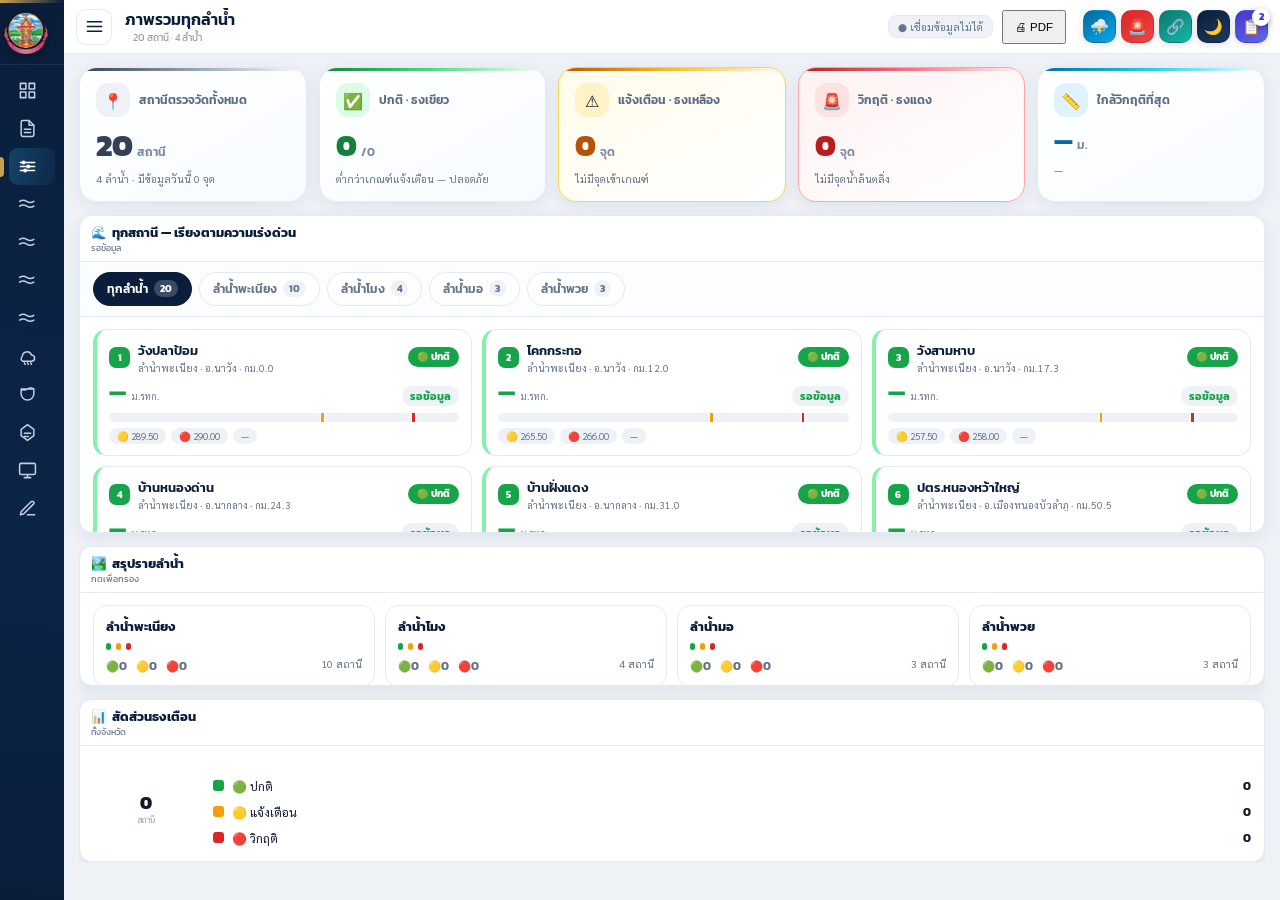
<file: rivers.html>
<!DOCTYPE html><html lang="th"><head>
<meta charset="UTF-8">
<meta name="viewport" content="width=device-width,initial-scale=1,viewport-fit=cover">
<meta name="theme-color" content="#0a1e3c">
<title>ภาพรวมทุกลำน้ำ · สถานการณ์น้ำ จ.หนองบัวลำภู</title>
<link rel="icon" type="image/png" sizes="32x32" href="favicon-32.png">
<link rel="apple-touch-icon" sizes="180x180" href="apple-touch-icon.png">
<link rel="preconnect" href="https://fonts.googleapis.com">
<link rel="preconnect" href="https://fonts.gstatic.com" crossorigin>
<link href="https://fonts.googleapis.com/css2?family=Sarabun:wght@400;500;600;700&family=Kanit:wght@400;500;600;700;800&display=swap" rel="stylesheet">
<link rel="stylesheet" href="ds.css?v=50">
<link rel="stylesheet" href="mobile.css?v=4">
<script src="config.js"></script>
<style>
.rv-kpis{display:grid;grid-template-columns:repeat(auto-fit,minmax(178px,1fr));gap:12px;margin-bottom:13px}
.rk{position:relative;overflow:hidden;border-radius:18px;padding:15px 16px 14px;background:linear-gradient(150deg,#fff,#f7fbff);
 border:1px solid var(--line);box-shadow:0 4px 16px rgba(15,40,80,.07);
 opacity:0;transform:translateY(11px);animation:rkIn .5s cubic-bezier(.2,.8,.25,1) forwards}
.rk:nth-child(2){animation-delay:.06s}.rk:nth-child(3){animation-delay:.12s}
.rk:nth-child(4){animation-delay:.18s}.rk:nth-child(5){animation-delay:.24s}
@keyframes rkIn{to{opacity:1;transform:none}}
.rk::before{content:'';position:absolute;left:0;right:0;top:0;height:3px;background:linear-gradient(90deg,var(--c1),var(--c2),transparent)}
.rk .h{display:flex;align-items:center;gap:9px;margin-bottom:9px}
.rk .ic{width:34px;height:34px;flex:0 0 34px;border-radius:12px;display:flex;align-items:center;justify-content:center;font-size:16px;background:var(--bgc)}
.rk .t{font-family:var(--disp);font-weight:600;font-size:11.5px;color:#5b6b82;line-height:1.45}
.rk .v{font-family:var(--disp);font-weight:800;font-size:31px;line-height:1.25;color:var(--c1);font-variant-numeric:tabular-nums}
.rk .v small{font-size:12px;font-weight:600;color:#7c8ba1;margin-left:4px}
.rk .d{margin-top:6px;font-size:10.5px;color:#64748b;line-height:1.5}
.rk.k1{--c1:#334155;--c2:#94a3b8;--bgc:#eef2f7}
.rk.k2{--c1:#15803d;--c2:#4ade80;--bgc:#dcfce7}
.rk.k3{--c1:#b45309;--c2:#fbbf24;--bgc:#fef3c7;background:linear-gradient(150deg,#fffbeb,#fff);border-color:#fcd34d}
.rk.k4{--c1:#b91c1c;--c2:#fb7185;--bgc:#fee2e2;background:linear-gradient(150deg,#fef2f2,#fff);border-color:#fca5a5;
 animation:rkIn .5s cubic-bezier(.2,.8,.25,1) forwards,rkAl 2.2s ease-in-out .7s infinite}
@keyframes rkAl{0%,100%{box-shadow:0 4px 16px rgba(185,28,28,.18)}50%{box-shadow:0 7px 30px rgba(185,28,28,.45)}}
.rk.k5{--c1:#0369a1;--c2:#22d3ee;--bgc:#e0f2fe}

.rvbar{display:flex;flex-wrap:wrap;gap:7px;align-items:center;padding:10px 13px;border-bottom:1px solid var(--line);background:#fbfdff}
.rvchip{height:34px;padding:0 13px;border-radius:99px;border:1px solid var(--line);background:#fff;cursor:pointer;
 font-family:var(--disp);font-weight:600;font-size:12px;color:var(--muted);display:inline-flex;align-items:center;gap:6px;white-space:nowrap}
.rvchip.on{background:var(--navy);color:#fff;border-color:var(--navy)}
.rvchip .n{font-size:10px;background:var(--bg);border-radius:99px;padding:1px 6px;font-weight:700}
.rvchip.on .n{background:rgba(255,255,255,.2)}

.slist{display:grid;grid-template-columns:repeat(auto-fill,minmax(300px,1fr));gap:10px;padding:12px 13px;
 align-content:start;overflow-y:auto}
.sc{border:1px solid var(--line);border-left-width:4px;border-radius:14px;background:#fff;padding:11px 12px;cursor:pointer;
 transition:transform .18s cubic-bezier(.2,.8,.3,1),box-shadow .18s;min-width:0}
.sc:hover{transform:translateY(-3px);box-shadow:0 8px 22px rgba(15,40,80,.14)}
.sc.n0{border-left-color:#86efac}
.sc.n1{border-left-color:#fbbf24;background:linear-gradient(150deg,#fffbeb,#fff 62%)}
.sc.n2{border-left-color:#ef4444;background:linear-gradient(150deg,#fef2f2,#fff 62%)}
.sc .h{display:flex;align-items:center;gap:8px;margin-bottom:8px}
.sc .no{flex:0 0 21px;height:21px;border-radius:7px;color:#fff;font-family:var(--disp);font-size:10px;font-weight:700;
 display:flex;align-items:center;justify-content:center}
.sc .nm{flex:1;min-width:0}
.sc .nm b{display:block;font-family:var(--disp);font-weight:600;font-size:13px;color:var(--navy);
 white-space:nowrap;overflow:hidden;text-overflow:ellipsis}
.sc .nm span{display:block;font-size:10px;color:var(--muted);white-space:nowrap;overflow:hidden;text-overflow:ellipsis;margin-top:1px}
.sc .fg{flex:0 0 auto;font-family:var(--disp);font-size:9.5px;font-weight:700;padding:3px 9px;border-radius:99px;color:#fff;white-space:nowrap}
.sc .mid{display:flex;align-items:baseline;gap:6px;margin-bottom:7px}
.sc .lv{font-family:var(--disp);font-weight:800;font-size:22px;line-height:1;font-variant-numeric:tabular-nums}
.sc .un{font-size:9.5px;color:var(--muted)}
.sc .gp{margin-left:auto;font-family:var(--disp);font-weight:700;font-size:11px;padding:2px 8px;border-radius:99px;background:var(--bg)}
.sc .bar{position:relative;height:9px;border-radius:99px;background:#eef2f7;overflow:hidden;margin-bottom:6px}
.sc .bar i{position:absolute;left:0;top:0;bottom:0;border-radius:99px;display:block}
.sc .bar .mk{position:absolute;top:-2px;bottom:-2px;width:2.5px;margin-left:-1.2px;border-radius:2px;box-shadow:0 0 0 1.2px #fff}
.sc .ft{display:flex;gap:5px;font-size:9.5px;color:var(--muted);flex-wrap:wrap}
.sc .ft span{background:var(--bg);border-radius:99px;padding:2px 8px;white-space:nowrap}
html[data-theme="dark"] .sc{background:#182236;border-color:#243247}
html[data-theme="dark"] .sc .nm b{color:#e8eef7}
html[data-theme="dark"] .sc .gp,html[data-theme="dark"] .sc .ft span{background:#131c2c}
html[data-theme="dark"] .rk{background:linear-gradient(150deg,#1a2437,#141d2e);border-color:#243247}
html[data-theme="dark"] .rvbar{background:#18233a;border-bottom-color:#243247}
html[data-theme="dark"] .rvchip{background:#1a2437;border-color:#2b3a52;color:#c8d5e6}

.rvsum{display:grid;grid-template-columns:repeat(auto-fit,minmax(150px,1fr));gap:10px;padding:12px 13px}
.rvs{border:1px solid var(--line);border-radius:13px;padding:11px 12px;background:#fff;cursor:pointer;transition:.18s;min-width:0}
.rvs:hover{box-shadow:0 6px 18px rgba(15,40,80,.12)}
.rvs b{display:block;font-family:var(--disp);font-weight:700;font-size:13px;color:var(--navy);margin-bottom:7px}
.rvs .fl{display:flex;gap:5px;margin-bottom:7px}
.rvs .fl i{flex:1;height:7px;border-radius:99px}
.rvs .st{display:flex;gap:9px;font-size:10.5px;color:var(--muted)}
.rvs .st u{text-decoration:none;font-family:var(--disp);font-weight:700;font-size:12px}
html[data-theme="dark"] .rvs{background:#1a2437;border-color:#2b3a52}
html[data-theme="dark"] .rvs b{color:#e8eef7}

.main-col>.content{display:grid !important;grid-template-rows:auto auto minmax(0,1fr) !important;
 gap:13px !important;height:calc(100vh - 54px) !important;overflow:hidden !important;
 padding:13px 15px !important;box-sizing:border-box}
.rv-kpis{margin:0 !important}
.rvpanels{display:grid;grid-template-columns:minmax(0,1fr) minmax(0,320px);gap:13px;min-height:0;height:100%}
.rvpanels>*{min-height:0;min-width:0}
.rvpanels>.panel{display:flex;flex-direction:column;overflow:hidden}
.rvpanels>.panel>.ph,.rvpanels>.panel>.rvbar{flex:0 0 auto}
.rvpanels>.panel>.slist{flex:1 1 auto;min-height:0}
.rvpanels>div:last-child{display:flex;flex-direction:column;gap:13px;overflow-y:auto}
@media(max-width:1080px),(max-height:640px){
  .main-col>.content{display:block !important;height:calc(100vh - 54px) !important;
   overflow-y:auto !important;padding:13px 14px 22px !important}
  .rv-kpis{margin-bottom:13px !important}
  .rvpanels{grid-template-columns:1fr;height:auto}
  .rvpanels>.panel{height:auto}
  .slist{max-height:none}
  .rvpanels>div:last-child{overflow:visible}
}
</style>

</head>
<body>
<div class="app" id="app">
<div class="scrim" onclick="document.getElementById('app').classList.remove('navopen')"></div>
<aside class="side">
  <div class="brand"><a href="index.html" title="กลับหน้าปกนำเสนอ" style="display:contents"><img src="logo-nbp.png" alt="ตราจังหวัด"><div class="bt"><div class="kick">Water Command</div><div class="ttl">สถานการณ์น้ำจังหวัด</div><div class="en">NONG BUA LAM PHU</div></div></a></div>
  <nav class="menu"><a href="dashboard.html" class=""><span class="ic"><svg viewBox="0 0 24 24" fill="none" stroke="currentColor" stroke-width="1.9" stroke-linecap="round" stroke-linejoin="round"><path d="M3 3h7v7H3zM14 3h7v7h-7zM14 14h7v7h-7zM3 14h7v7H3z"/></svg></span><span class="lbl"><b>ภาพรวมสถานการณ์</b><i>Executive Summary</i></span></a><a href="daily_briefing.html" class=""><span class="ic"><svg viewBox="0 0 24 24" fill="none" stroke="currentColor" stroke-width="1.9" stroke-linecap="round" stroke-linejoin="round"><path d="M14 2H6a2 2 0 0 0-2 2v16a2 2 0 0 0 2 2h12a2 2 0 0 0 2-2V8z"/><path d="M14 2v6h6M8 13h8M8 17h8"/></svg></span><span class="lbl"><b>รายงานประจำวัน</b><i>Daily Briefing</i></span></a><a href="rivers.html" class="active" title="ภาพรวมทุกลำน้ำ"><span class="ic"><svg viewBox="0 0 24 24" fill="none" stroke="currentColor" stroke-width="1.9" stroke-linecap="round" stroke-linejoin="round"><path d="M3 7h18M3 12h18M3 17h18"/><circle cx="7" cy="7" r="1.6"/><circle cx="13" cy="12" r="1.6"/><circle cx="9" cy="17" r="1.6"/></svg></span><span class="lbl"><b>ภาพรวมทุกลำน้ำ</b><i>All Rivers</i></span></a><a href="paneang.html"><span class="ic"><svg viewBox="0 0 24 24" fill="none" stroke="currentColor" stroke-width="1.9" stroke-linecap="round" stroke-linejoin="round"><path d="M2 8c3-2 6-2 9 0s6 2 9 0M2 14c3-2 6-2 9 0s6 2 9 0"/></svg></span><span class="lbl"><b>ลำน้ำพะเนียง</b><i>Phaneang</i></span></a><a href="mong.html" class=""><span class="ic"><svg viewBox="0 0 24 24" fill="none" stroke="currentColor" stroke-width="1.9" stroke-linecap="round" stroke-linejoin="round"><path d="M2 8c3-2 6-2 9 0s6 2 9 0M2 14c3-2 6-2 9 0s6 2 9 0"/></svg></span><span class="lbl"><b>ลำน้ำโมง</b><i>Mong</i></span></a><a href="mo.html" class=""><span class="ic"><svg viewBox="0 0 24 24" fill="none" stroke="currentColor" stroke-width="1.9" stroke-linecap="round" stroke-linejoin="round"><path d="M2 8c3-2 6-2 9 0s6 2 9 0M2 14c3-2 6-2 9 0s6 2 9 0"/></svg></span><span class="lbl"><b>ลำน้ำมอ</b><i>Mo</i></span></a><a href="phuay.html" class=""><span class="ic"><svg viewBox="0 0 24 24" fill="none" stroke="currentColor" stroke-width="1.9" stroke-linecap="round" stroke-linejoin="round"><path d="M2 8c3-2 6-2 9 0s6 2 9 0M2 14c3-2 6-2 9 0s6 2 9 0"/></svg></span><span class="lbl"><b>ลำน้ำพวย</b><i>Phuay</i></span></a><a href="rainfall.html" class=""><span class="ic"><svg viewBox="0 0 24 24" fill="none" stroke="currentColor" stroke-width="1.9" stroke-linecap="round" stroke-linejoin="round"><path d="M17 18a4 4 0 0 0 0-8 6 6 0 0 0-11.6 2A3.5 3.5 0 0 0 6 18z"/><path d="M8 20l1 2M12 20l1 2M16 20l1 2"/></svg></span><span class="lbl"><b>ปริมาณฝน</b><i>Rainfall</i></span></a><a href="reservoir.html" class=""><span class="ic"><svg viewBox="0 0 24 24" fill="none" stroke="currentColor" stroke-width="1.9" stroke-linecap="round" stroke-linejoin="round"><path d="M4 5h16v6a8 8 0 0 1-16 0zM4 5c3 2 5 2 8 0s5-2 8 0"/></svg></span><span class="lbl"><b>อ่างเก็บน้ำ</b><i>Reservoir</i></span></a><a href="flood_risk.html" class="" title="พื้นที่เสี่ยงน้ำท่วม"><span class="ic"><svg viewBox="0 0 24 24" fill="none" stroke="currentColor" stroke-width="1.9" stroke-linecap="round" stroke-linejoin="round"><path d="M12 2 4 8v8l8 6 8-6V8z"/><path d="M8 13h8M8 17h5"/></svg></span><span class="lbl"><b>พื้นที่เสี่ยงน้ำท่วม</b><i>Flood Risk Area</i></span></a><a href="input.html" class=""><span class="ic"><svg viewBox="0 0 24 24" fill="none" stroke="currentColor" stroke-width="1.9" stroke-linecap="round" stroke-linejoin="round"><path d="M12 20h9M16.5 3.5a2.1 2.1 0 0 1 3 3L7 19l-4 1 1-4z"/></svg></span><span class="lbl"><b>บันทึกข้อมูล</b><i>Data Input</i></span></a></nav>
  <div class="side-foot"><b>สำนักงานสถิติจังหวัดหนองบัวลำภู</b>ศาลากลางจังหวัดหนองบัวลำภู ชั้น 2<br>ถ.หนองบัวลำภู - เลย ต.ลำภู อ.เมือง จ.หนองบัวลำภู 39000<div class="cp">© 2025 จัดทำโดย สำนักงานสถิติจังหวัดหนองบัวลำภู<br>โทร 0 4231 6736<br><span class="ver-stamp" style="opacity:.65;font-size:9px">รุ่น v49</span></div></div>
</aside>
  <div class="main-col">
    <div class="topbar">
      <button class="burger" onclick="var a=document.getElementById('app');window.innerWidth<=820?a.classList.toggle('navopen'):a.classList.toggle('collapsed')" aria-label="ย่อ/ขยายเมนู">
        <svg viewBox="0 0 24 24" fill="none" stroke="currentColor" stroke-width="2" stroke-linecap="round"><path d="M3 6h18M3 12h18M3 18h18"/></svg>
      </button>
      <div class="tt">ภาพรวมทุกลำน้ำ<i id="subTt">20 สถานี · 4 ลำน้ำ</i></div>
      <div style="margin-left:auto;display:flex;gap:9px;align-items:center">
        <span class="chip" id="srcChip">● กำลังโหลด</span>
        <button class="btn-dark" onclick="window.print()">🖨 PDF</button>
      </div>
    </div>
    <div class="content">

      <div class="rv-kpis" id="kpis"></div>

      <div class="rvpanels">
        <div class="panel">
          <div class="ph"><div><h3><span class="hi">🌊</span>ทุกสถานี — เรียงตามความเร่งด่วน
            <span class="sub" id="lsSub">—</span></h3></div></div>
          <div class="rvbar" id="rvbar"></div>
          <div class="slist" id="slist"></div>
        </div>

        <div>
          <div class="panel">
            <div class="ph"><div><h3><span class="hi">🏞️</span>สรุปรายลำน้ำ<span class="sub">กดเพื่อกรอง</span></h3></div></div>
            <div class="rvsum" id="rvsum"></div>
          </div>
          <div class="panel">
            <div class="ph"><div><h3><span class="hi">📊</span>สัดส่วนธงเตือน<span class="sub">ทั้งจังหวัด</span></h3></div></div>
            <div style="padding:13px;display:flex;align-items:center;gap:14px">
              <svg id="dn" viewBox="0 0 110 110" width="106" height="106"></svg>
              <div id="dnlg" style="flex:1;min-width:0;display:flex;flex-direction:column;gap:8px;font-size:12px"></div>
            </div>
          </div>
        </div>
      </div>
    </div>
  </div>
</div>

<script>
const RIV={"paneang":{"river":"ลำน้ำพะเนียง","flag":{"วังปลาป้อม":{"g":289.0,"y":289.5,"r":290.0,"x":false},"โคกกระทอ":{"g":265.0,"y":265.5,"r":266.0,"x":false},"วังสามหาบ":{"g":257.0,"y":257.5,"r":258.0,"x":false},"บ้านหนองด่าน":{"g":248.0,"y":248.5,"r":249.0,"x":false},"บ้านฝั่งแดง":{"g":236.0,"y":236.5,"r":237.0,"x":false},"ปตร.หนองหว้าใหญ่":{"g":214.0,"y":214.0,"r":214.5,"x":true},"วังหมื่น":{"g":209.0,"y":209.5,"r":210.0,"x":false},"ปตร.ปู่หลอด":{"g":202.9,"y":202.9,"r":203.4,"x":true},"บ้านข้องโป้":{"g":200.0,"y":200.5,"r":201.0,"x":false},"ปตร.หัวนา":{"g":191.2,"y":191.2,"r":192.2,"x":true}},"st":[{"id":"PN01","no":1,"name":"วังปลาป้อม","amphoe":"นาวัง","km":0,"lat":17.42065,"lon":101.99304},{"id":"PN02","no":2,"name":"โคกกระทอ","amphoe":"นาวัง","km":12.0,"lat":17.34314,"lon":102.07167},{"id":"PN03","no":3,"name":"วังสามหาบ","amphoe":"นาวัง","km":17.3,"lat":17.3099,"lon":102.10789},{"id":"PN04","no":4,"name":"บ้านหนองด่าน","amphoe":"นากลาง","km":24.3,"lat":17.27936,"lon":102.16552},{"id":"PN05","no":5,"name":"บ้านฝั่งแดง","amphoe":"นากลาง","km":31.0,"lat":17.2673,"lon":102.22728},{"id":"PN06","no":6,"name":"ปตร.หนองหว้าใหญ่","amphoe":"เมืองหนองบัวลำภู","km":50.5,"lat":17.17981,"lon":102.38617},{"id":"PN07","no":7,"name":"วังหมื่น","amphoe":"เมืองหนองบัวลำภู","km":55.4,"lat":17.18317,"lon":102.43244},{"id":"PN08","no":8,"name":"ปตร.ปู่หลอด","amphoe":"เมืองหนองบัวลำภู","km":63.4,"lat":17.11487,"lon":102.45435},{"id":"PN09","no":9,"name":"บ้านข้องโป้","amphoe":"เมืองหนองบัวลำภู","km":67.0,"lat":17.08217,"lon":102.45068},{"id":"PN10","no":10,"name":"ปตร.หัวนา","amphoe":"เมืองหนองบัวลำภู","km":76.5,"lat":17.00067,"lon":102.424}]},"mong":{"river":"ลำน้ำโมง","flag":{"คลองบุญทัน":{"g":230.0,"y":230.5,"r":231.0,"x":false},"บ้านโคก":{"g":217.0,"y":217.5,"r":218.0,"x":false},"บ้านนาตาแหลว":{"g":201.0,"y":201.5,"r":202.0,"x":false},"บ้านกุดผึ้ง":{"g":191.0,"y":191.5,"r":192.0,"x":false}},"st":[{"id":"MG01","no":1,"name":"คลองบุญทัน","amphoe":"สุวรรณคูหา","km":0,"lat":17.54512,"lon":102.16832},{"id":"MG02","no":2,"name":"บ้านโคก","amphoe":"สุวรรณคูหา","km":3.8,"lat":17.54952,"lon":102.20425},{"id":"MG03","no":3,"name":"บ้านนาตาแหลว","amphoe":"สุวรรณคูหา","km":11.7,"lat":17.57567,"lon":102.27326},{"id":"MG04","no":4,"name":"บ้านกุดผึ้ง","amphoe":"สุวรรณคูหา","km":16.5,"lat":17.56062,"lon":102.31572}]},"mo":{"river":"ลำน้ำมอ","flag":{"อ่างเก็บน้ำมอ":{"g":241.0,"y":241.5,"r":242.0,"x":false},"บ้านวังคูณ":{"g":210.0,"y":210.5,"r":211.0,"x":false},"บ้านโนนสูงเปลือย":{"g":201.0,"y":201.5,"r":202.0,"x":false}},"st":[{"id":"MO01","no":1,"name":"อ่างเก็บน้ำมอ","amphoe":"ศรีบุญเรือง","km":0,"lat":17.16608,"lon":102.18177},{"id":"MO02","no":2,"name":"บ้านวังคูณ","amphoe":"ศรีบุญเรือง","km":16.5,"lat":17.03214,"lon":102.2492},{"id":"MO03","no":3,"name":"บ้านโนนสูงเปลือย","amphoe":"ศรีบุญเรือง","km":23.9,"lat":16.96934,"lon":102.27002}]},"phuay":{"river":"ลำน้ำพวย","flag":{"บ้านวังโปร่ง":{"g":211.0,"y":211.5,"r":212.0,"x":false},"บ้านทุ่งโพธิ์":{"g":196.0,"y":196.5,"r":197.0,"x":false},"บ้านโคกล่าม":{"g":192.0,"y":192.5,"r":193.0,"x":false}},"st":[{"id":"PY01","no":1,"name":"บ้านวังโปร่ง","amphoe":"ศรีบุญเรือง","km":0,"lat":17.01415,"lon":102.19359},{"id":"PY02","no":2,"name":"บ้านทุ่งโพธิ์","amphoe":"ศรีบุญเรือง","km":5.4,"lat":16.97482,"lon":102.22344},{"id":"PY03","no":3,"name":"บ้านโคกล่าม","amphoe":"ศรีบุญเรือง","km":12.4,"lat":16.91317,"lon":102.23807}]}};
const GAS="https://script.google.com/macros/s/AKfycbyNbwf9250krK8ObZwR83RYgg139pf72T7QMh1paVb2BI3OD5n1U4nIPEDCdIZGkU7F/exec";

const SB={normal:{c:'#16a34a',l:'ปกติ',f:'🟢'},warn:{c:'#f59e0b',l:'แจ้งเตือน',f:'🟡'},crit:{c:'#dc2626',l:'วิกฤติ',f:'🔴'}};
const nf=(v,d)=>(v==null||isNaN(v))?'—':Number(v).toFixed(d);
const ZW=70, ZC=100, ZMAX=115, VSPAN=10;
let ST=[], FRV='';

/* ── รวมสถานีทุกลำน้ำเป็นชุดเดียว ── */
function build(){
  ST=[];
  Object.keys(RIV).forEach(k=>{
    const R=RIV[k];
    R.st.forEach(s=>{
      const f=R.flag[s.name];
      if(!f) return;
      ST.push({key:k, river:R.river, id:s.id, no:s.no, name:s.name, amphoe:s.amphoe,
               km:s.km, g:f.g, y:f.y, r:f.r, x:!!f.x, cur:null});
    });
  });
}
function stOf(s){
  if(s.cur==null||isNaN(s.cur)) return 'normal';
  if(s.x ? (s.cur>s.r) : (s.cur>=s.r)) return 'crit';
  if(s.cur>=s.y) return 'warn';
  return 'normal';
}
function zpos(s,v){
  const band=Math.max(.05,s.r-s.y);
  if(v>s.r) return Math.min(ZMAX, ZC+(v-s.r)/band*(ZMAX-ZC));
  if(v>=s.y) return ZW+(v-s.y)/band*(ZC-ZW);
  const fl=s.r-VSPAN;
  if(v<=fl) return 0;
  return (v-fl)/Math.max(.05,(s.y-fl))*ZW;
}
const zx=z=>Math.max(0,Math.min(100,z/ZMAX*100));
const gapOf=s=>s.cur==null?null:(s.r-s.cur);
function urg(s){
  const k=stOf(s);
  if(s.cur==null) return 9999;
  if(k==='crit') return -100+(s.cur-s.r)*-1;
  if(k==='warn') return -50+(s.r-s.cur);
  return s.r-s.cur;
}

function renderKPI(){
  const has=ST.filter(s=>s.cur!=null);
  const c={normal:0,warn:0,crit:0};
  has.forEach(s=>c[stOf(s)]++);
  const near=has.filter(s=>stOf(s)!=='crit').sort((a,b)=>gapOf(a)-gapOf(b))[0];
  const nRiv=new Set(ST.map(s=>s.river)).size;
  document.getElementById('kpis').innerHTML=`
   <div class="rk k1"><div class="h"><span class="ic">📍</span><span class="t">สถานีตรวจวัดทั้งหมด</span></div>
     <div class="v">${ST.length}<small>สถานี</small></div>
     <div class="d">${nRiv} ลำน้ำ · มีข้อมูลวันนี้ ${has.length} จุด</div></div>
   <div class="rk k2"><div class="h"><span class="ic">✅</span><span class="t">ปกติ · ธงเขียว</span></div>
     <div class="v">${c.normal}<small>/${has.length||0}</small></div>
     <div class="d">ต่ำกว่าเกณฑ์แจ้งเตือน — ปลอดภัย</div></div>
   <div class="rk k3"><div class="h"><span class="ic">⚠️</span><span class="t">แจ้งเตือน · ธงเหลือง</span></div>
     <div class="v">${c.warn}<small>จุด</small></div>
     <div class="d">${c.warn?'⚡ แจ้งเตือน + เตรียมกำลัง':'ไม่มีจุดเข้าเกณฑ์'}</div></div>
   <div class="rk k4"><div class="h"><span class="ic">🚨</span><span class="t">วิกฤติ · ธงแดง</span></div>
     <div class="v">${c.crit}<small>จุด</small></div>
     <div class="d">${c.crit?'🚨 ลงพื้นที่ทันที':'ไม่มีจุดน้ำล้นตลิ่ง'}</div></div>
   <div class="rk k5"><div class="h"><span class="ic">📏</span><span class="t">ใกล้วิกฤติที่สุด</span></div>
     <div class="v" style="font-size:24px">${near?nf(gapOf(near),2):'—'}<small>ม.</small></div>
     <div class="d">${near?near.name+' · '+near.river:'—'}</div></div>`;
}

function renderBar(){
  const rv=[...new Set(ST.map(s=>s.river))];
  document.getElementById('rvbar').innerHTML=
    `<button class="rvchip ${FRV?'':'on'}" onclick="setRiv('')">ทุกลำน้ำ<span class="n">${ST.length}</span></button>`
    + rv.map(r=>{
        const n=ST.filter(s=>s.river===r).length;
        return `<button class="rvchip ${FRV===r?'on':''}" onclick="setRiv('${r}')">${r}<span class="n">${n}</span></button>`;
      }).join('');
}
function setRiv(r){ FRV=r; renderBar(); renderList(); }

function renderList(){
  const list=ST.filter(s=>!FRV||s.river===FRV).sort((a,b)=>urg(a)-urg(b));
  const act=list.filter(s=>s.cur!=null&&stOf(s)!=='normal').length;
  document.getElementById('lsSub').textContent =
    act? act+' จุดต้องดำเนินการ' : (list.filter(s=>s.cur!=null).length? 'ทุกจุดปกติ' : 'รอข้อมูล');
  document.getElementById('slist').innerHTML=list.map(s=>{
    const k=stOf(s), b=SB[k], g=gapOf(s);
    const cls=k==='crit'?'n2':(k==='warn'?'n1':'n0');
    const p=s.cur==null?0:zx(zpos(s,s.cur));
    return `<div class="sc ${cls}" onclick="location.href='${s.key}.html'">
      <div class="h"><span class="no" style="background:${b.c}">${s.no}</span>
        <span class="nm"><b>${s.name}</b><span>${s.river} · อ.${s.amphoe}${s.km!=null?' · กม.'+nf(s.km,1):''}</span></span>
        <span class="fg" style="background:${b.c}">${b.f} ${b.l}</span></div>
      <div class="mid"><span class="lv" style="color:${b.c}">${s.cur==null?'—':nf(s.cur,2)}</span>
        <span class="un">ม.รทก.</span>
        <span class="gp" style="color:${b.c}">${g==null?'รอข้อมูล':(g<=0?'▲ ล้น '+nf(-g,2)+' ม.':'เหลือ '+nf(g,2)+' ม.')}</span></div>
      <div class="bar"><i style="width:${p}%;background:${b.c}"></i>
        <span class="mk" style="left:${zx(ZW)}%;background:#f59e0b"></span>
        <span class="mk" style="left:${zx(ZC)}%;background:#dc2626"></span></div>
      <div class="ft"><span>🟡 ${nf(s.y,2)}</span><span>🔴 ${nf(s.r,2)}</span>
        <span>${s.cur==null?'—':nf(s.cur/s.r*100,1)+'% เทียบวิกฤติ'}</span></div>
    </div>`;
  }).join('') || '<div style="padding:26px;text-align:center;color:#94a3b8">ไม่มีข้อมูล</div>';
}

function renderSum(){
  const rv=[...new Set(ST.map(s=>s.river))];
  document.getElementById('rvsum').innerHTML=rv.map(r=>{
    const g=ST.filter(s=>s.river===r), has=g.filter(s=>s.cur!=null);
    const c={normal:0,warn:0,crit:0}; has.forEach(s=>c[stOf(s)]++);
    const t=has.length||1;
    const key=g[0].key;
    return `<div class="rvs" onclick="setRiv('${r}')" ondblclick="location.href='${key}.html'">
      <b>${r}</b>
      <div class="fl">
        <i style="background:#16a34a;flex:${c.normal||0.02}"></i>
        <i style="background:#f59e0b;flex:${c.warn||0.02}"></i>
        <i style="background:#dc2626;flex:${c.crit||0.02}"></i></div>
      <div class="st"><span>🟢<u>${c.normal}</u></span><span>🟡<u>${c.warn}</u></span>
        <span>🔴<u>${c.crit}</u></span><span style="margin-left:auto">${g.length} สถานี</span></div>
    </div>`;
  }).join('');
}

function renderDonut(){
  const has=ST.filter(s=>s.cur!=null);
  const c={normal:0,warn:0,crit:0}; has.forEach(s=>c[stOf(s)]++);
  const tot=has.length||1, R=40, C=2*Math.PI*R;
  let off=0, seg='';
  [['normal','#16a34a'],['warn','#f59e0b'],['crit','#dc2626']].forEach(([k,col])=>{
    if(!c[k]) return;
    const len=C*(c[k]/tot);
    seg+=`<circle cx="55" cy="55" r="${R}" fill="none" stroke="${col}" stroke-width="16"
      stroke-dasharray="${len.toFixed(2)} ${(C-len).toFixed(2)}" stroke-dashoffset="${(-off).toFixed(2)}"
      transform="rotate(-90 55 55)"><title>${SB[k].l} ${c[k]} จุด</title></circle>`;
    off+=len;
  });
  document.getElementById('dn').innerHTML=seg+
    `<text x="55" y="52" text-anchor="middle" font-size="19" font-weight="800" font-family="Kanit" fill="#0f172a">${has.length}</text>
     <text x="55" y="66" text-anchor="middle" font-size="8.5" font-family="Sarabun" fill="#94a3b8">สถานี</text>`;
  document.getElementById('dnlg').innerHTML=['normal','warn','crit'].map(k=>
    `<div style="display:flex;align-items:center;gap:8px">
      <i style="width:11px;height:11px;border-radius:3px;background:${SB[k].c};flex:0 0 11px"></i>
      ${SB[k].f} ${SB[k].l}
      <b style="margin-left:auto;font-family:var(--disp);font-weight:700">${c[k]}</b></div>`).join('');
}

function draw(){ renderKPI(); renderBar(); renderList(); renderSum(); renderDonut(); }
function pushLog(){
  try{
    if(typeof logAlert!=='function') return;
    logAlert(ST.filter(s=>s.cur!=null&&stOf(s)!=='normal').map(s=>({
      name:s.name, river:s.river, amphoe:s.amphoe, level:stOf(s),
      cur:+s.cur, warn:s.y, crit:s.r })));
  }catch(e){}
}

/* ── ดึงข้อมูลสด 4 ลำน้ำ ── */
async function boot(){
  build(); draw();
  const chip=document.getElementById('srcChip');
  let ok=0, date='';
  await Promise.all(Object.keys(RIV).map(async k=>{
    try{
      /* จับคู่ด้วย station_id ก่อน (แม่นกว่าชื่อ) แล้วค่อยลองชื่อ — ตรงกับหน้าลำน้ำ */
      const c=new AbortController(); const t=setTimeout(()=>c.abort(),12000);
      const r=await fetch(GAS+'?action='+k+'&_t='+Date.now(),{cache:'no-store',signal:c.signal});
      clearTimeout(t);
      if(!r.ok) throw 0;
      const d=await r.json();
      const arr=d.stations||d.data||[];
      arr.forEach(it=>{
        const id=String(it.id||it.station_id||'').trim().toUpperCase();
        const nm=String(it.name||'').trim();
        const lv=[it.cur,it.current,it.current_level,it.water_level,it.level]
                 .find(v=>v!=null&&v!==''&&!isNaN(v));
        if(lv==null) return;
        const s=ST.find(x=>x.key===k && (id&&x.id.toUpperCase()===id))
              || ST.find(x=>x.key===k && nm&&x.name===nm);
        if(s) s.cur=parseFloat(lv);
      });
      if(d.date&&d.date>date) date=d.date;
      ok++;
    }catch(e){ console.warn(k,e); }
  }));
  if(chip){
    chip.className = ok? 'chip live':'chip';
    chip.textContent = ok? '● ข้อมูลจริง'+(date?' · '+date:'') : '● เชื่อมข้อมูลไม่ได้';
  }
  const n=ST.filter(s=>s.cur!=null).length;
  document.getElementById('subTt').textContent=ST.length+' สถานี · 4 ลำน้ำ'+(n?' · มีข้อมูล '+n:'');
  draw();
  setTimeout(pushLog,600);
}
if(document.readyState==='loading') document.addEventListener('DOMContentLoaded',boot); else boot();
</script>
<script src="weather_alert.js?v=4" defer></script>

<style id="SOS-CSS">
/* ══════ ปุ่มลอย: แจ้งเหตุ · แชร์ · สลับโหมด ══════ */
#fabWrap button:hover{transform:translateY(-3px);box-shadow:0 10px 26px rgba(10,30,60,.45)}
#fabWrap button:active{transform:scale(.93)}
#sosBtn{background:linear-gradient(145deg,#dc2626,#ef4444);color:#fff;
 animation:sosPulse 2.6s ease-in-out infinite}
@keyframes sosPulse{0%,100%{box-shadow:0 6px 20px rgba(220,38,38,.4)}
 50%{box-shadow:0 6px 26px rgba(220,38,38,.7),0 0 0 6px rgba(239,68,68,.16)}}
#shareBtn{background:linear-gradient(145deg,#0f766e,#14b8a6);color:#fff}
#themeBtn{background:linear-gradient(145deg,#0a1e3c,#1e3a5f);color:#fff}
html[data-theme="dark"] #themeBtn{background:linear-gradient(145deg,#e3c375,#c9a24b);color:#0b1220}
@media (max-width:640px){
  #fabWrap{right:12px;bottom:12px;gap:8px}
  #fabWrap button{width:44px;height:44px;font-size:18px}
}
@media print{#fabWrap{display:none !important}}

/* ══════ แผ่นข้อมูลติดต่อ ══════ */
#sosSheet{position:fixed;inset:0;z-index:9999;background:rgba(8,20,38,.55);
 backdrop-filter:blur(4px);-webkit-backdrop-filter:blur(4px);
 display:none;align-items:flex-end;justify-content:center;padding:0}
#sosSheet.on{display:flex;animation:sosFade .2s ease}
@keyframes sosFade{from{opacity:0}to{opacity:1}}
#sosCard{width:100%;max-width:520px;background:#fff;border-radius:22px 22px 0 0;
 max-height:88vh;overflow-y:auto;box-shadow:0 -10px 40px rgba(10,30,60,.3);
 animation:sosUp .32s cubic-bezier(.2,.8,.25,1);padding-bottom:env(safe-area-inset-bottom)}
@keyframes sosUp{from{transform:translateY(100%)}to{transform:none}}
@media (min-width:640px){
  #sosSheet{align-items:center}
  #sosCard{border-radius:22px;max-height:84vh}
}
#sosCard .sh{background:linear-gradient(135deg,#b91c1c,#dc2626);color:#fff;padding:16px 18px;
 position:sticky;top:0;z-index:2}
#sosCard .sh b{display:block;font-family:'Kanit',sans-serif;font-weight:700;font-size:17px;line-height:1.3}
#sosCard .sh span{display:block;font-size:11.5px;opacity:.9;margin-top:3px}
#sosCard .sh .x{position:absolute;right:12px;top:12px;width:34px;height:34px;border-radius:50%;
 background:rgba(255,255,255,.2);border:0;color:#fff;font-size:17px;cursor:pointer}
#sosCard .sb{padding:16px 18px 20px}
.sosline{display:flex;align-items:center;gap:13px;padding:13px 14px;border-radius:14px;
 border:1px solid #e6edf5;background:#fff;margin-bottom:10px;text-decoration:none;color:inherit;
 transition:transform .16s,box-shadow .16s}
.sosline:active{transform:scale(.985)}
.sosline:hover{box-shadow:0 6px 18px rgba(15,40,80,.12)}
.sosline .ic{flex:0 0 42px;height:42px;border-radius:13px;display:flex;align-items:center;
 justify-content:center;font-size:19px}
.sosline .tx{flex:1;min-width:0}
.sosline .tx em{display:block;font-style:normal;font-size:10.5px;color:#7c8ba1;line-height:1.3}
.sosline .tx b{display:block;font-family:'Kanit',sans-serif;font-weight:700;font-size:15px;
 line-height:1.35;color:#0f172a;margin-top:2px}
.sosline .tx small{display:block;font-size:11px;color:#8798ad;line-height:1.5;margin-top:3px;font-weight:400}
.sosline .go{flex:0 0 auto;color:#94a3b8;font-size:15px}
.sosline.hot{border-color:#fca5a5;background:linear-gradient(150deg,#fef2f2,#fff)}
.sosline.hot .ic{background:#fee2e2}
.sosline.hot .tx b{color:#b91c1c;font-size:19px;letter-spacing:.5px}
.sosline.tel .ic{background:#e0f2fe}
.sosline.map .ic{background:#dcfce7}
.sosline.web .ic{background:#ede9fe}
.soshead{font-family:'Kanit',sans-serif;font-weight:700;font-size:11px;color:#8798ad;
 letter-spacing:.6px;margin:16px 0 8px}
.sosnote{font-size:11px;color:#8798ad;line-height:1.6;background:#f8fafc;border:1px solid #eef2f7;
 border-radius:12px;padding:11px 13px;margin-top:6px}
.sosshare{display:grid;grid-template-columns:1fr 1fr;gap:9px;margin-top:10px}
.sosshare button{height:46px;border-radius:13px;border:1px solid #e6edf5;background:#fff;cursor:pointer;
 font-family:'Kanit',sans-serif;font-weight:600;font-size:13px;color:#0f172a;
 display:flex;align-items:center;justify-content:center;gap:7px}
.sosshare button:active{transform:scale(.97)}
.sosshare .line{background:#06c755;border-color:#06c755;color:#fff}
/* โหมดมืด */
html[data-theme="dark"] #sosCard{background:#161f31;color:#dbe4f0}
html[data-theme="dark"] .sosline{background:#1a2437;border-color:#2b3a52}
html[data-theme="dark"] .sosline .tx b{color:#e8eef7}
html[data-theme="dark"] .sosline.hot{background:linear-gradient(150deg,#2e1717,#1a2437);border-color:#7f2323}
html[data-theme="dark"] .sosline.hot .tx b{color:#fca5a5}
html[data-theme="dark"] .sosnote{background:#131c2c;border-color:#243247;color:#8fa0b6}
html[data-theme="dark"] .sosshare button{background:#1a2437;border-color:#2b3a52;color:#dbe4f0}
html[data-theme="dark"] .sosshare .line{background:#06c755;color:#fff}
</style>

<script id="SOS-JS">
/* ══════ ปุ่มลอย + แผ่นแจ้งเหตุ/ติดต่อ ══════ */
(function(){
  var ORG = {
    name:'สำนักงานป้องกันและบรรเทาสาธารณภัยจังหวัดหนองบัวลำภู',
    addr:'ชั้น 3 ศาลากลางจังหวัดหนองบัวลำภู ถนนหนองบัวลำภู-เลย ต.ลำภู อ.เมือง จ.หนองบัวลำภู 39000',
    tel:'042-316710', telFull:'042-316710 ถึง 5',
    hotline:'1784',
    web:'https://nbp.disaster.go.th/'
  };
  var TK='wnb_theme';
  function themeGet(){ try{return localStorage.getItem(TK);}catch(e){return null;} }
  function sysDark(){ try{return matchMedia('(prefers-color-scheme:dark)').matches;}catch(e){return false;} }
  function themeApply(t){
    document.documentElement.setAttribute('data-theme',t);
    var b=document.getElementById('themeBtn');
    if(b){ b.textContent = t==='dark'?'☀️':'🌙';
           b.title = t==='dark'?'สลับเป็นโหมดสว่าง':'สลับเป็นโหมดมืด';
           b.setAttribute('aria-label',b.title); }
  }
  themeApply(themeGet() || 'light');   /* เปิดมาเป็นโหมดสว่างเสมอ ผู้ใช้เลือกมืดเองได้ */

  function sheetHTML(){
    var mapQ = encodeURIComponent('ศาลากลางจังหวัดหนองบัวลำภู');
    return '<div id="sosCard" onclick="event.stopPropagation()">'
     + '<div class="sh"><b>🚨 แจ้งเหตุ · ติดต่อหน่วยงาน</b>'
     + '<span>'+ORG.name+'</span>'
     + '<button class="x" onclick="wnbSOS(false)" aria-label="ปิด">✕</button></div>'
     + '<div class="sb">'
     + '<div class="soshead">แจ้งเหตุด่วน</div>'
     + '<a class="sosline hot" href="tel:'+ORG.hotline+'"><span class="ic">📞</span>'
     + '<span class="tx"><em>สายด่วนแจ้งเหตุสาธารณภัย</em><b>'+ORG.hotline+'</b>'
     + '<small>รับแจ้งตลอด 24 ชั่วโมง · กดเพื่อโทรทันที</small></span><span class="go">›</span></a>'
     + '<div class="soshead">ติดต่อสำนักงาน</div>'
     + '<a class="sosline tel" href="tel:'+ORG.tel.replace(/-/g,'')+'"><span class="ic">☎️</span>'
     + '<span class="tx"><em>โทรศัพท์สำนักงาน</em><b>'+ORG.telFull+'</b>'
     + '<small>เวลาราชการ จันทร์–ศุกร์ 08:30–16:30 น.</small></span><span class="go">›</span></a>'
     + '<a class="sosline map" href="https://www.google.com/maps/search/?api=1&query='+mapQ+'" target="_blank" rel="noopener">'
     + '<span class="ic">📍</span><span class="tx"><em>ที่ตั้งสำนักงาน</em><b>ศาลากลางจังหวัด ชั้น 3</b>'
     + '<small>'+ORG.addr+'</small></span><span class="go">›</span></a>'
     + '<a class="sosline web" href="'+ORG.web+'" target="_blank" rel="noopener"><span class="ic">🌐</span>'
     + '<span class="tx"><em>เว็บไซต์ทางการ</em><b>ปภ.จังหวัดหนองบัวลำภู</b>'
     + '<small>nbp.disaster.go.th</small></span><span class="go">›</span></a>'
     + '<div class="soshead">แชร์หน้านี้</div>'
     + '<div class="sosshare">'
     + '<button class="line" onclick="wnbShare(\'line\')">💬 ส่งทาง LINE</button>'
     + '<button onclick="wnbShare(\'copy\')">🔗 คัดลอกลิงก์</button></div>'
     + '<div class="sosnote">ℹ️ ข้อมูลระดับน้ำในระบบนี้รายงานโดยเจ้าหน้าที่ประจำจุดตรวจวัด '
     + 'หากพบสถานการณ์ผิดปกติในพื้นที่ กรุณาแจ้งสายด่วน <b>'+ORG.hotline+'</b> ทันที '
     + 'ไม่ต้องรอให้ระบบขึ้นสถานะวิกฤติ</div>'
     + '</div></div>';
  }

  window.wnbSOS=function(open){
    var el=document.getElementById('sosSheet');
    if(!el) return;
    if(open){ el.innerHTML=sheetHTML(); el.classList.add('on'); document.body.style.overflow='hidden'; }
    else { el.classList.remove('on'); el.innerHTML=''; document.body.style.overflow=''; }
  };
  window.wnbShare=function(how){
    var url=location.href, txt='ระบบติดตามสถานการณ์น้ำ จ.หนองบัวลำภู';
    if(how==='line'){
      window.open('https://social-plugins.line.me/lineit/share?url='+encodeURIComponent(url)
        +'&text='+encodeURIComponent(txt),'_blank','noopener');
    } else {
      var done=function(){ var b=event&&event.target; if(b){ var o=b.innerHTML; b.innerHTML='✅ คัดลอกแล้ว';
        setTimeout(function(){ b.innerHTML=o; },1600); } };
      if(navigator.clipboard&&navigator.clipboard.writeText){ navigator.clipboard.writeText(url).then(done,done); }
      else { var t=document.createElement('textarea'); t.value=url; document.body.appendChild(t);
             t.select(); try{document.execCommand('copy');}catch(e){} document.body.removeChild(t); done(); }
    }
  };

  function boot(){
    if(document.getElementById('fabWrap')) return;
    /* วางชุดปุ่มไว้ในแถบบนของหน้า (ไม่บังเนื้อหา) — ถ้าไม่มีแถบบนค่อยลอยมุมล่าง */
    var wrap=document.createElement('div'); wrap.id='fabWrap';
    wrap.innerHTML='<button id="sosBtn" type="button" title="แจ้งเหตุ · ติดต่อหน่วยงาน" aria-label="แจ้งเหตุ">🚨</button>'
      +'<button id="shareBtn" type="button" title="แชร์หน้านี้" aria-label="แชร์">🔗</button>'
      +'<button id="themeBtn" type="button">🌙</button>';
    var bar=document.querySelector('.topbar')||document.querySelector('header.top')||document.querySelector('.top');
    var host=bar?(bar.querySelector('.top-right')||bar):null;
    if(host){ host.appendChild(wrap); }
    else{ wrap.className='floating'; document.body.appendChild(wrap); }
    var sheet=document.createElement('div'); sheet.id='sosSheet';
    sheet.onclick=function(e){ if(e.target===sheet) wnbSOS(false); };
    document.body.appendChild(sheet);
    document.getElementById('sosBtn').onclick=function(){ wnbSOS(true); };
    document.getElementById('shareBtn').onclick=function(){ wnbShare('copy'); };
    document.getElementById('themeBtn').onclick=function(){
      var t=(document.documentElement.getAttribute('data-theme')==='dark')?'light':'dark';
      try{ localStorage.setItem(TK,t); }catch(e){}
      themeApply(t);
      try{ if(window.map) setTimeout(function(){ map.invalidateSize(); },260); }catch(e){}
    };
    themeApply(document.documentElement.getAttribute('data-theme')||'light');
    document.addEventListener('keydown',function(e){ if(e.key==='Escape') wnbSOS(false); });
  }
  if(document.readyState==='loading') document.addEventListener('DOMContentLoaded',boot); else boot();
})();
</script>

<script id="SIDE-MEM">
/* จำสถานะย่อ/ขยายแถบข้าง — เปิดหน้าใหม่ยังคงเดิม */
(function(){
  var K='wnb_side';
  function apply(){
    try{ if(localStorage.getItem(K)==='1' && window.innerWidth>820)
      document.getElementById('app').classList.add('collapsed'); }catch(e){}
  }
  function hook(){
    var b=document.querySelector('.burger'); if(!b) return;
    b.addEventListener('click',function(){
      setTimeout(function(){
        try{ localStorage.setItem(K,
          document.getElementById('app').classList.contains('collapsed')?'1':'0'); }catch(e){}
      },10);
    });
  }
  function go(){ apply(); hook(); }
  if(document.readyState==='loading') document.addEventListener('DOMContentLoaded',go); else go();
})();
</script>
<script src="alert_log.js?v=2" defer></script>
</body></html>
</file>
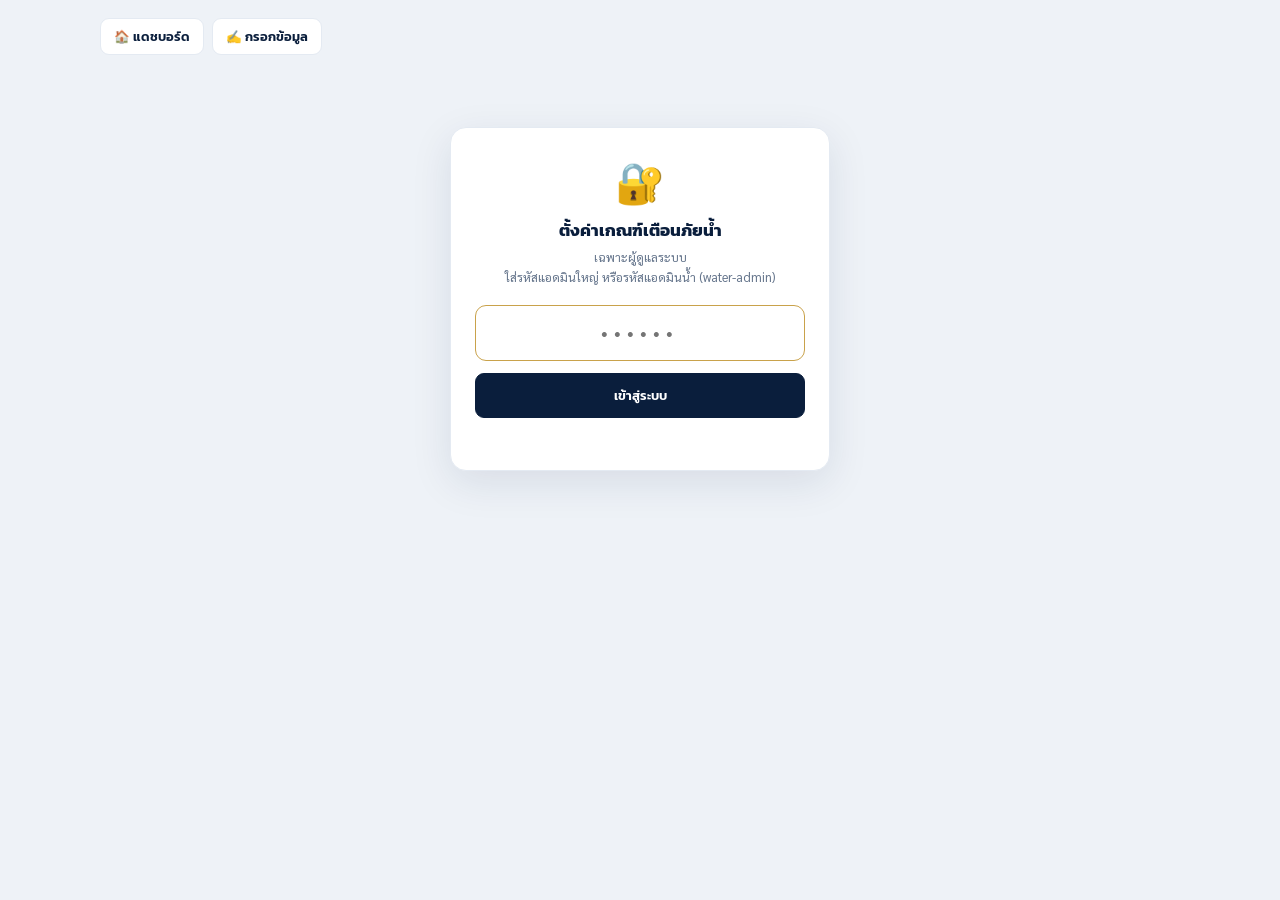
<file: thresholds.html>
<!DOCTYPE html><html lang="th"><head>
<meta charset="UTF-8"><meta name="viewport" content="width=device-width,initial-scale=1,viewport-fit=cover">
<meta name="theme-color" content="#0a1e3c">
<title>ตั้งค่าเกณฑ์เตือนภัยน้ำ · แอดมิน</title>
<link href="https://fonts.googleapis.com/css2?family=Kanit:wght@300;400;500;600;700;800&family=Sarabun:wght@400;500;600;700&display=swap" rel="stylesheet">
<style>
:root{--navy:#0a1e3c;--ink:#0f172a;--muted:#64748b;--bg:#eef2f7;--card:#fff;--line:#e4eaf2;
  --gold:#c9a24b;--ok:#16a34a;--warn:#f59e0b;--crit:#dc2626;--info:#0ea5e9;--cyan:#0891b2;
  --r:14px;--disp:'Kanit',sans-serif;--font:'Sarabun',system-ui,sans-serif}
*{box-sizing:border-box}
body{margin:0;background:var(--bg);color:var(--ink);font-family:var(--font);padding:18px 14px 60px}
.wrap{max-width:1080px;margin:0 auto}
h1{font-family:var(--disp);font-weight:700;font-size:20px;color:var(--navy);margin:0}
h1 small{display:block;font-size:11px;color:var(--muted);font-weight:500;letter-spacing:2px;text-transform:uppercase;margin-top:2px}
.hd{display:flex;align-items:center;gap:12px;flex-wrap:wrap;margin-bottom:16px}
.badge{display:inline-flex;align-items:center;gap:7px;background:#0e3b6b;color:#cfe0f7;border:1px solid #1e4576;
  padding:6px 12px;border-radius:999px;font-size:12px;font-weight:600;font-family:var(--disp)}
.spacer{margin-left:auto}
.btn{font-family:var(--disp);font-weight:600;font-size:13px;border:1px solid var(--line);background:#fff;color:var(--navy);
  border-radius:9px;padding:8px 14px;cursor:pointer;transition:.15s}
.btn:hover{background:var(--bg)}
.btn.primary{background:var(--navy);color:#fff;border-color:var(--navy)}
.btn.primary:hover{filter:brightness(1.18)}
.btn.gold{background:var(--gold);color:#20140a;border-color:var(--gold)}
.btn:disabled{opacity:.45;cursor:not-allowed}

/* ---- login ---- */
.login{max-width:380px;margin:8vh auto 0;background:var(--card);border:1px solid var(--line);border-radius:16px;
  box-shadow:0 12px 40px rgba(15,40,80,.1);padding:26px 24px;text-align:center}
.login .lock{font-size:40px}
.login h2{font-family:var(--disp);font-size:17px;color:var(--navy);margin:10px 0 4px}
.login p{font-size:12.5px;color:var(--muted);margin:0 0 18px;line-height:1.6}
.login input{width:100%;font-family:var(--disp);font-size:20px;text-align:center;letter-spacing:6px;
  border:1.5px solid var(--line);border-radius:11px;padding:12px;margin-bottom:12px;outline:none}
.login input:focus{border-color:var(--gold)}
.login .btn{width:100%;padding:12px}
.err{color:var(--crit);font-size:12.5px;margin-top:10px;min-height:16px;font-weight:600}

/* ---- section cards ---- */
.card{background:var(--card);border:1px solid var(--line);border-radius:var(--r);box-shadow:0 6px 20px rgba(15,40,80,.06);
  margin-bottom:16px;overflow:hidden}
.card .ch{display:flex;align-items:center;gap:10px;padding:13px 16px;border-bottom:1px solid var(--line);
  background:linear-gradient(180deg,#fff,#f7f9fc)}
.card .ch .ic{width:30px;height:30px;border-radius:9px;background:#0e3b6b;color:#fff;display:grid;place-items:center;font-size:15px}
.card .ch h3{font-family:var(--disp);font-size:15px;font-weight:700;color:var(--navy);margin:0}
.card .ch .cnt{font-size:11px;color:var(--muted);margin-left:auto;font-family:var(--disp)}
.tblwrap{overflow-x:auto}
table{width:100%;border-collapse:collapse;font-size:13px;min-width:520px}
th,td{padding:9px 10px;text-align:center;border-bottom:1px solid var(--line);white-space:nowrap}
th{font-family:var(--disp);font-weight:600;font-size:11px;color:var(--muted);background:#f8fafc;position:sticky;top:0}
td.nm{text-align:left;font-weight:600;color:var(--navy);white-space:normal;min-width:130px}
td.nm small{display:block;color:var(--muted);font-weight:400;font-size:10.5px}
input.num{width:78px;font-family:var(--disp);font-size:13px;text-align:center;border:1px solid var(--line);
  border-radius:8px;padding:6px 4px;outline:none;background:#fff}
input.num:focus{border-color:var(--gold);background:#fffdf7}
input.num.dirty{border-color:var(--info);background:#eff8ff}
.save{font-family:var(--disp);font-size:12px;font-weight:600;border:1px solid var(--navy);background:var(--navy);color:#fff;
  border-radius:8px;padding:6px 12px;cursor:pointer;transition:.15s}
.save:disabled{opacity:.4;cursor:default;background:#fff;color:var(--muted);border-color:var(--line)}
.save.ok{background:var(--ok);border-color:var(--ok)}
.upd{font-size:10px;color:var(--muted);font-family:var(--disp)}
.hint{font-size:11px;color:var(--warn);font-weight:600}
.legend{font-size:11.5px;color:var(--muted);padding:10px 16px;border-top:1px dashed var(--line);line-height:1.7}
.loading{text-align:center;color:var(--muted);padding:40px;font-size:13px}
/* toast */
#toast{position:fixed;left:50%;bottom:22px;transform:translateX(-50%) translateY(20px);z-index:99;
  background:var(--navy);color:#fff;font-family:var(--disp);font-size:13px;padding:11px 20px;border-radius:999px;
  box-shadow:0 12px 34px rgba(6,20,45,.4);opacity:0;transition:.3s;pointer-events:none}
#toast.show{opacity:1;transform:translateX(-50%) translateY(0)}
#toast.bad{background:var(--crit)}
.nameField{display:flex;align-items:center;gap:8px;font-size:12px;color:var(--muted);font-family:var(--disp)}
.nameField input{font-family:var(--font);font-size:13px;border:1px solid var(--line);border-radius:8px;padding:6px 10px;width:150px}
.topnav{display:flex;gap:8px;flex-wrap:wrap;margin-bottom:14px}
.topnav a{display:inline-flex;align-items:center;gap:6px;font-family:var(--disp);font-size:12.5px;font-weight:600;text-decoration:none;color:var(--navy);background:#fff;border:1px solid var(--line);border-radius:9px;padding:8px 13px;transition:.15s}
.topnav a:hover{background:var(--bg)}
.ro-note{font-size:10.5px;color:var(--warn);font-weight:600;font-family:var(--disp);margin-right:10px}
</style>
</head>
<body>
<div class="wrap">
  <div class="topnav">
    <a href="index.html">🏠 แดชบอร์ด</a>
    <a href="input.html">✍️ กรอกข้อมูล</a>
  </div>
  <!-- ===== LOGIN ===== -->
  <div id="loginView" class="login">
    <div class="lock">🔐</div>
    <h2>ตั้งค่าเกณฑ์เตือนภัยน้ำ</h2>
    <p>เฉพาะผู้ดูแลระบบ<br>ใส่รหัสแอดมินใหญ่ หรือรหัสแอดมินน้ำ (water-admin)</p>
    <input id="pin" type="password" inputmode="numeric" placeholder="••••••" autocomplete="off" maxlength="12">
    <button class="btn primary" id="loginBtn">เข้าสู่ระบบ</button>
    <div class="err" id="loginErr"></div>
  </div>

  <!-- ===== MAIN ===== -->
  <div id="mainView" style="display:none">
    <div class="hd">
      <h1>ตั้งค่าเกณฑ์เตือนภัยน้ำ<small>Alert Threshold Settings</small></h1>
      <span class="badge" id="roleBadge">🔓 โหมดแอดมิน</span>
      <div class="spacer"></div>
      <label class="nameField">ผู้แก้ไข: <input id="editorName" placeholder="ชื่อ (ไม่บังคับ)"></label>
      <button class="btn" id="reloadBtn">↻ โหลดใหม่</button>
      <button class="btn" id="logoutBtn">ออกจากระบบ</button>
    </div>
    <div id="content"><div class="loading">กำลังโหลดเกณฑ์…</div></div>
    <p style="font-size:11px;color:var(--muted);text-align:center;line-height:1.7;margin-top:18px">
      แก้ตัวเลขในช่อง แล้วกด "บันทึก" ทีละแถว · การเปลี่ยนเกณฑ์มีผลกับสถานะธงทันที (ระบบล้าง cache ให้อัตโนมัติ)<br>
      ข้อมูลเก็บในชีต "Thresholds" — ไม่ต้องแก้โค้ดอีกต่อไป
    </p>
  </div>
</div>
<div id="toast"></div>

<script>
(function(){
"use strict";
var API_URL = (window.APP_CONFIG && window.APP_CONFIG.API_URL) ||
  "https://script.google.com/macros/s/AKfycbyNbwf9250krK8ObZwR83RYgg139pf72T7QMh1paVb2BI3OD5n1U4nIPEDCdIZGkU7F/exec";

var PIN = "";
var ROLE = null, SCOPE = null;
var _cb = 0;

/* ---- JSONP (ใช้ได้ทั้งอ่าน/เขียน ไม่ติด CORS) ---- */
function jsonp(params){
  return new Promise(function(resolve,reject){
    var name = "__thcb_" + (++_cb) + "_" + Date.now();
    var timer = setTimeout(function(){ cleanup(); reject(new Error("timeout")); }, 20000);
    function cleanup(){ clearTimeout(timer); delete window[name]; if(sc.parentNode) sc.parentNode.removeChild(sc); }
    window[name] = function(data){ cleanup(); resolve(data); };
    var qs = Object.keys(params).map(function(k){ return encodeURIComponent(k)+"="+encodeURIComponent(params[k]); }).join("&");
    var sc = document.createElement("script");
    sc.src = API_URL + "?" + qs + "&callback=" + name;
    sc.onerror = function(){ cleanup(); reject(new Error("network")); };
    document.body.appendChild(sc);
  });
}

/* ---- toast ---- */
var toastEl = document.getElementById("toast"), toastT;
function toast(msg, bad){ toastEl.textContent=msg; toastEl.className = "show"+(bad?" bad":"");
  clearTimeout(toastT); toastT=setTimeout(function(){ toastEl.className=""; }, 2600); }

/* ---- login ---- */
var loginBtn=document.getElementById("loginBtn"), pinInp=document.getElementById("pin"), loginErr=document.getElementById("loginErr");
function doLogin(){
  var pin=(pinInp.value||"").trim();
  if(pin.length<3){ loginErr.textContent="กรุณาใส่รหัสแอดมิน"; return; }
  loginBtn.disabled=true; loginBtn.textContent="กำลังตรวจสอบ…"; loginErr.textContent="";
  jsonp({action:"listthresholds", adminpin:pin}).then(function(res){
    loginBtn.disabled=false; loginBtn.textContent="เข้าสู่ระบบ";
    if(!res || !res.ok){ loginErr.textContent=(res&&res.error)||"รหัสไม่ถูกต้อง"; return; }
    PIN=pin; ROLE=res.role||null; SCOPE=res.scope||null;
    document.getElementById("roleBadge").textContent=roleLabel();
    document.getElementById("loginView").style.display="none";
    document.getElementById("mainView").style.display="block";
    render(res.thresholds||[]);
  }).catch(function(){ loginBtn.disabled=false; loginBtn.textContent="เข้าสู่ระบบ"; loginErr.textContent="เชื่อมต่อไม่ได้ ลองใหม่"; });
}
loginBtn.onclick=doLogin;
pinInp.addEventListener("keydown",function(e){ if(e.key==="Enter") doLogin(); });

/* ---- โหลดใหม่ / ออกจากระบบ ---- */
document.getElementById("reloadBtn").onclick=function(){
  document.getElementById("content").innerHTML='<div class="loading">กำลังโหลดเกณฑ์…</div>';
  jsonp({action:"listthresholds", adminpin:PIN}).then(function(res){
    if(res&&res.ok) render(res.thresholds||[]); else toast((res&&res.error)||"โหลดไม่สำเร็จ", true);
  });
};
document.getElementById("logoutBtn").onclick=function(){
  PIN=""; pinInp.value="";
  document.getElementById("mainView").style.display="none";
  document.getElementById("loginView").style.display="block";
};

/* ---- นิยามคอลัมน์แต่ละชนิด ---- */
var TYPES = {
  station:  { icon:"🌊", title:"สถานีลำน้ำ", cols:[
      {f:"normal",label:"ปกติ"},{f:"warn",label:"เฝ้าระวัง"},{f:"crit",label:"วิกฤติ"},{f:"bank",label:"ระดับตลิ่ง"}],
      legend:"หน่วย ม.รทก. · ธงเหลืองเมื่อ ≥ เฝ้าระวัง · ธงแดงเมื่อ ≥ วิกฤติ (สถานีลำน้ำ: ถึงตลิ่งพอดี = วิกฤติ)" },
  floodgate:{ icon:"🚪", title:"ประตูระบายน้ำ (ปตร.)", cols:[
      {f:"normal",label:"ปกติ"},{f:"warn",label:"เฝ้าระวัง"},{f:"crit",label:"วิกฤติ"}],
      legend:"หน่วย ม.รทก. · ปตร.: สูงกว่าเกณฑ์วิกฤติ = ธงแดง" },
  hydro:    { icon:"📡", title:"สถานีอุทกวิทยา", cols:[
      {f:"normal",label:"ปกติ (รทก.)"},{f:"warn",label:"เฝ้าระวัง (รทก.)"},{f:"crit",label:"วิกฤติ (รทก.)"},
      {f:"normal_h",label:"ปกติ (สูง)"},{f:"warn_h",label:"เฝ้าระวัง (สูง)"},{f:"crit_h",label:"วิกฤติ (สูง)"}],
      legend:"มี 2 ชุด: ระดับ ม.รทก. และ ความสูงจากท้องน้ำ (ม.) — ใช้ตัวที่วิกฤติกว่า" },
  reservoir:{ icon:"🏞️", title:"อ่างเก็บน้ำ", cols:[
      {f:"normal",label:"น้ำน้อยกว่า (%)"},{f:"warn",label:"เฝ้าระวังน้ำมาก (%)"},{f:"crit",label:"ล้นความจุ (%)"}],
      legend:"หน่วย % ของความจุ · ต่ำกว่า \"น้ำน้อยกว่า\" = น้ำน้อย · ≥ เฝ้าระวัง = น้ำมาก · ≥ ล้นความจุ = ล้น" }
};
var ORDER = ["station","floodgate","hydro","reservoir"];

function canEdit(tp){ if(ROLE==="super") return true; return Array.isArray(SCOPE) && SCOPE.indexOf(tp)!==-1; }
function roleLabel(){ return ROLE==="super"?"🔓 แอดมินใหญ่ · แก้ได้ทุกชนิด":ROLE==="water"?"💧 แอดมินน้ำ · แก้สถานีลำน้ำ":ROLE==="reservoir"?"🏞️ แอดมินอ่าง/ปตร./อุทกฯ":"🔓 โหมดแอดมิน"; }
function esc(v){ return (v==null?"":String(v)).replace(/[&<>"]/g,function(c){return {'&':'&amp;','<':'&lt;','>':'&gt;','"':'&quot;'}[c];}); }

function render(list){
  var byType = {station:[],floodgate:[],hydro:[],reservoir:[]};
  list.forEach(function(r){ if(byType[r.point_type]) byType[r.point_type].push(r); });
  var html = "";
  ORDER.forEach(function(tp){
    var def=TYPES[tp], rows=byType[tp]; if(!rows.length) return;
    var editable = canEdit(tp);
    html += '<div class="card"><div class="ch"><span class="ic">'+def.icon+'</span><h3>'+def.title+'</h3>'+
            (editable?'':'<span class="ro-note">🔒 อ่านอย่างเดียว (นอกสิทธิ์)</span>')+
            '<span class="cnt">'+rows.length+' จุด</span></div><div class="tblwrap"><table><thead><tr>'+
            '<th style="text-align:left">จุด</th>';
    def.cols.forEach(function(c){ html+='<th>'+c.label+'</th>'; });
    html += '<th>แก้ล่าสุด</th><th></th></tr></thead><tbody>';
    rows.forEach(function(r){
      html += '<tr data-id="'+esc(r.id)+'" data-type="'+tp+'"><td class="nm">'+esc(r.name||r.id)+
              '<small>'+esc(r.id)+'</small></td>';
      def.cols.forEach(function(c){
        var val = (r[c.f]===null||r[c.f]===undefined)?"":r[c.f];
        html += '<td><input class="num" type="number" step="0.01" data-f="'+c.f+'" value="'+esc(val)+'"'+(editable?'':' disabled')+'></td>';
      });
      html += '<td class="upd">'+esc(r.updated_at||"—")+(r.updated_by?'<br>'+esc(r.updated_by):"")+'</td>'+
              '<td>'+(editable?'<button class="save" disabled>บันทึก</button>':'<span style="color:var(--muted);font-size:11px">—</span>')+'</td></tr>';
    });
    html += '</tbody></table></div><div class="legend">'+def.legend+'</div></div>';
  });
  document.getElementById("content").innerHTML = html || '<div class="loading">ไม่พบข้อมูลเกณฑ์</div>';
  wire();
}

function wire(){
  var rows = document.querySelectorAll("tr[data-id]");
  rows.forEach(function(tr){
    if (!canEdit(tr.dataset.type)) return;
    var inputs = tr.querySelectorAll("input.num");
    var saveBtn = tr.querySelector(".save");
    if (!saveBtn) return;
    var orig = {}; inputs.forEach(function(i){ orig[i.dataset.f]=i.value; });
    function checkDirty(){
      var dirty=false;
      inputs.forEach(function(i){ var d=i.value!==orig[i.dataset.f]; i.classList.toggle("dirty",d); if(d)dirty=true; });
      saveBtn.disabled=!dirty; if(!dirty){ saveBtn.classList.remove("ok"); saveBtn.textContent="บันทึก"; }
    }
    inputs.forEach(function(i){ i.addEventListener("input",checkDirty); });
    saveBtn.onclick=function(){
      var params={ action:"setthreshold", adminpin:PIN, id:tr.dataset.id };
      var nm=(document.getElementById("editorName").value||"").trim(); if(nm) params.updated_by=nm;
      inputs.forEach(function(i){ if(i.value!==orig[i.dataset.f] && i.value!=="") params[i.dataset.f]=i.value; });
      // soft check ลำดับ ปกติ ≤ เฝ้าระวัง ≤ วิกฤติ
      var n=parseFloat(tr.querySelector('[data-f=normal]').value), w=parseFloat(tr.querySelector('[data-f=warn]').value), c=parseFloat(tr.querySelector('[data-f=crit]').value);
      if(!isNaN(n)&&!isNaN(w)&&!isNaN(c)&&!(n<=w&&w<=c)){
        if(!confirm("ลำดับเกณฑ์ผิดปกติ (ควร ปกติ ≤ เฝ้าระวัง ≤ วิกฤติ)\nยืนยันบันทึกต่อไหม?")) return;
      }
      saveBtn.disabled=true; saveBtn.textContent="กำลังบันทึก…";
      jsonp(params).then(function(res){
        if(res&&res.ok){
          inputs.forEach(function(i){ orig[i.dataset.f]=i.value; i.classList.remove("dirty"); });
          saveBtn.classList.add("ok"); saveBtn.textContent="✓ บันทึกแล้ว";
          var upd=tr.querySelector(".upd"); if(upd) upd.innerHTML="เพิ่งแก้"+(nm?'<br>'+esc(nm):"");
          toast("บันทึกเกณฑ์ "+tr.dataset.id+" แล้ว");
          setTimeout(function(){ saveBtn.disabled=true; saveBtn.classList.remove("ok"); saveBtn.textContent="บันทึก"; }, 1500);
        } else {
          saveBtn.disabled=false; saveBtn.textContent="บันทึก";
          toast((res&&res.error)||"บันทึกไม่สำเร็จ", true);
        }
      }).catch(function(){ saveBtn.disabled=false; saveBtn.textContent="บันทึก"; toast("เชื่อมต่อไม่ได้", true); });
    };
  });
}

setTimeout(function(){ pinInp.focus(); }, 200);
})();
</script>
</body></html>
</file>
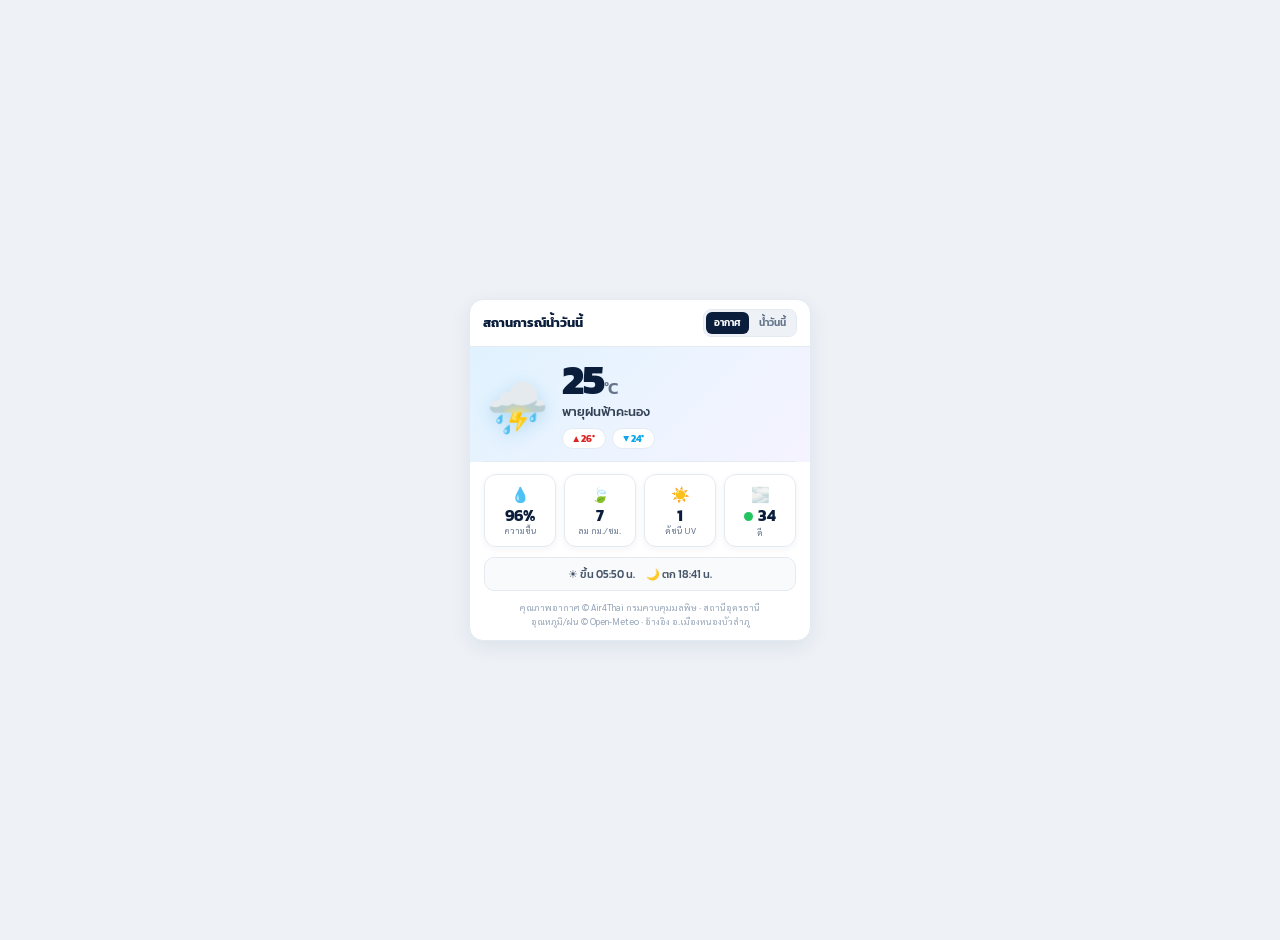
<file: weather-card-preview.html>
<!DOCTYPE html><html lang="th"><head><meta charset="utf-8">
<meta name="viewport" content="width=device-width,initial-scale=1">
<link href="https://fonts.googleapis.com/css2?family=Kanit:wght@400;500;600;700;800&family=Sarabun:wght@400;500;600;700&display=swap" rel="stylesheet">
<style>
:root{--navy:#0a1e3c;--muted:#64748b;--line:#e4eaf2;--crit:#dc2626;--info:#0ea5e9;--disp:'Kanit',sans-serif}
body{background:#eef2f7;font-family:'Sarabun',sans-serif;display:grid;place-items:center;min-height:100vh;margin:0;padding:20px}
.card{width:340px;background:#fff;border:1px solid var(--line);border-radius:14px;box-shadow:0 6px 20px rgba(15,40,80,.08);overflow:hidden}
.ph{padding:9px 13px;border-bottom:1px solid var(--line);display:flex;justify-content:space-between;align-items:center}
.ph h3{font-family:var(--disp);font-size:12.5px;font-weight:700;color:var(--navy);margin:0}
.segx{display:inline-flex;background:#eef2f7;border:1px solid var(--line);border-radius:8px;padding:2px;gap:2px}
.segx button{border:0;font-family:var(--disp);font-size:9.5px;font-weight:600;color:var(--muted);padding:4px 8px;border-radius:6px;cursor:pointer;background:transparent}
.segx button.on{background:var(--navy);color:#fff}
.wxTop{background:linear-gradient(135deg,#e0f2fe 0%,#eef4ff 60%,#f5f3ff 100%);padding:14px 16px 13px;display:flex;align-items:center;gap:14px;position:relative}
.wxTop::after{content:"";position:absolute;left:14px;right:14px;bottom:0;height:1px;background:var(--line)}
.wxTop .ico{font-size:50px;line-height:1;filter:drop-shadow(0 5px 9px rgba(2,132,199,.22))}
.wxTop .t{font-family:var(--disp);font-weight:800;font-size:42px;color:var(--navy);line-height:.92;letter-spacing:-1px}
.wxTop .t small{font-size:17px;font-weight:600;color:var(--muted)}
.wxTop .cond{font-size:12.5px;color:#334155;font-family:var(--disp);font-weight:500;margin-top:3px}
.wxTop .hl{display:flex;gap:6px;margin-top:7px}
.wxTop .hl span{font-size:10px;font-family:var(--disp);font-weight:700;background:#fff;border:1px solid var(--line);border-radius:99px;padding:2px 10px}
.wxTop .hl .hi{color:var(--crit)} .wxTop .hl .lo{color:var(--info)}
.wxBody2{padding:12px 14px;display:flex;flex-direction:column;gap:10px}
.wxGrid{display:grid;grid-template-columns:repeat(4,1fr);gap:8px}
.wxT{background:#fff;border:1px solid var(--line);border-radius:12px;padding:9px 4px 8px;text-align:center;box-shadow:0 2px 7px rgba(15,40,80,.05)}
.wxT .ti{font-size:15px}.wxT b{font-family:var(--disp);font-size:16px;color:var(--navy);display:block;margin-top:3px;line-height:1}
.wxT span{font-size:8.5px;color:var(--muted);display:block;margin-top:3px;line-height:1.2}
.wxT.aq b{display:inline-flex;align-items:center;justify-content:center;gap:5px}
.wxT .dot{width:9px;height:9px;border-radius:50%;display:inline-block}
.wxSun{display:flex;justify-content:center;gap:18px;font-size:11px;color:#475569;font-family:var(--disp);font-weight:500;background:#f8fafc;border:1px solid var(--line);border-radius:10px;padding:8px}
.wxSrc{font-size:9px;color:#94a3b8;text-align:center;line-height:1.5}
</style></head><body>
<div class="card">
  <div class="ph"><h3>สถานการณ์น้ำวันนี้</h3>
    <div class="segx"><button class="on">อากาศ</button><button>น้ำวันนี้</button></div></div>
  <div class="wxTop"><span class="ico">⛈️</span>
    <div><div class="t">25<small>°C</small></div>
    <div class="cond">พายุฝนฟ้าคะนอง</div>
    <div class="hl"><span class="hi">▲ 26°</span><span class="lo">▼ 24°</span></div></div></div>
  <div class="wxBody2"><div class="wxGrid">
    <div class="wxT"><div class="ti">💧</div><b>96%</b><span>ความชื้น</span></div>
    <div class="wxT"><div class="ti">🍃</div><b>7</b><span>ลม กม./ชม.</span></div>
    <div class="wxT"><div class="ti">☀️</div><b>1</b><span>ดัชนี UV</span></div>
    <div class="wxT aq"><div class="ti">🌫️</div><b><span class="dot" style="background:#22c55e"></span>34</b><span>ดี</span></div>
  </div>
  <div class="wxSun">☀ ขึ้น 05:50 น.　🌙 ตก 18:41 น.</div>
  <div class="wxSrc">คุณภาพอากาศ © Air4Thai กรมควบคุมมลพิษ · สถานีอุดรธานี<br>อุณหภูมิ/ฝน © Open-Meteo · อ้างอิง อ.เมืองหนองบัวลำภู</div></div>
</div>
</body></html>
</file>
<file: ds.css>
/* ══════════════════════════════════════════════════════════════════════
   แก้ปัญหา "น้ำ" แสดงเป็น "นำ" บน iPad / แท็บเล็ต
   สาเหตุ: line-height:1.1 ที่แคบเกิน + overflow:hidden (หรือ background-clip:text)
           ทำให้ไม้โท/สระบนของภาษาไทยล้นออกนอกกล่องบรรทัดแล้วถูกตัดทิ้ง
   แก้ 4 จุด: .brand .ttl · .menu .lbl · .gtk · .ldn
   ══════════════════════════════════════════════════════════════════════ */
/* ===================================================================
 *  ds.css — Design System กลาง · ศูนย์บัญชาการข้อมูลน้ำ จ.หนองบัวลำภู
 *  สำนักงานสถิติจังหวัดหนองบัวลำภู
 *  ใช้ร่วมกันทุกหน้า — แก้ที่นี่ที่เดียว เปลี่ยนทั้งระบบ
 *  โหลดก่อน <style> ของแต่ละหน้าเสมอ (หน้าใดต้องการค่าต่างจะทับได้)
 * =================================================================== */
:root{--navy:#0a1e3c;--ink:#0f172a;--muted:#64748b;--bg:#eef2f7;--card:#fff;--line:#e4eaf2;--gold:#c9a24b;
--ok:#16a34a;--warn:#f59e0b;--crit:#dc2626;--info:#0ea5e9;--cyan:#0891b2;--r:13px;--sh:0 5px 16px rgba(15,40,80,.07);
--disp:'Kanit',sans-serif;--font:'Sarabun',system-ui,sans-serif}
*{box-sizing:border-box;margin:0;padding:0}
html,body{height:100%;overflow:hidden}
body{font-family:var(--font);background:var(--bg);color:var(--ink);-webkit-font-smoothing:antialiased}
.app{display:grid;grid-template-columns:250px 1fr;height:100vh;height:100dvh;transition:grid-template-columns .25s}
.app.collapsed{grid-template-columns:76px 1fr}
.side{background:linear-gradient(185deg,#0a1e3c,#0b2547 55%,#0a1e3c);color:#fff;display:flex;flex-direction:column;overflow:hidden;position:relative}
.side::before{content:"";position:absolute;top:0;left:0;right:0;height:3px;background:linear-gradient(90deg,var(--gold),transparent)}
.brand{display:flex;align-items:center;gap:12px;padding:16px 15px 14px;border-bottom:1px solid rgba(255,255,255,.08)}
.brand img{width:44px;height:44px;flex:0 0 44px;object-fit:contain;filter:drop-shadow(0 2px 5px rgba(0,0,0,.4))}
.brand .bt{overflow:hidden}
.brand .kick{font-family:var(--disp);font-size:8.5px;font-weight:600;letter-spacing:2px;color:var(--gold);white-space:nowrap}
.brand .ttl{font-family:var(--disp);font-weight:700;font-size:15px;line-height:1.55;white-space:nowrap;color:#fff}
.brand .en{font-size:8.5px;opacity:.55;letter-spacing:1.5px;white-space:nowrap;margin-top:2px}
/* wordmark NONG BUA LAM PHU: ให้อ่านออกชัด + specificity สูงกว่า inline บน dashboard.html */
.side .brand .ttl{line-height:1.2}
.side .brand .en{opacity:1;color:#8fb2dd;font-size:9px;font-weight:500;letter-spacing:2px;margin-top:3px;line-height:1.2}
.menu{flex:1;overflow-y:auto;padding:7px 9px}
.menu::-webkit-scrollbar{width:0}
.menu a{display:flex;align-items:center;gap:12px;padding:9px 11px;border-radius:10px;color:#c3cfe0;text-decoration:none;margin-bottom:2px;transition:.15s;position:relative}
.menu a:hover{background:rgba(255,255,255,.07);color:#fff}
.menu a.active{background:linear-gradient(100deg,rgba(56,189,248,.22),rgba(56,189,248,.05));color:#fff}
.menu a.active::before{content:"";position:absolute;left:-9px;top:50%;transform:translateY(-50%);width:4px;height:20px;border-radius:0 4px 4px 0;background:var(--gold)}
.menu .ic{width:20px;height:20px;flex:0 0 20px}
.menu .lbl{white-space:nowrap;overflow:hidden;line-height:1.6;padding:1px 0}
.menu .lbl b{font-family:var(--disp);font-weight:500;font-size:13px;display:block}
.menu .lbl i{font-style:normal;font-size:9px;opacity:.5}
.side-foot{padding:10px 14px;border-top:1px solid rgba(255,255,255,.08);font-size:9.5px;color:#8fa2bd;line-height:1.45}
.side-foot b{font-family:var(--disp);color:#dbe6f5;font-weight:500;font-size:11px;display:block;margin-bottom:2px}
.side-foot .cp{margin-top:4px;opacity:.75}
.app.collapsed .brand .bt,.app.collapsed .menu .lbl,.app.collapsed .side-foot{opacity:0;width:0;height:0;pointer-events:none}
.main-col{min-width:0;display:flex;flex-direction:column;height:100vh;height:100dvh;overflow:hidden}
.topbar{height:54px;flex:0 0 54px;display:flex;align-items:center;gap:13px;padding:0 18px;background:var(--card);border-bottom:1px solid var(--line)}
.burger{width:36px;height:36px;border:1px solid var(--line);background:#fff;border-radius:10px;display:flex;align-items:center;justify-content:center;cursor:pointer;color:var(--navy)}
.burger svg{width:19px;height:19px}
.topbar .tt{font-family:var(--disp);font-weight:600;font-size:15.5px;color:var(--navy)}
.topbar .tt i{font-style:normal;font-size:11px;color:var(--muted);font-weight:400;margin-left:8px}
.topbar .tr{margin-left:auto;display:flex;gap:8px;align-items:center}
.chip{display:inline-flex;align-items:center;gap:6px;background:var(--bg);border:1px solid var(--line);border-radius:9px;padding:6px 11px;font-size:11.5px;color:var(--muted);cursor:help}
.chip.live{background:#f0fdf4;border-color:#c7ecd0;color:#15803d}
.chip.demo{background:#fffbeb;border-color:#fbe6b0;color:#b45309}
.btn{display:inline-flex;align-items:center;gap:6px;font-family:var(--disp);font-weight:600;font-size:12px;background:var(--navy);color:#fff;border:0;padding:7px 13px;border-radius:9px;cursor:pointer}
.btn svg{width:14px;height:14px}
.content{flex:1;min-height:0;padding:11px 15px 12px;display:grid;grid-template-rows:auto minmax(0,1fr) 196px;gap:10px;overflow:hidden}
.kpis{display:grid;grid-template-columns:repeat(5,1fr);gap:10px}
.k{border-radius:13px;padding:10px 13px;border:1px solid;box-shadow:0 2px 7px rgba(15,40,80,.04);cursor:help}
.k .kh{display:flex;align-items:center;gap:9px;margin-bottom:5px}
.k .ki{width:34px;height:34px;flex:0 0 34px;border-radius:10px;display:flex;align-items:center;justify-content:center;font-size:17px;background:rgba(15,40,80,.06)}
.k .kt{font-size:10.5px;color:#475569;font-weight:600;line-height:1.15}
.k .kv{font-family:var(--disp);font-weight:800;font-size:23px;line-height:1}
.k .kv small{font-size:11.5px;font-weight:600;opacity:.7}
.k .kd{font-size:9.5px;margin-top:3px;color:var(--muted)}
.k.b1{background:#eff8ff;border-color:#cfe8fb}
.k.b1 .kv{color:#0369a1}
.k.b2{background:#f0fdf4;border-color:#c7ecd0}
.k.b2 .kv{color:#15803d}
.k.b3{background:#ecfeff;border-color:#c3ece9}
.k.b3 .kv{color:#0e7490}
.k.b4{background:#fffbeb;border-color:#fbe6b0}
.k.b4 .kv{color:#b45309}
.k.b5{background:#fff5f5;border-color:#fbd5d5}
.k.b5 .kv{color:#b91c1c}
.mid{display:grid;grid-template-columns:1.55fr 1fr 1fr;gap:10px;min-height:0}
.col{display:flex;flex-direction:column;gap:10px;min-height:0}
.panel{background:var(--card);border-radius:var(--r);box-shadow:var(--sh);border:1px solid var(--line);display:flex;flex-direction:column;min-height:0;overflow:hidden}
.panel.f1{flex:1}
.ph{display:flex;align-items:center;justify-content:space-between;padding:7px 11px;border-bottom:1px solid var(--line);flex:0 0 auto;gap:6px;flex-wrap:wrap}
.ph h3{font-family:var(--disp);font-size:12.5px;font-weight:700;color:var(--navy);cursor:help}
.ph .sub{font-size:8.5px;color:var(--muted);font-weight:400;display:block}
.seg{display:inline-flex;background:var(--bg);border-radius:8px;padding:2px}
.seg button{border:0;background:transparent;font-family:var(--disp);font-size:10px;font-weight:500;padding:4px 8px;border-radius:6px;cursor:pointer;color:var(--muted)}
.seg button.on{background:var(--navy);color:#fff}
.pb{flex:1;min-height:0;position:relative}
#map{position:absolute;inset:0}
#prof{position:absolute;inset:0;width:100%;height:100%}
.legend{flex:0 0 auto;display:flex;align-items:center;gap:11px;padding:5px 11px;border-top:1px solid var(--line);font-size:9.5px;color:var(--muted);flex-wrap:wrap}
.legend .lg{display:inline-flex;align-items:center;gap:4px;cursor:help}
.legend .dot{width:10px;height:10px;border-radius:50%;display:inline-block}
.legend .sw{width:16px;height:8px;border-radius:2px;display:inline-block}
.legend .note{margin-left:auto;font-size:9px}
.rlist{padding:5px 10px 7px;overflow-y:auto;flex:1;min-height:0}
.rlist::-webkit-scrollbar{width:5px}
.rlist::-webkit-scrollbar-thumb{background:#cbd5e1;border-radius:9px}
.ri{padding:6px 7px;border-radius:9px;margin-bottom:4px;cursor:pointer;transition:.13s;border:1px solid transparent}
.ri:hover{background:#f8fafc;border-color:var(--line);transform:translateX(2px)}
.ri.sel{background:#eff8ff;border-color:#cfe8fb}
.ri .rt{display:flex;justify-content:space-between;align-items:baseline;gap:6px;margin-bottom:3px}
.ri .rn{font-family:var(--disp);font-weight:600;font-size:11.5px;line-height:1.1}
.ri .rn .no{display:inline-block;background:var(--bg);color:var(--muted);font-size:8.5px;padding:0 5px;border-radius:99px;margin-right:4px}
.ri .ra{font-size:8.5px;color:var(--muted);font-weight:400}
.ri .rp{font-family:var(--disp);font-weight:800;font-size:13px;white-space:nowrap;text-align:right}
.ri .rp small{font-size:8.5px;color:var(--muted);font-weight:400;display:block}
.ri .rb{height:9px;border-radius:99px;background:#eef2f7;position:relative;overflow:visible}
.ri .rb i{display:block;height:100%;border-radius:99px;transition:width .5s}
.ri .rb{isolation:isolate}
.ri .rb i{position:relative;z-index:1}
.ri .rb .mk{position:absolute;top:-3px;bottom:-3px;width:3px;border-radius:2px;background:#f59e0b;box-shadow:0 0 0 1.5px #fff;z-index:2}
.ri .rb .mk.crit{background:#dc2626}
.acts{padding:6px 9px;overflow-y:auto;flex:1;min-height:0;display:flex;flex-direction:column;gap:5px}
.act{display:flex;gap:8px;align-items:flex-start;padding:7px 9px;border-radius:10px;border:1px solid var(--line);font-size:10.5px;line-height:1.4}
.act.c{background:#fff5f5;border-color:#fbd5d5}
.act.w{background:#fffbeb;border-color:#fbe6b0}
.act.o{background:#f0fdf4;border-color:#c7ecd0}
.act.i{background:#eff8ff;border-color:#cfe8fb}
.act .ai{font-size:15px;line-height:1.2}
.act b{font-family:var(--disp);font-weight:600;display:block;font-size:11.5px;margin-bottom:1px}
.act .an{color:var(--muted);font-size:9.5px}
.bot{display:grid;grid-template-columns:1.75fr 1fr 1fr;gap:10px;min-height:0}
.chartp{padding:5px 9px}
.fgl{padding:7px 10px;overflow-y:auto;flex:1;min-height:0}
.fgi{display:flex;justify-content:space-between;align-items:center;gap:6px;padding:7px 6px;border-bottom:1px dashed var(--line);cursor:pointer;border-radius:8px}
.fgi:hover{background:#f8fafc}
.fgi:last-child{border-bottom:0}
.fgi .fn{font-family:var(--disp);font-weight:600;font-size:11.5px;line-height:1.1}
.fgi .fa{font-size:8.5px;color:var(--muted)}
.fgi .fp{font-family:var(--disp);font-size:9px;font-weight:600;color:#fff;padding:2px 8px;border-radius:99px;white-space:nowrap}
.fgi .fq{font-size:8.5px;color:var(--muted);text-align:right;margin-top:2px}
/* tooltip */
.tipbox{position:fixed;z-index:9999;display:none;background:#fff;border:1px solid var(--line);border-radius:12px;box-shadow:0 12px 32px rgba(10,30,60,.22);padding:0;max-width:376px;font-family:var(--font);font-size:11.5px;pointer-events:none;overflow:hidden}
.tipbox .tth{font-family:var(--disp);font-weight:600;color:#fff;padding:9px 13px;font-size:13px;line-height:1.25}
.tipbox .tth small{display:block;font-size:9.5px;opacity:.85;font-weight:400}
.tipbox .body{display:flex;gap:13px;padding:12px 13px}
.tipbox .simple{padding:9px 12px;line-height:1.55}
.tipbox .dt{flex:1;min-width:0}
.tipbox .row{display:flex;justify-content:space-between;gap:16px;padding:3.5px 0;border-bottom:1px dashed #eef2f7}
.tipbox .row:last-child{border-bottom:0}
.tipbox .row span{color:var(--muted);white-space:nowrap}
.tipbox .row b{font-family:var(--disp);font-weight:600;text-align:right}
.gg{flex:0 0 52px;display:flex;flex-direction:column;align-items:center;gap:5px}
.gg.wide{flex:0 0 146px}
.grow{display:flex;gap:7px;align-items:stretch}
.gz{position:absolute;left:0;right:0}
.gline{position:absolute;left:-2px;right:-2px;height:2px;opacity:.95}
.gnow{position:absolute;left:-4px;right:-4px;height:0;border-top:2px dashed rgba(15,23,42,.55)}
.gticks{position:relative;width:104px;height:112px}
.gtk{position:absolute;left:0;transform:translateY(50%);display:flex;align-items:center;gap:4px;white-space:nowrap;font-size:8.5px;color:var(--muted);line-height:1.45}
.gtk i{width:8px;height:2px;border-radius:1px;flex:0 0 8px}
.gtk em{font-style:normal;font-family:var(--disp);font-weight:600}
.seprow{font-family:var(--disp);font-size:9px;font-weight:700;color:var(--gold);text-transform:uppercase;letter-spacing:.5px;padding:6px 0 2px;border-top:1px solid var(--line);margin-top:4px}
/* ladder: ระดับน้ำเทียบเกณฑ์ ทุกสถานี */
.ldl{padding:6px 10px;overflow-y:auto;flex:1;min-height:0}
.ldl::-webkit-scrollbar{width:5px}
.ldl::-webkit-scrollbar-thumb{background:#cbd5e1;border-radius:9px}
.ld{display:grid;grid-template-columns:104px 1fr 66px;gap:8px;align-items:center;padding:4px 5px;border-radius:8px;cursor:pointer}
.ld:hover{background:#f8fafc}
.ld.sel{background:#eff8ff}
.ldn{font-size:10.5px;line-height:1.5;white-space:nowrap;overflow:hidden;text-overflow:ellipsis}
.ldn .no{display:inline-block;background:var(--bg);color:var(--muted);font-size:8px;padding:0 4px;border-radius:99px;margin-right:3px;font-family:var(--disp)}
.ldb{position:relative;height:13px;border-radius:7px;overflow:hidden;background:#eef2f7}
.ldb .z{position:absolute;top:0;bottom:0}
.ldb .pin{position:absolute;top:-4px;bottom:-4px;width:4px;border-radius:2px;background:#0f172a;box-shadow:0 0 0 2px #fff;z-index:3}
.ldv{font-family:var(--disp);font-weight:700;font-size:10.5px;text-align:right;white-space:nowrap}
.ldv small{display:block;font-size:7.5px;color:var(--muted);font-weight:400}
.ldlg{flex:0 0 auto;display:flex;gap:10px;padding:5px 11px;border-top:1px solid var(--line);font-size:9px;color:var(--muted)}
.ldlg .lg{display:inline-flex;align-items:center;gap:4px;cursor:help}
.ldlg .sw{width:14px;height:8px;border-radius:2px}
.gtube{position:relative;width:25px;height:112px;border-radius:13px;background:#e8eef6;border:1px solid #dbe4ef;overflow:hidden;box-shadow:inset 0 2px 5px rgba(15,40,80,.09)}
.gfill{position:absolute;left:0;right:0;bottom:0;border-radius:0 0 13px 13px}
.gmk{position:absolute;left:-2px;right:-2px;height:2px;background:#ef4444;opacity:.9}
.gmk.lo{background:#f59e0b}
.gpct{font-family:var(--disp);font-weight:800;font-size:13px;line-height:1}
.glbl{font-size:8px;color:var(--muted);text-align:center;line-height:1.25}
.err{color:var(--crit);font-size:11px;padding:10px}
.ph h3 .hi{margin-right:5px}
.booterr{display:none;align-items:center;gap:8px;background:#fff5f5;border:1px solid #fbd5d5;color:#b91c1c;border-radius:10px;padding:7px 12px;font-size:11.5px;margin-bottom:2px}
/* ---- ปตร. การ์ด ---- */
.fgwrap{display:flex;gap:9px;padding:8px 10px;overflow-x:auto;flex:1;min-height:0}
.fgwrap::-webkit-scrollbar{height:5px}
.fgwrap::-webkit-scrollbar-thumb{background:#cbd5e1;border-radius:9px}
.fgc{flex:0 0 232px;border:1px solid var(--line);border-radius:12px;padding:9px 11px;background:linear-gradient(165deg,#fff,#fbfdff);display:flex;flex-direction:column;gap:5px;cursor:help}
.fgc-h{display:flex;justify-content:space-between;gap:6px;align-items:flex-start}
.fgc-id{font-family:var(--disp);font-size:8.5px;font-weight:700;color:#7c3aed;letter-spacing:.5px}
.fgc-n{font-family:var(--disp);font-weight:700;font-size:13px;line-height:1.15;color:var(--navy)}
.fgc-loc{font-size:8.5px;color:var(--muted);margin-top:1px}
.fgc-badge{display:inline-flex;align-items:center;gap:4px;font-family:var(--disp);font-size:9px;font-weight:600;padding:2px 8px;border-radius:99px;white-space:nowrap}
.fgc-badge .dot{width:6px;height:6px;border-radius:50%}
.fgc-lv{font-family:var(--disp);font-weight:800;font-size:26px;line-height:1}
.fgc-lv small{font-size:10px;color:var(--muted);font-weight:500}
.fgc-th{display:flex;gap:7px;flex-wrap:wrap;font-size:8.5px;color:var(--muted)}
.fgc-th b{font-family:var(--disp)}
.fgc-g{display:grid;grid-template-columns:1fr 1fr;gap:6px}
.fgc-box{border:1px solid var(--line);border-radius:9px;padding:5px 7px;background:#fff}
.fgc-box .l{font-size:8px;color:var(--muted)}
.fgc-box .v{font-family:var(--disp);font-weight:700;font-size:13px;color:var(--navy)}
.fgc-box .v small{font-size:8.5px;color:var(--muted);font-weight:400}
.fgc-link{background:#eff8ff;border:1px solid #cfe8fb;border-radius:9px;padding:6px 8px;cursor:pointer;display:grid;grid-template-columns:1fr auto;gap:2px 6px;align-items:baseline}
.fgc-link:hover{background:#e0f2fe}
.fgc-link>span{font-family:var(--disp);font-size:9.5px;font-weight:600;color:#0369a1}
.fgc-link>b{font-family:var(--disp);font-size:12px;text-align:right}
.fgc-link .s{font-size:8px;color:var(--muted)}
.fgc-link .s.r{text-align:right}
.fgc-f{display:flex;justify-content:space-between;font-size:8px;color:var(--muted);border-top:1px dashed var(--line);padding-top:4px;margin-top:auto}
.fgc-f .live{display:inline-flex;align-items:center;gap:4px;font-family:var(--disp);font-weight:600;color:var(--ok)}
.fgc-f .live .d{width:6px;height:6px;border-radius:50%;background:var(--ok)}
/* tabs ในพาเนลสถานี */
.ltabs{display:flex;gap:4px;padding:6px 9px 0;flex:0 0 auto}
.ltabs button{flex:1;border:1px solid var(--line);background:#fff;font-family:var(--disp);font-size:10.5px;font-weight:600;padding:6px 6px;border-radius:9px;cursor:pointer;color:var(--muted);display:inline-flex;align-items:center;justify-content:center;gap:5px}
.ltabs button .cnt{background:var(--bg);color:var(--muted);font-size:8.5px;padding:0 5px;border-radius:99px}
.ltabs button.on{background:var(--navy);color:#fff;border-color:var(--navy)}
.ltabs button.on .cnt{background:rgba(255,255,255,.22);color:#fff}
.leaflet-tooltip.lft{background:#fff;border:1px solid var(--line);border-radius:12px;box-shadow:0 12px 30px rgba(10,30,60,.22);padding:0;max-width:370px;font-family:var(--font);font-size:11.5px;overflow:hidden}
.leaflet-tooltip.lft::before{display:none}
.leaflet-tooltip.lft .tth{font-family:var(--disp);font-weight:600;color:#fff;padding:8px 12px;font-size:12.5px;line-height:1.25}
.leaflet-tooltip.lft .tth small{display:block;font-size:9.5px;opacity:.85;font-weight:400}
.leaflet-tooltip.lft .body{display:flex;gap:12px;padding:11px 12px}
.leaflet-tooltip.lft .dt{flex:1;min-width:0}
.leaflet-tooltip.lft .row{display:flex;justify-content:space-between;gap:14px;padding:3px 0;border-bottom:1px dashed #eef2f7}
.leaflet-tooltip.lft .row:last-child{border-bottom:0}
.leaflet-tooltip.lft .row span{color:var(--muted);white-space:nowrap}
.leaflet-tooltip.lft .row b{font-family:var(--disp);font-weight:600;text-align:right}
@media(max-width:1300px){.mid{grid-template-columns:1.3fr 1fr}.col.c3{display:none}.kpis{grid-template-columns:repeat(3,1fr)}.bot{grid-template-columns:1fr 1fr}}
@media(max-width:1050px){.content{grid-template-rows:auto auto auto;overflow:auto}.mid{grid-template-columns:1fr}.col.c3{display:flex}#map,#prof{position:relative;height:320px}.bot{grid-template-columns:1fr}}
@media(max-width:767px){.app{grid-template-columns:1fr}.side{position:fixed;left:0;top:0;bottom:0;width:250px;transform:translateX(-100%);transition:.25s;z-index:300}.app.navopen .side{transform:none}.app.navopen .scrim{display:block;position:fixed;inset:0;background:rgba(6,15,30,.45);z-index:250}.kpis{grid-template-columns:repeat(2,1fr)}}
.scrim{display:none}
@media print{html,body{overflow:visible;height:auto}.side,.topbar,.tipbox{display:none!important}.app{grid-template-columns:1fr;height:auto}.main-col{height:auto}.content{overflow:visible;grid-template-rows:none}.panel{break-inside:avoid}.rlist,.acts,.fgl{overflow:visible;max-height:none}}

/* ── ขนาด tooltip บนแผนที่ (ทุกหน้า) ── */
.leaflet-tooltip.lft .tth,.leaflet-tooltip.tipbox-lf .tth{padding:9px 13px;font-size:13px;line-height:1.25}
.leaflet-tooltip.lft .tth small,.leaflet-tooltip.tipbox-lf .tth small{font-size:9.5px}
.leaflet-tooltip.lft .body,.leaflet-tooltip.tipbox-lf .body{gap:13px;padding:12px 13px}
.leaflet-tooltip.lft .row,.leaflet-tooltip.tipbox-lf .row{gap:16px;padding:3.5px 0}
.leaflet-tooltip.tipbox-lf{max-width:370px;font-size:11.5px;border-radius:12px;box-shadow:0 12px 30px rgba(10,30,60,.22)}
.tipbox .gpct,.leaflet-tooltip .gpct{font-size:14px}
.tipbox .glbl,.leaflet-tooltip .glbl{font-size:8.5px;line-height:1.3}
.tipbox .seprow,.leaflet-tooltip .seprow{font-size:9px;padding:6px 0 2px;margin-top:5px}
.tipbox .simple{padding:9px 12px;line-height:1.55}
/* แถบวัดสั้นมากยังต้องเห็นได้ ไม่ให้ดูเหมือนเรนเดอร์พลาด */
.ri .rb i,.ldb .z,.rb .rbar i{min-width:3px}
.ri .rb i[style*="width:0"]{min-width:4px}

/* ═══════════════════════════════════════════════════════════
   มือถือ (≤820px) — ปล่อยให้หน้าเลื่อนตามปกติ
   หน้าแดชบอร์ดถูกออกแบบเป็น "1 หน้าจอ" สำหรับจอคอม/แท็บเล็ต
   แต่บนมือถือการล็อกไม่ให้เลื่อนจะทำให้เนื้อหาถูกตัดและใช้งานไม่ได้
   ═══════════════════════════════════════════════════════════ */
@media(max-width:767px){
  html,body{height:auto!important;min-height:100%;overflow:visible!important;overflow-x:hidden!important}
  .app,.app.collapsed{display:block!important;height:auto!important;min-height:100vh;min-height:100dvh}
  .main-col,.main{height:auto!important;min-height:0!important;overflow:visible!important;width:100%}
  .content{display:block!important;overflow:visible!important;grid-template-rows:none!important;padding:12px!important}
  .content>*{margin-bottom:11px}
  .mid,.midrow,.bot,.botrow,.kpis,.kpirow{display:block!important}
  .mid>*,.midrow>*,.bot>*,.botrow>*,.col>*{margin-bottom:11px}
  .kpis,.kpirow{display:grid!important;grid-template-columns:1fr 1fr!important;gap:9px}
  .panel{min-height:0}
  #map,#prof{position:relative!important;height:300px!important;inset:auto!important}
  .pb{min-height:220px}
  .topbar{position:sticky;top:0;z-index:60;padding:0 12px;gap:8px}
  .topbar .tt i,.top-title i{display:none}
  /* เปิดลิ้นชักแล้วต้องเห็นตัวหนังสือในเมนู แม้ก่อนหน้าจะพับไว้ */
  .app.navopen .side .bt,.app.navopen .side .brand .bt,
  .app.navopen .side .menu .lbl,.app.navopen .side .side-foot{opacity:1!important;width:auto!important;height:auto!important;pointer-events:auto!important}
  .side{width:254px}
  /* ตารางและกราฟไม่ดันจอกว้างเกิน */
  img,canvas,svg,table{max-width:100%}
}
@media(max-width:520px){
  .kpis,.kpirow{grid-template-columns:1fr!important}
}
/* ปุ่ม/ช่องกรอกบนจอสัมผัส */
@media(pointer:coarse){
  button,.seg button,.tabs button,.wtabs button,.ltabs button,.mode-tab{min-height:40px}
  input,select,textarea{font-size:16px}
}

/* ═══════ ม่านรอข้อมูล — กันไม่ให้เห็นตัวเลขเก่าก่อนข้อมูลจริงมาถึง ═══════ */
.content{position:relative}
.loadmask{position:absolute;inset:0;z-index:200;display:flex;align-items:center;justify-content:center;
 background:rgba(238,242,247,.9);backdrop-filter:blur(4px);transition:opacity .38s ease}
.loadmask.hide{opacity:0;pointer-events:none;visibility:hidden}
.lm-box{text-align:center;max-width:320px;padding:0 16px}
.lm-spin{position:relative;width:46px;height:46px;margin:0 auto 13px}
.lm-spin::before,.lm-spin::after{content:"";position:absolute;inset:0;border-radius:50%;
 border:3.5px solid transparent}
.lm-spin::before{border-color:#dbe4ef}
.lm-spin::after{border-top-color:var(--navy);border-right-color:var(--gold);animation:lmspin .85s cubic-bezier(.5,.1,.5,.9) infinite}
@keyframes lmspin{to{transform:rotate(360deg)}}
.lm-t{font-family:var(--disp);font-weight:600;font-size:14.5px;color:var(--navy)}
.lm-s{font-size:11.5px;color:var(--muted);margin-top:4px;line-height:1.5}
.lm-warn{display:none;margin-top:10px;font-size:11px;color:#b45309;background:#fffbeb;
 border:1px solid #fbe6b0;border-radius:10px;padding:7px 12px;line-height:1.5}
@media(max-width:820px){.loadmask{position:fixed;inset:0}}
@media print{.loadmask{display:none!important}}
</file>
<file: mobile.css>
/* ══════════════════════════════════════════════════════════════════════
   mobile.css — รองรับมือถือ / แท็บเล็ต (ไฟล์รวมชุดเดียว)
   ─────────────────────────────────────────────────────────────────────
   แทนที่ UX-PACK + SIDE-SLIM ที่เคยฝังซ้ำในทุกหน้า
   หลักการ:
     • แตะเฉพาะคลาสที่มีจริงในระบบ ไม่บังคับ display กับคลาสที่เดาเอา
     • ตัวหนังสือไม่เล็กกว่า 10.5px  ปุ่มกดสูงอย่างน้อย 40px
     • จอเล็กให้เนื้อหาไหลลงและเลื่อนได้ ไม่บีบจนอ่านไม่ออก
   โหลดต่อจาก ds.css เสมอ (มาทีหลัง = ทับได้โดยไม่ต้องใช้ !important มาก)
   ══════════════════════════════════════════════════════════════════════ */

/* ═══════════ 1. แถบข้างกระชับ (จอใหญ่) ═══════════ */
@media (min-width:821px){
  .app{grid-template-columns:216px 1fr}
  .app.collapsed{grid-template-columns:64px 1fr}
  .side{width:auto}
  .menu a{padding:7px 10px;gap:10px;margin-bottom:1px;border-radius:9px}
  .menu .lbl b{font-size:12.5px}
  .menu .lbl i{font-size:8.5px;letter-spacing:.3px}
  .menu .ic,.menu .ic svg{width:19px;height:19px}
  .menu .ic{flex:0 0 19px}
  .brand{padding:11px 12px 9px}
  .brand .lg{width:36px;height:36px;flex:0 0 36px}
  .brand .ttl{font-size:13.5px}
  .brand .kick,.brand .en{font-size:8px}
  .side-foot{padding:9px 12px;font-size:9.5px;line-height:1.5}
  /* โหมดย่อ — ไอคอนกลาง + ทูลทิปบอกชื่อ */
  .app.collapsed .menu a{justify-content:center;padding:9px 0}
  .app.collapsed .brand{justify-content:center;padding:11px 0 9px}
  .app.collapsed .menu a::after{content:attr(title);position:absolute;left:calc(100% + 8px);top:50%;
   transform:translateY(-50%);background:#0f172a;color:#fff;font-size:11px;font-family:'Kanit',sans-serif;
   padding:5px 10px;border-radius:8px;white-space:nowrap;opacity:0;pointer-events:none;
   transition:opacity .15s;z-index:400;box-shadow:0 4px 14px rgba(0,0,0,.35)}
  .app.collapsed .menu a:hover::after{opacity:1}
}

/* ═══════════ 2. แท็บเล็ตแนวนอน (≤1180px) ═══════════ */
@media (max-width:1180px){
  .stcards{grid-template-columns:repeat(auto-fill,minmax(172px,1fr))}
  .ldl{grid-template-columns:repeat(auto-fill,minmax(210px,1fr))}
  .slist{grid-template-columns:repeat(auto-fill,minmax(272px,1fr))}
  .k .kv,.rk .v,.fk .v{font-size:29px}
}

/* ═══════════ 3. แท็บเล็ตแนวตั้ง (≤900px) ═══════════ */
@media (max-width:900px){
  .k,.rk,.fk{padding:13px 14px 12px}
  .k .kv,.rk .v,.fk .v{font-size:27px;letter-spacing:-.8px}
  .k .ki,.rk .ic,.fk .ic{width:33px;height:33px;flex:0 0 33px;font-size:16px}
  .k .kt,.rk .t,.fk .t{font-size:11.5px}
  .ph h3{font-size:13.5px}
  .pnl .pb{min-height:290px}
  .stcards{grid-template-columns:repeat(auto-fill,minmax(163px,1fr))}
  .ldl,.slist{grid-template-columns:repeat(auto-fill,minmax(240px,1fr))}
  .leaflet-container{min-height:320px}
}

/* ═══════════ 4. มือถือ (≤640px) ═══════════ */
@media (max-width:640px){
  /* แถบบน */
  .topbar{flex-wrap:wrap;row-gap:6px;padding:9px 12px}
  .topbar .tt{min-width:0;overflow:hidden;text-overflow:ellipsis}
  .topbar .chip{display:none}
  .topbar .btn-dark{height:36px;padding:0 12px;font-size:12px}

  /* การ์ด KPI */
  .k,.rk,.fk{padding:12px 13px 11px;border-radius:16px}
  .k .kv,.rk .v,.fk .v{font-size:25px}
  .k .kh,.rk .h,.fk .h{gap:8px;margin-bottom:8px}
  .k .kd,.rk .d,.fk .d{font-size:10.5px;line-height:1.5}

  /* รายการ/การ์ดต่าง ๆ เป็นคอลัมน์เดียวหรือสองคอลัมน์เล็ก */
  .stcards{grid-template-columns:repeat(auto-fill,minmax(146px,1fr));gap:8px;padding:9px 10px}
  .stc-lv b{font-size:19px}
  .stc-n{font-size:12px}
  .ldl,.slist,.tgrid,.wxgrid,.xrows{grid-template-columns:1fr}

  /* ทูลทิป/แผ่นข้อมูลเต็มความกว้าง */
  .tipbox,.leaflet-tooltip.lft{max-width:calc(100vw - 22px)}
  .hero .lv b{font-size:21px}
  .flagpct{font-size:18px}

  /* ปุ่มและแท็บกดง่ายด้วยนิ้ว */
  .tab,.chip,.pill,.rvchip,.frchip,.btn{min-height:40px}
  .tabs,.frbar,.rvbar,.segbar{overflow-x:auto;-webkit-overflow-scrolling:touch;
   scrollbar-width:none;flex-wrap:nowrap}
  .tabs::-webkit-scrollbar,.frbar::-webkit-scrollbar,.rvbar::-webkit-scrollbar{display:none}
  .frbar>*,.rvbar>*{flex:0 0 auto}

  /* ตารางเลื่อนแนวนอนแทนบีบจนอ่านไม่ออก */
  .tblwrap,.tablewrap,.tbl-scroll,.dtwrap{overflow-x:auto;-webkit-overflow-scrolling:touch}

  /* ตัวหนังสือขั้นต่ำ — อ่านออกแน่นอน */
  .kd,.stc-a,.eta-a,.tnote,.abr-lb,.srcnote{font-size:10.5px;line-height:1.55}
  .eta-g em,.tgrid em,.abx-n em,.cleg3,.cscale{font-size:9.5px}

  /* ลดแอนิเมชันหนักบนเครื่องช้า */
  .k::after,.k::before,.rk::before,.fk::before{animation:none}
  .top::after,.hdr::after{animation:none}
}

/* ═══════════ 5. จอแคบมาก (≤380px) ═══════════ */
@media (max-width:380px){
  .stcards{grid-template-columns:1fr}
  .k .kv,.rk .v,.fk .v{font-size:26px}
  .topbar .tt{font-size:14px}
}

/* ═══════════ 6. แถบเครื่องมือด้านบน — ไม่บังเนื้อหา ═══════════
   เดิมเป็นปุ่มลอยมุมขวาล่าง ไปทับตัวเลขในการ์ด
   ย้ายขึ้นแถบบนซึ่งมีที่ว่างอยู่แล้ว                                */
#fabWrap{
  position:static;display:inline-flex;flex-direction:row;gap:6px;align-items:center;
  margin-left:8px;z-index:auto;
}
#fabWrap button{
  width:36px;height:36px;border-radius:11px;border:1px solid rgba(15,40,80,.1);
  cursor:pointer;font-size:16px;line-height:1;box-shadow:0 2px 7px rgba(15,40,80,.14);
  transition:transform .18s,box-shadow .18s,filter .18s;
  display:inline-flex;align-items:center;justify-content:center;position:relative;flex:0 0 auto;
}
#fabWrap button:hover{transform:translateY(-2px);box-shadow:0 5px 14px rgba(15,40,80,.24);filter:brightness(1.06)}
#fabWrap button:active{transform:scale(.94)}
/* ป้ายตัวเลขเล็กลงให้พอดีปุ่ม */
#fabWrap .bdg{top:-4px;right:-4px;min-width:16px;height:16px;font-size:9px}

/* ยังไม่ถูกย้ายขึ้นแถบบน (บางหน้าโหลดช้า) — กันไว้ไม่ให้ทับเนื้อหา */
#fabWrap.floating{
  position:fixed;right:14px;bottom:16px;flex-direction:column;gap:8px;z-index:9998;margin-left:0;
}
#fabWrap.floating button{width:42px;height:42px;border-radius:50%;font-size:17px;
  box-shadow:0 6px 18px rgba(10,30,60,.34)}

@media (max-width:820px){
  #fabWrap{gap:5px;margin-left:6px}
  #fabWrap button{width:34px;height:34px;font-size:15px;border-radius:10px}
}
@media (max-width:520px){
  /* จอแคบ — ซ่อนปุ่มรองไว้ก่อน เหลือเฉพาะที่จำเป็น */
  #fabWrap button{width:32px;height:32px;font-size:14px}
  #fabWrap #shareBtn{display:none}
}


/* ══════════════════════════════════════════════════════════════════════
   แท็บเล็ต / iPad (768–1300px) — แบบเดียวกับหน้า "ภาพรวมสถานการณ์น้ำ"
   แนวคิด: แถบข้างเป็นราวไอคอน + เนื้อหาไหลเป็นบล็อกเรียงลง เลื่อนลงได้
           ไม่บีบ · ไม่เลื่อนแนวนอน · ไม่ทับกัน
   เดสก์ท็อป (>1300px) ไม่แตะเลย — คงจอเดียวเหมือนเดิม
   ══════════════════════════════════════════════════════════════════════ */
@media (min-width:768px) and (max-width:1300px){
  /* แถบข้างเป็นราวไอคอน (อยู่นิ่ง เต็มความสูง) */
  .app{grid-template-columns:64px 1fr !important;height:100dvh}
  .app .brand .bt,.app .menu .lbl,.app .side-foot{opacity:0;width:0;height:0;pointer-events:none;overflow:hidden}
  .app .menu a{justify-content:center;padding:9px 0}
  .app .brand{justify-content:center;padding:11px 0 9px}
  .app .menu a::after{content:attr(title);position:absolute;left:calc(100% + 8px);top:50%;
   transform:translateY(-50%);background:#0f172a;color:#fff;font-size:11px;font-family:'Kanit',sans-serif;
   padding:5px 10px;border-radius:8px;white-space:nowrap;opacity:0;pointer-events:none;
   transition:opacity .15s;z-index:400;box-shadow:0 4px 14px rgba(0,0,0,.35)}
  .app .menu a:hover::after{opacity:1}
  .app.navopen{grid-template-columns:216px 1fr !important}
  .app.navopen .brand .bt,.app.navopen .menu .lbl,.app.navopen .side-foot{opacity:1;width:auto;height:auto;pointer-events:auto}
  .app.navopen .menu a{justify-content:flex-start;padding:7px 10px}
  .app.navopen .brand{justify-content:flex-start;padding:11px 12px 9px}
  /* บางหน้ามี @media ≤820 ฝังในหน้าที่ดัน .side เป็น fixed (ลิ้นชัก)
     บนแท็บเล็ตต้องดึงกลับเข้ากริดเป็นราวไอคอน ไม่งั้นเนื้อหาไปตกช่อง 64px */
  .app .side{position:relative !important;transform:none !important;
   left:auto !important;top:auto !important;width:auto !important;height:auto !important;z-index:auto}
  .scrim{display:none !important}

  /* เนื้อหาไหลเป็นบล็อกเรียงลง — เลื่อนลงในคอลัมน์เนื้อหา แถบบนอยู่นิ่ง */
  .main-col,.main{height:100dvh !important;overflow:hidden !important}
  .content{display:block !important;flex:1 !important;overflow-y:auto !important;overflow-x:hidden !important;
   height:auto !important;grid-template-rows:none !important;min-width:0 !important;padding:12px 14px 18px !important}
  .content>*{margin-bottom:12px !important}

  /* หน้าทั่วไป (.mid/.bot มี .col หลายตัว/มีแผนที่) → เรียงเต็มกว้างทีละอัน
     เหมือนหน้าภาพรวม: แผนที่/แผงกว้างเต็ม อ่านง่าย ไม่บีบ ไม่เหลื่อม */
  .mid,.bot{grid-template-columns:1fr !important;min-height:0}
  .fr-grid,.rvpanels{grid-template-columns:1fr !important;height:auto !important}
  /* หน้าภาพรวม (dashboard) จัดสวยด้วย 2 คอลัมน์อยู่แล้ว — คงไว้ */
  .midrow,.botrow{grid-template-columns:1fr 1fr !important;min-height:0}
  .kpis,.kpirow{grid-template-columns:repeat(auto-fit,minmax(200px,1fr)) !important}
  .col,.col.c3,.col.c4{display:flex !important;min-width:0}

  /* แผนที่/กราฟกำหนดความสูงเอง เพราะแผงไม่ได้สูงคงที่แล้ว (กันยุบทับ) */
  .pb{position:relative;min-height:0}
  .panel,.pnl{min-height:0}
  #map,#prof,#frmap,.leaflet-container{position:relative !important;inset:auto !important;height:360px !important;min-height:0 !important}
  /* การ์ดสถานี (เดิม absolute เต็มแผง) → ให้ไหลปกติ ไม่งั้นแผงยุบเหลือแต่หัว */
  .pb .stcards{position:static !important;inset:auto !important;height:auto !important;overflow:visible !important}
  .pb:has(.stcards){min-height:0;flex:none}
}


/* ══ แถบหัวเรื่องไม่ซ้อนกันบนแท็บเล็ต ══
   ต้นเหตุ: ชื่อเรื่อง + ชิป + PDF + ปุ่ม 5 ตัว ยัดในแถบ 54px ไม่พอ */
@media (max-width:1280px){
  .topbar,header.top{height:auto !important;min-height:54px;flex:0 0 auto !important;
   flex-wrap:wrap !important;row-gap:6px;padding:8px 12px !important;align-items:center}
  .topbar .tt,.top-title{flex:1 1 200px;min-width:0;overflow:hidden;text-overflow:ellipsis;white-space:nowrap}
  .topbar .tt i,.top-title i{display:block;font-size:9.5px;opacity:.7}
  .top-right{flex:0 0 auto;display:flex;align-items:center;gap:7px;flex-wrap:wrap}
  /* ย่อของที่ไม่จำเป็นให้พอดี */
  .topbar .chip,.top-right .chip{font-size:10.5px;padding:4px 9px;max-width:190px;
   overflow:hidden;text-overflow:ellipsis;white-space:nowrap}
  .topbar .btn-dark,.top-right .btn,.btn.gd{height:34px;padding:0 11px;font-size:11.5px}
  #fabWrap{margin-left:4px;gap:5px}
  #fabWrap button{width:33px;height:33px;font-size:15px;border-radius:10px}
}
@media (max-width:900px){
  .topbar .chip,.top-right .chip,.live{display:none !important}
  .topbar .tt,.top-title{flex:1 1 100%;order:-1}
}

/* ═══════════ 7. จอสัมผัส / การเข้าถึง ═══════════ */
@media (hover:none){
  .k:hover,.stc:hover,.eta:hover,.sc:hover,.panel:hover,.trow:hover{transform:none}
}
@media (prefers-reduced-motion:reduce){
  *,*::before,*::after{animation-duration:.001ms !important;animation-iteration-count:1 !important;
   transition-duration:.001ms !important}
}

/* ═══════════ 8. กันล้นแนวนอนทั้งระบบ ═══════════ */
html,body{overflow-x:hidden;max-width:100%}
.app,.main-col,.content,.panel,.pnl{max-width:100%}
img,svg,canvas{max-width:100%}

/* ═══════════ 9. สั่งพิมพ์ / บันทึก PDF ═══════════ */
@media print{
  .side,.topbar,#fabWrap,.tabs,.frbar,.rvbar,.noprint{display:none !important}
  .app{grid-template-columns:1fr !important}
  .panel,.pnl,.k,.rk,.fk,.sc{break-inside:avoid;box-shadow:none !important;border:1px solid #ccc !important}
  .k::before,.k::after,.rk::before,.fk::before{display:none}
  body{background:#fff}
  .content{height:auto !important;overflow:visible !important}
}
</file>
